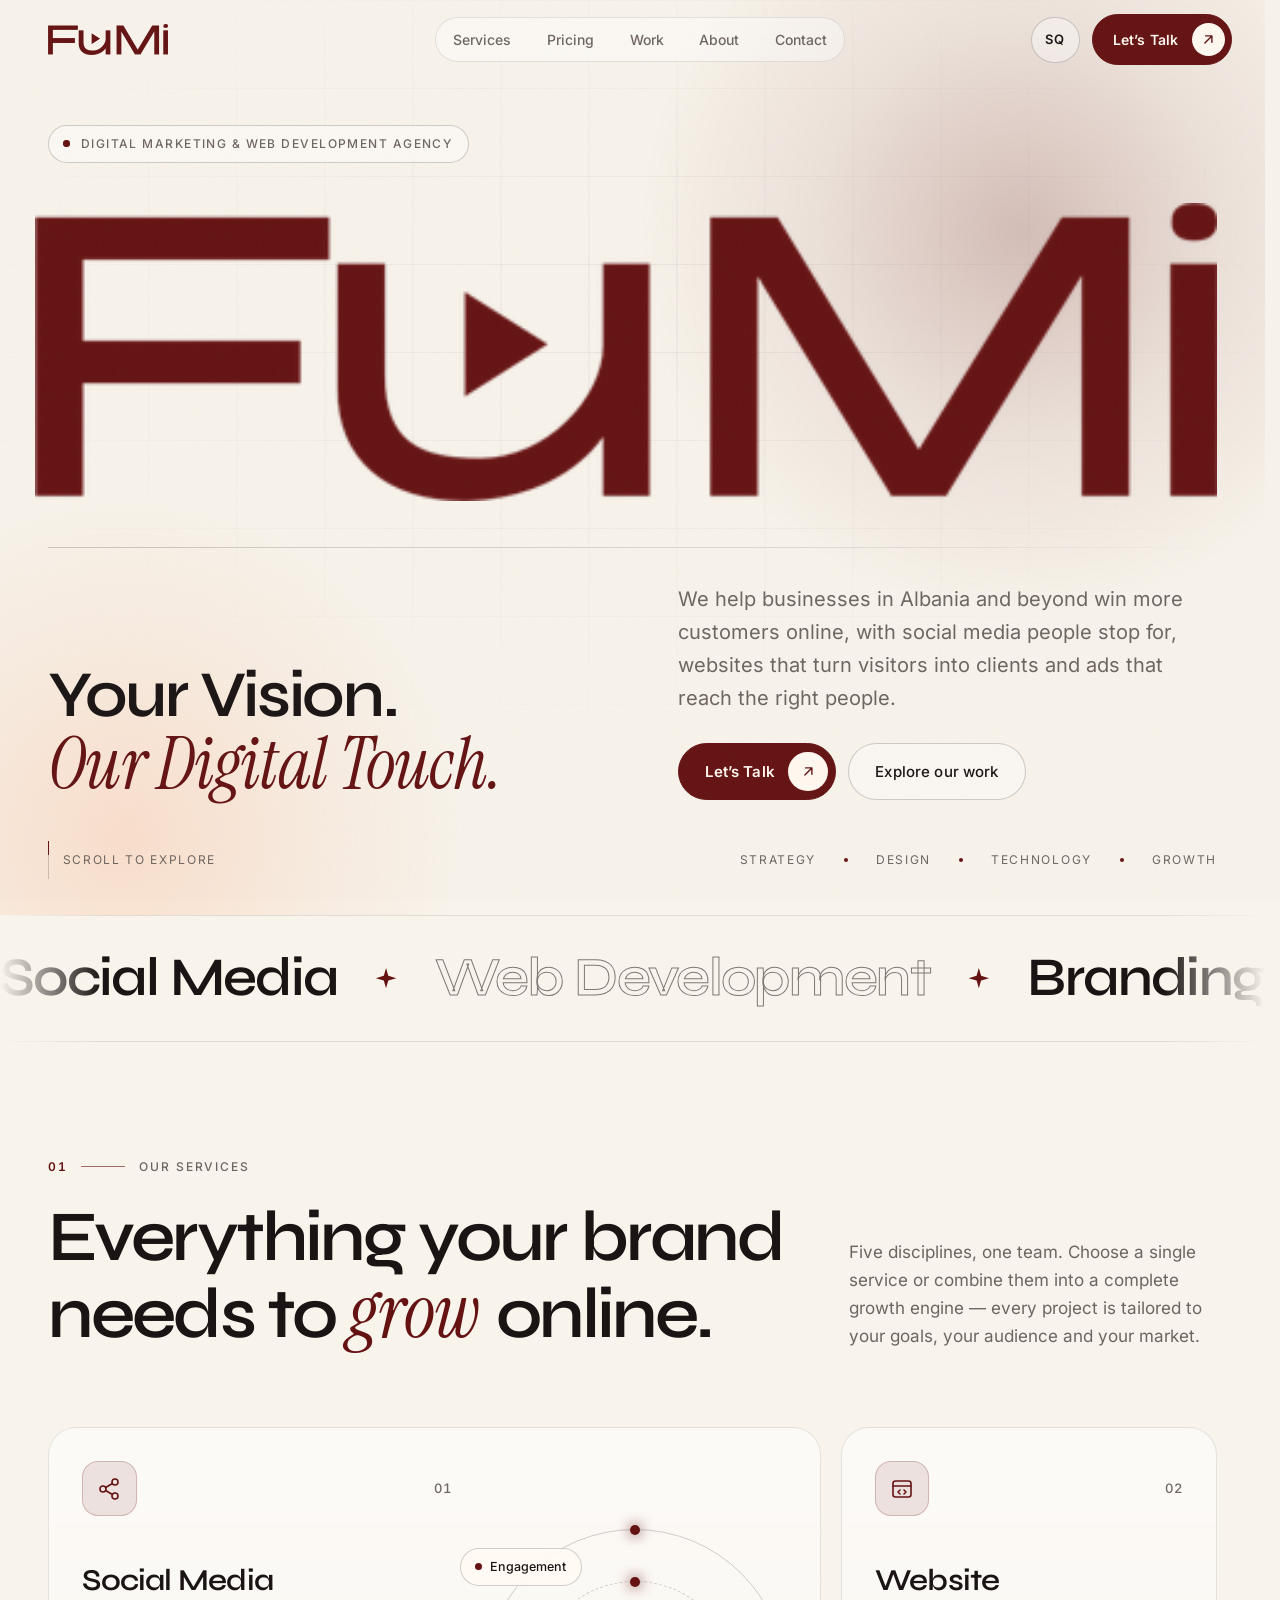
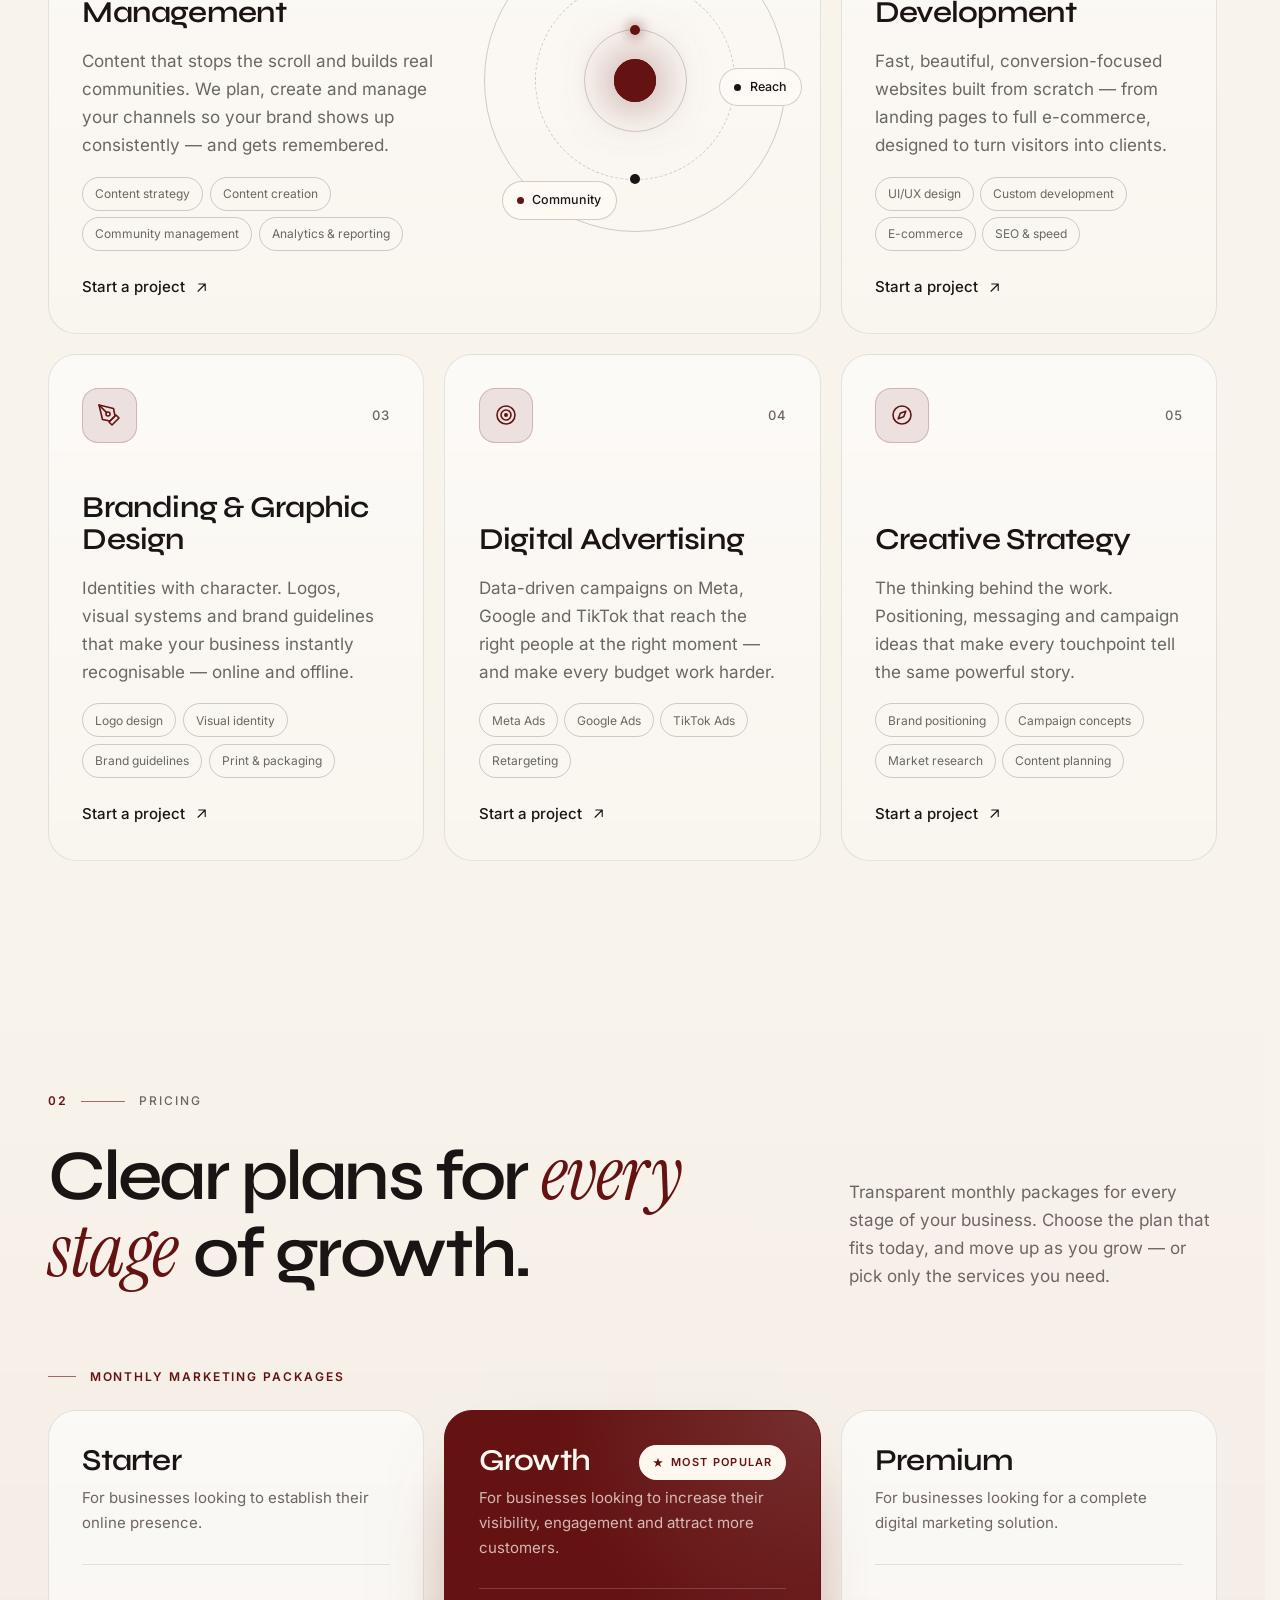
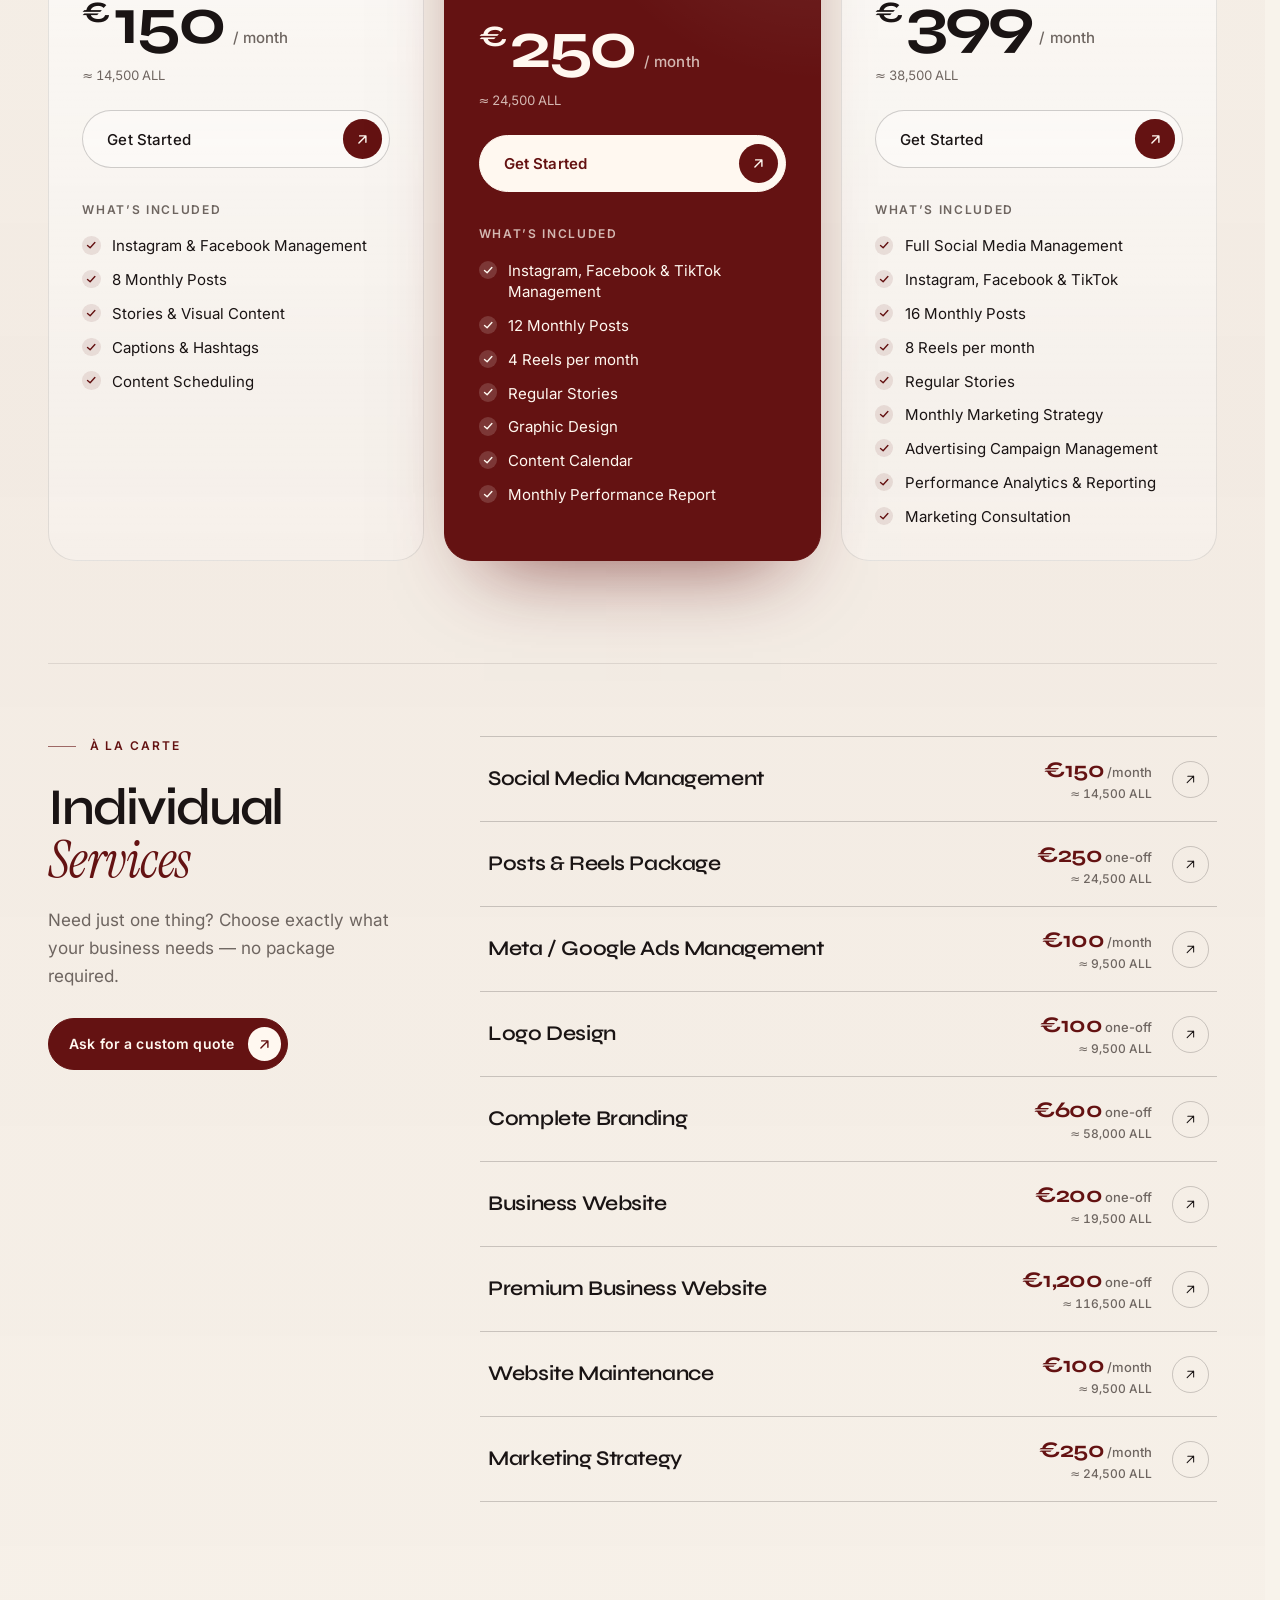
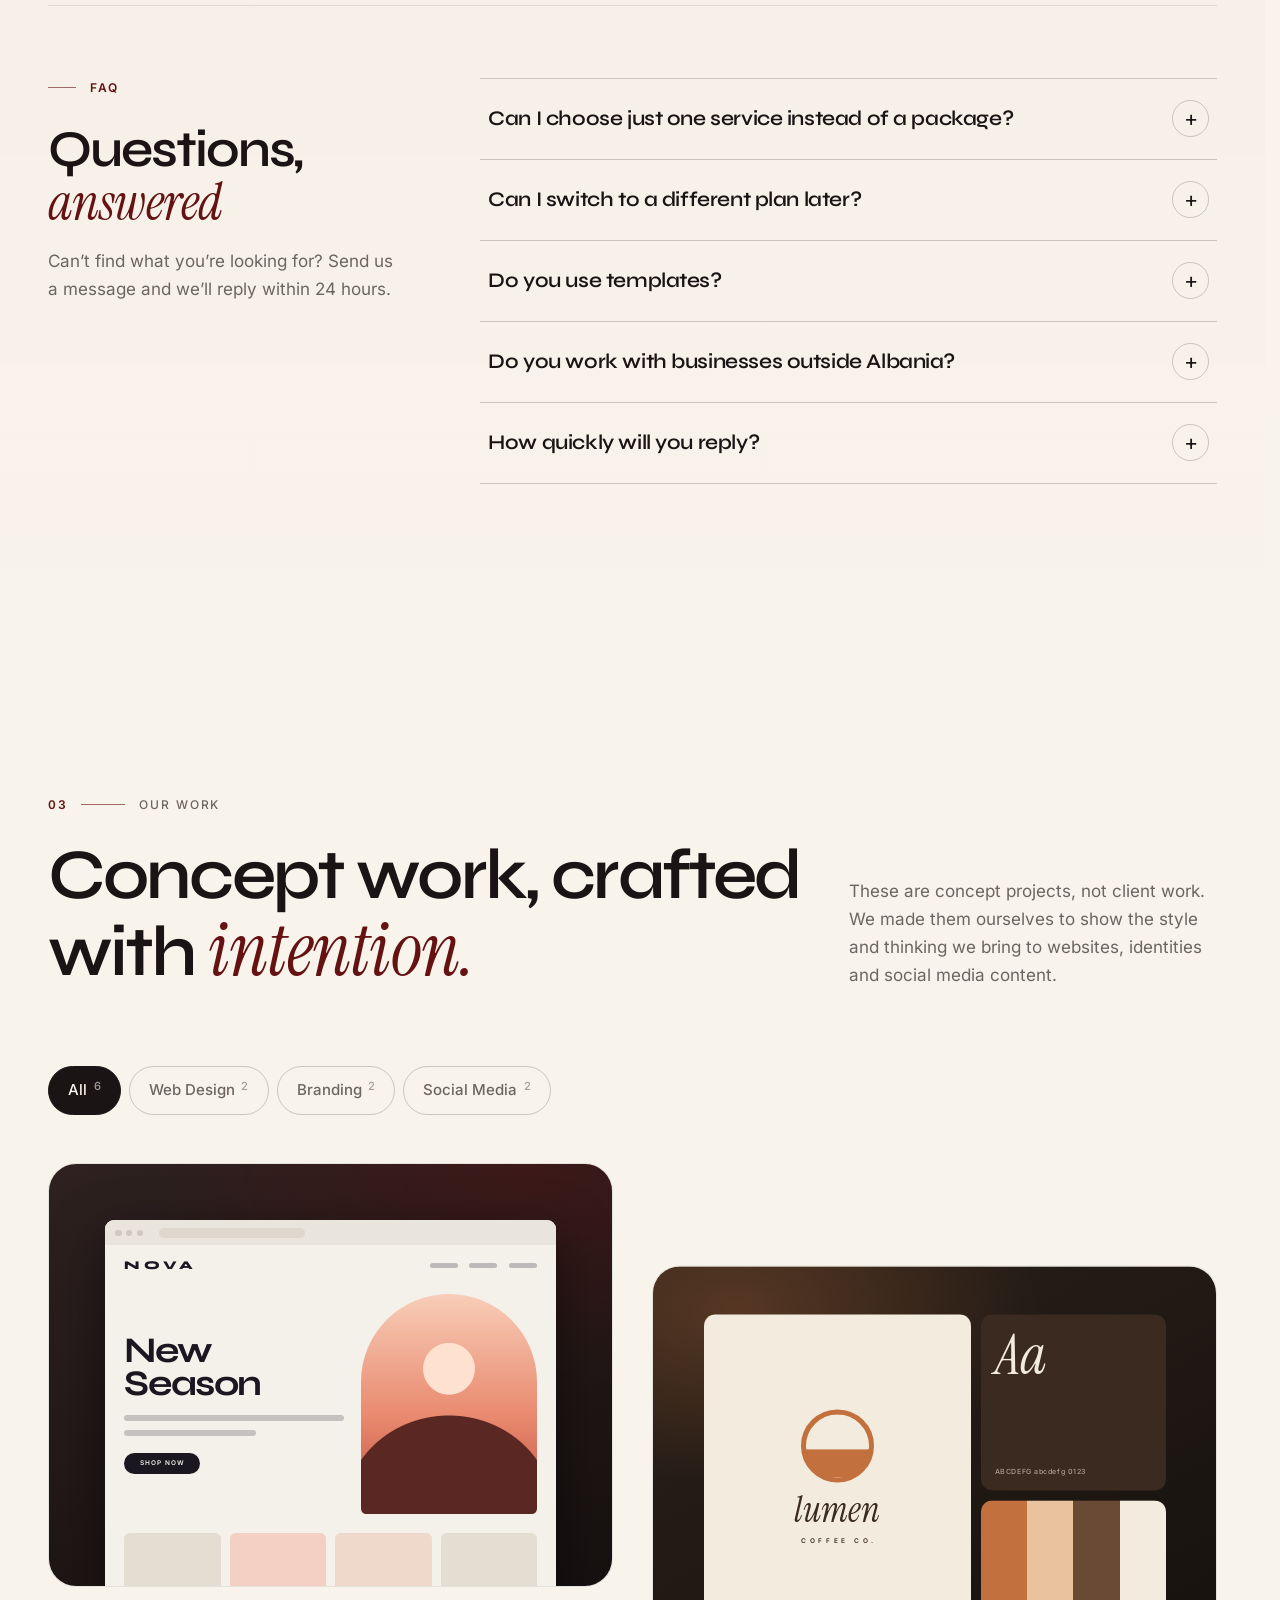
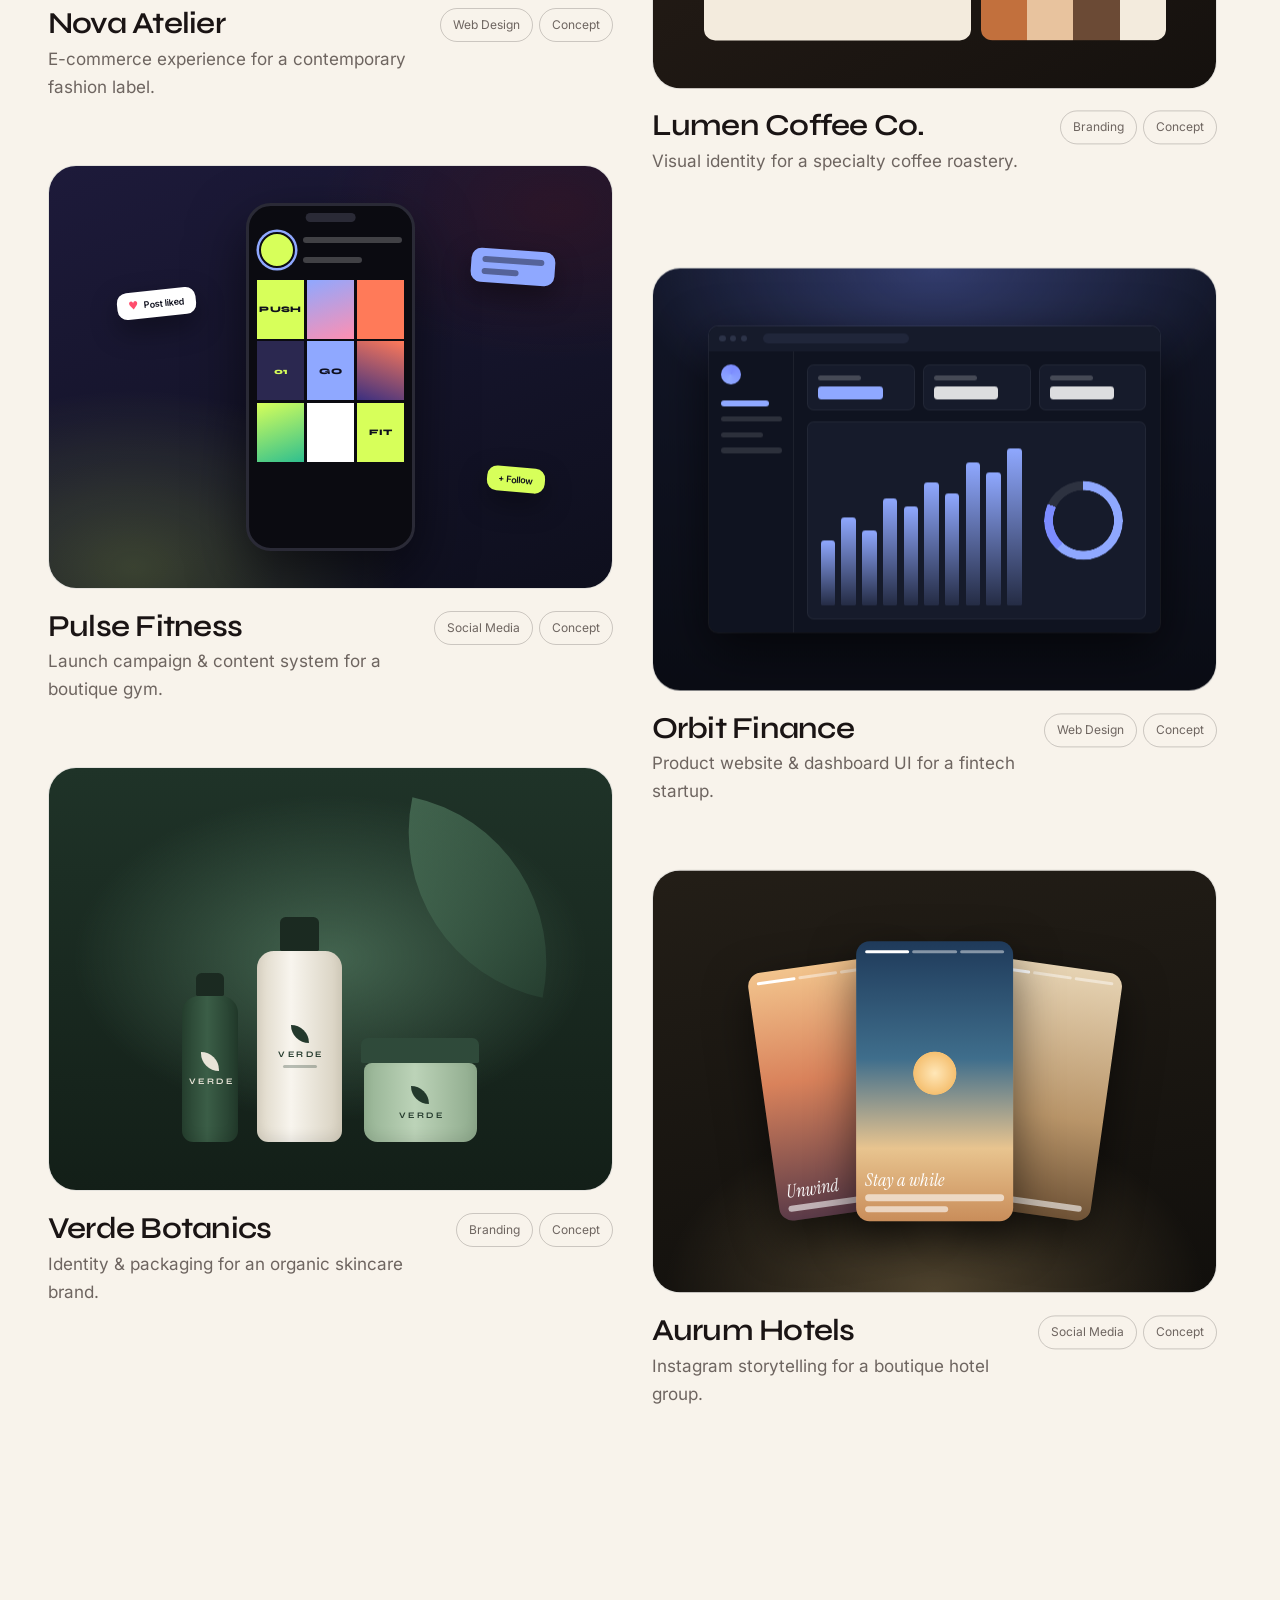
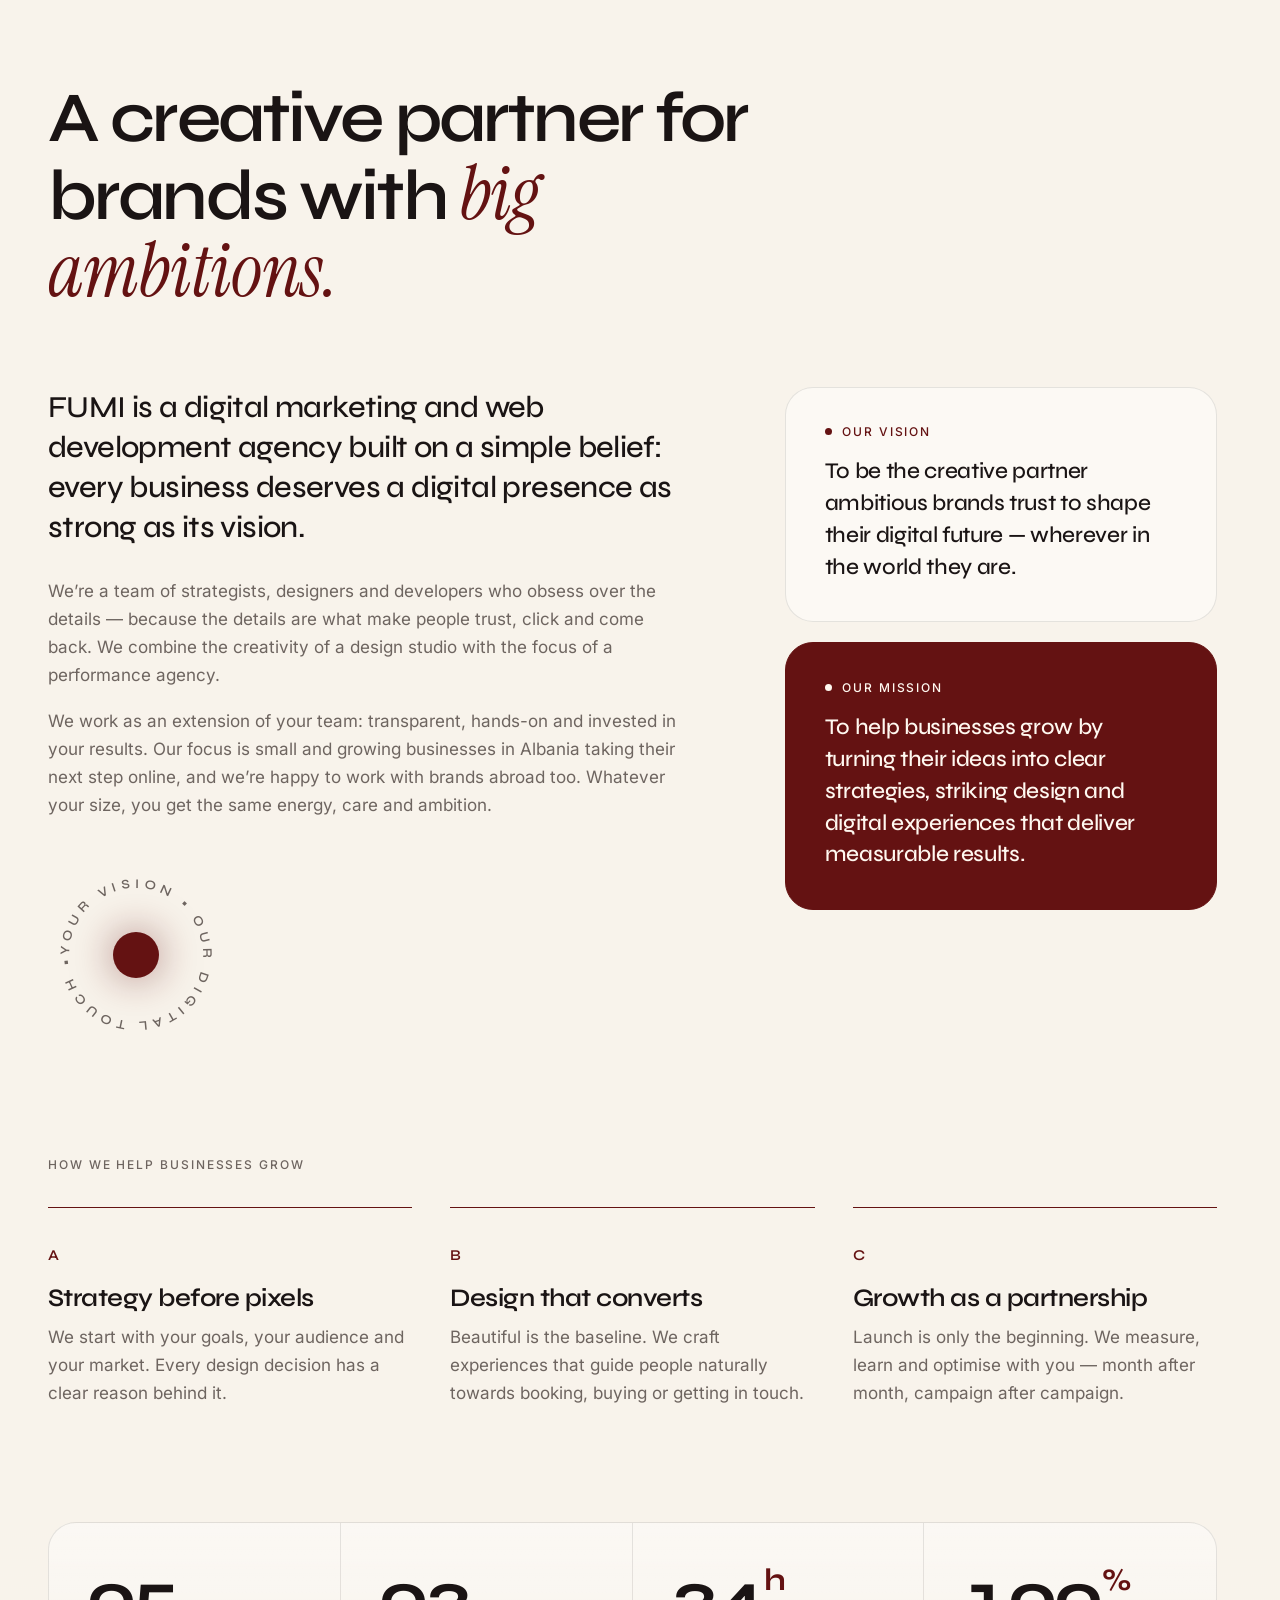
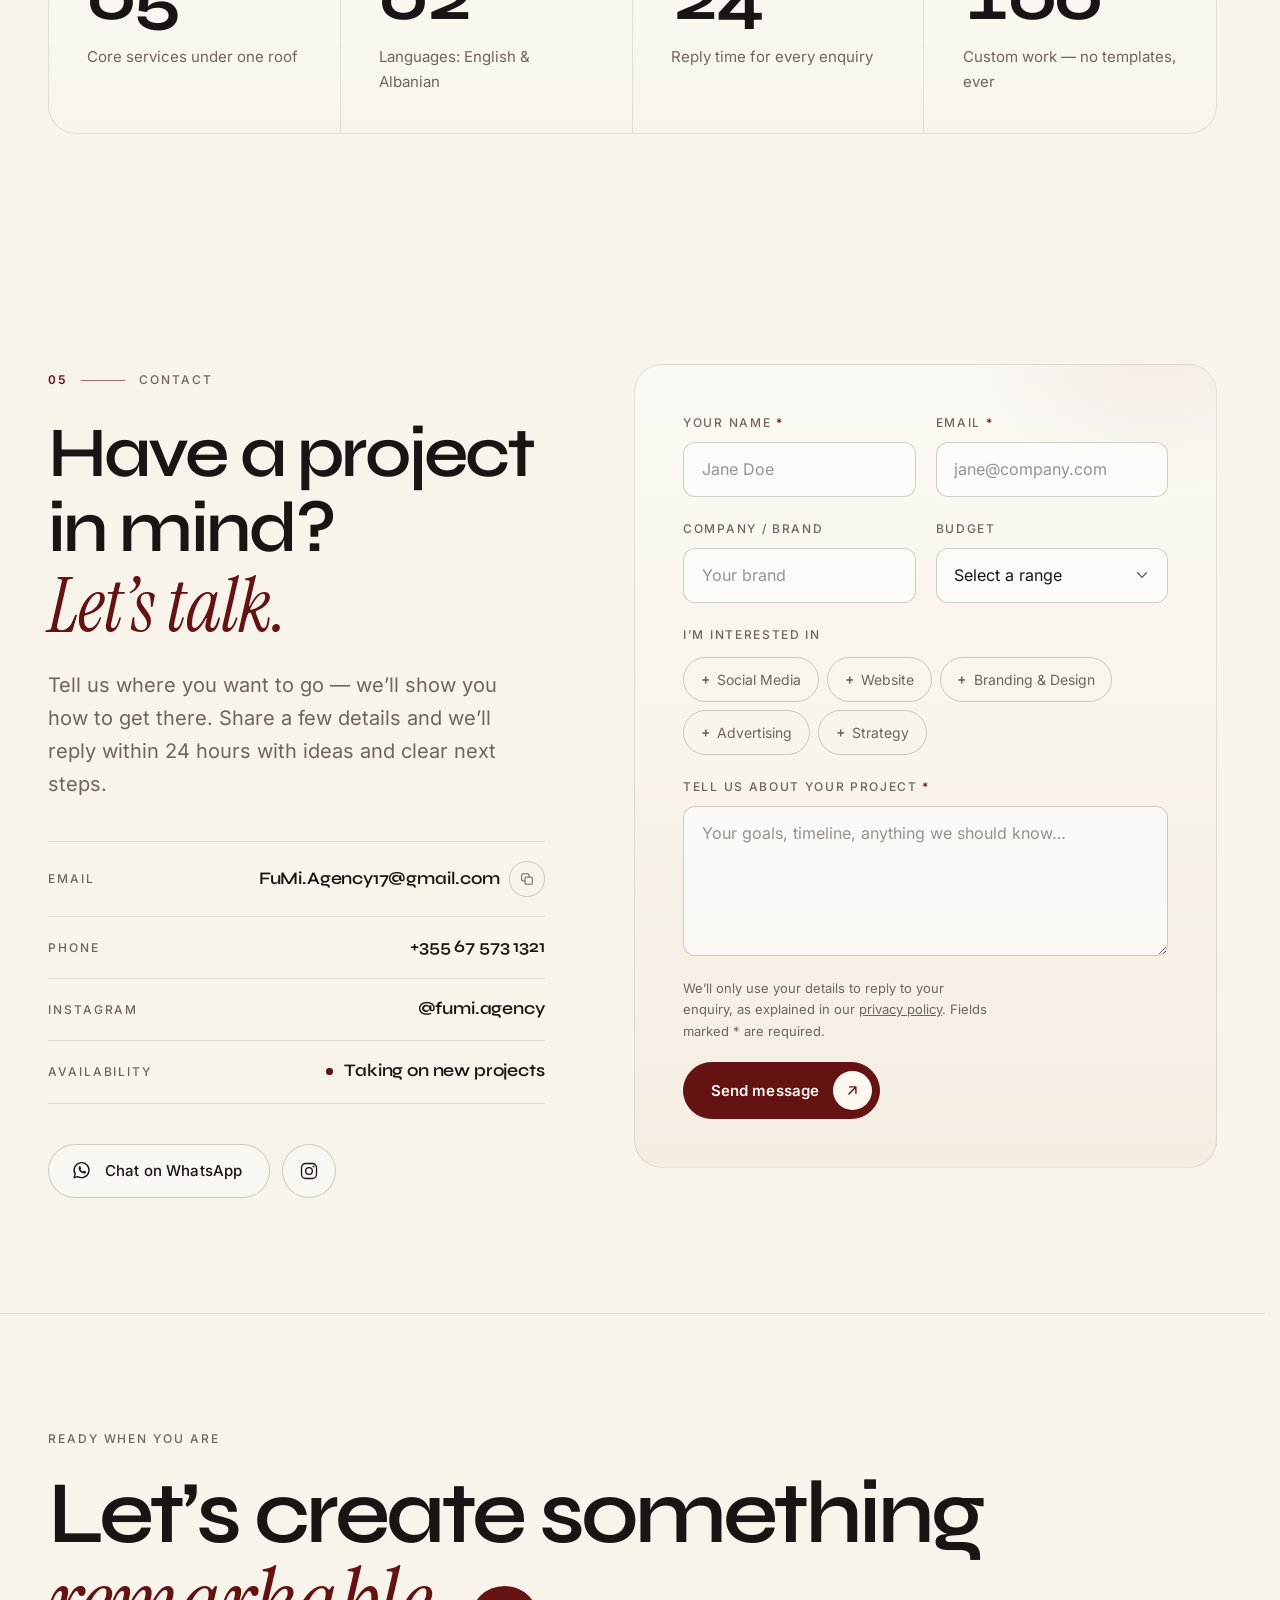
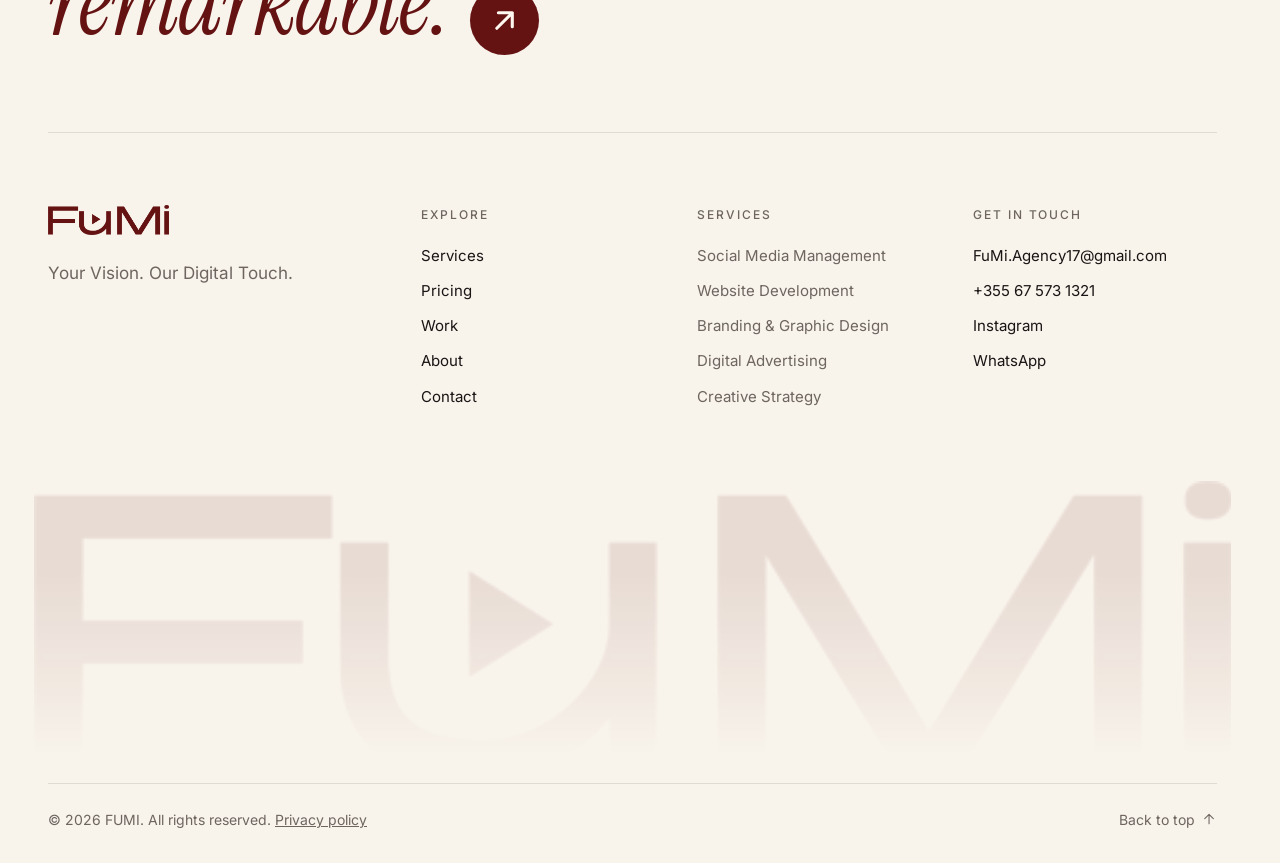
<file: index.html>
<!DOCTYPE html>
<html lang="en" class="no-js">
<head>
  <meta charset="UTF-8">
  <meta name="viewport" content="width=device-width, initial-scale=1">
  <title>FUMI — Digital Marketing &amp; Web Development Agency in Albania</title>
  <meta name="description" content="FUMI is a digital marketing and web development agency in Albania. We create websites, social media content, branding and ad campaigns that help businesses win more customers. Clear monthly packages from €150.">
  <meta name="theme-color" content="#F8F3EB">
  <meta name="color-scheme" content="light">
  <meta name="robots" content="index, follow">
  <link rel="canonical" href="https://www.fumi.agency/">
  <link rel="alternate" hreflang="en" href="https://www.fumi.agency/">
  <link rel="alternate" hreflang="sq" href="https://www.fumi.agency/sq/">
  <link rel="alternate" hreflang="x-default" href="https://www.fumi.agency/">

  <!-- Open Graph / social sharing -->
  <meta property="og:type" content="website">
  <meta property="og:site_name" content="FUMI">
  <meta property="og:locale" content="en_US">
  <meta property="og:locale:alternate" content="sq_AL">
  <meta property="og:title" content="FUMI — Digital Marketing &amp; Web Development Agency in Albania">
  <meta property="og:description" content="Websites, social media, branding and digital advertising that help businesses in Albania and beyond win more customers.">
  <meta property="og:url" content="https://www.fumi.agency/">
  <meta property="og:image" content="https://www.fumi.agency/assets/og-image.png">
  <meta property="og:image:width" content="1200">
  <meta property="og:image:height" content="630">
  <meta property="og:image:alt" content="FUMI — Your Vision. Our Digital Touch.">
  <meta name="twitter:card" content="summary_large_image">
  <meta name="twitter:title" content="FUMI — Digital Marketing &amp; Web Development Agency in Albania">
  <meta name="twitter:description" content="Websites, social media, branding and digital advertising that help businesses in Albania and beyond win more customers.">
  <meta name="twitter:image" content="https://www.fumi.agency/assets/og-image.png">

  <link rel="icon" href="assets/favicon.svg" type="image/svg+xml">
  <link rel="apple-touch-icon" href="assets/apple-touch-icon.png">

  <!-- Enables animations only when JavaScript runs; falls back to a static page if main.js fails to load -->
  <script>
    document.documentElement.className = 'js';
    setTimeout(function () { if (!window.__fumi) document.documentElement.className = 'no-js'; }, 4000);
  </script>

  <!-- Fonts are self-hosted in assets/fonts (no request to Google) -->
  <link rel="preload" href="assets/fonts/syne-latin.woff2" as="font" type="font/woff2" crossorigin>
  <link rel="preload" href="assets/fonts/inter-latin.woff2" as="font" type="font/woff2" crossorigin>
  <link rel="stylesheet" href="css/fonts.css">
  <link rel="stylesheet" href="css/style.css">
  <script src="js/main.js" defer></script>

  <script type="application/ld+json">
  {
    "@context": "https://schema.org",
    "@type": "ProfessionalService",
    "name": "FUMI",
    "description": "Digital marketing and web development agency in Albania offering social media management, website development, branding & graphic design, digital advertising and creative strategy.",
    "slogan": "Your Vision. Our Digital Touch.",
    "url": "https://www.fumi.agency/",
    "logo": "https://www.fumi.agency/assets/logo.png",
    "image": "https://www.fumi.agency/assets/og-image.png",
    "email": "FuMi.Agency17@gmail.com",
    "telephone": "+355675731321",
    "sameAs": ["https://www.instagram.com/fumi.agency/"],
    "address": { "@type": "PostalAddress", "addressCountry": "AL" },
    "contactPoint": {
      "@type": "ContactPoint",
      "contactType": "customer service",
      "telephone": "+355675731321",
      "email": "FuMi.Agency17@gmail.com",
      "availableLanguage": ["English", "Albanian"]
    },
    "areaServed": ["Albania", "Worldwide"],
    "priceRange": "€100 – €1,200",
    "currenciesAccepted": "EUR, ALL",
    "knowsAbout": ["Social Media Management", "Website Development", "Branding", "Graphic Design", "Digital Advertising", "Creative Strategy"]
  }
  </script>
  <!-- ANALYTICS — switched off until you have an account.
       Plausible (plausible.io) needs no cookies or consent banner, so the privacy policy stays accurate.
       Add fumi.agency in your Plausible dashboard, then delete the two comment lines around the script tag.
       Do the same in the other language file. If you choose Google Analytics instead, update the privacy policy too.
  <script defer data-domain="fumi.agency" src="https://plausible.io/js/script.js"></script>
  -->
</head>
<body>
  <a class="skip-link" href="#main">Skip to content</a>

  <!-- Icon sprite -->
  <svg class="sprite" aria-hidden="true" focusable="false" xmlns="http://www.w3.org/2000/svg">
    <symbol id="i-arrow" viewBox="0 0 24 24"><path d="M7 17 17 7M8 7h9v9"/></symbol>
    <symbol id="i-close" viewBox="0 0 24 24"><path d="M6 6l12 12M18 6 6 18"/></symbol>
    <symbol id="i-mail" viewBox="0 0 24 24"><rect x="3" y="5" width="18" height="14" rx="2.5"/><path d="m4 7 8 6 8-6"/></symbol>
    <symbol id="i-copy" viewBox="0 0 24 24"><rect x="9" y="9" width="11" height="11" rx="2.5"/><path d="M15 9V6.5A2.5 2.5 0 0 0 12.5 4h-6A2.5 2.5 0 0 0 4 6.5v6A2.5 2.5 0 0 0 6.5 15H9"/></symbol>
    <symbol id="i-check" viewBox="0 0 24 24"><path d="M5 12.5 10 17 19 7"/></symbol>
    <symbol id="i-instagram" viewBox="0 0 24 24"><rect x="3" y="3" width="18" height="18" rx="5"/><circle cx="12" cy="12" r="4"/><circle cx="17.5" cy="6.5" r="1.1" fill="currentColor" stroke="none"/></symbol>
    <symbol id="i-whatsapp" viewBox="0 0 24 24"><path d="M3.6 20.4l1.2-4.3A8.6 8.6 0 1 1 8 19.2z"/><path fill="currentColor" stroke="none" d="M9.1 7.6c.2-.4.4-.4.7-.4h.5c.2 0 .4 0 .6.4l.8 1.8c.1.2.1.4 0 .6l-.5.7c-.1.2-.1.3 0 .5.5.9 1.3 1.7 2.3 2.2.2.1.3.1.5-.1l.7-.8c.2-.2.3-.2.5-.1l1.8.8c.3.1.4.3.4.5 0 .5-.2 1.2-.8 1.5-.6.4-1.7.6-3.4-.1-1.5-.6-2.9-1.9-3.8-3.4-.8-1.4-.6-2.5-.3-3.1z"/></symbol>
    <symbol id="i-social" viewBox="0 0 24 24"><circle cx="18" cy="5" r="3"/><circle cx="6" cy="12" r="3"/><circle cx="18" cy="19" r="3"/><path d="m8.6 13.5 6.8 4M15.4 6.5l-6.8 4"/></symbol>
    <symbol id="i-web" viewBox="0 0 24 24"><rect x="3" y="4" width="18" height="16" rx="2.5"/><path d="M3 9h18M10 13l-2 2 2 2M14 13l2 2-2 2"/></symbol>
    <symbol id="i-brand" viewBox="0 0 24 24"><path d="m12 19 7-7 3 3-7 7-3-3z"/><path d="m18 13-1.5-7.5L2 2l3.5 14.5L13 18l5-5z"/><path d="m2 2 7.6 7.6"/><circle cx="11" cy="11" r="2"/></symbol>
    <symbol id="i-ads" viewBox="0 0 24 24"><circle cx="12" cy="12" r="9"/><circle cx="12" cy="12" r="5"/><circle cx="12" cy="12" r="1.2" fill="currentColor"/></symbol>
    <symbol id="i-strategy" viewBox="0 0 24 24"><circle cx="12" cy="12" r="9"/><path d="m15.8 8.2-2.1 5.5-5.5 2.1 2.1-5.5z"/></symbol>
  </svg>

  <!-- Intro loader / page transition curtain -->
  <div class="loader" aria-hidden="true">
    <div class="loader__brand">
      <span class="loader__word"><img class="loader__logo" src="assets/logo-fumi.png" srcset="assets/logo-fumi-480.webp 480w, assets/logo-fumi-960.webp 960w, assets/logo-fumi.webp 1903w" sizes="(min-width: 1160px) 415px, 36vw" alt="" width="1903" height="480"></span>
    </div>
    <div class="loader__bar"><span></span></div>
  </div>

  <div class="scroll-progress" aria-hidden="true"></div>

  <!-- ================= HEADER ================= -->
  <header class="header" id="header">
    <div class="container header__inner">
      <a class="logo" href="#home" aria-label="FUMI — back to top">
        <img class="logo__img" src="assets/logo-fumi.png" srcset="assets/logo-fumi-480.webp 480w, assets/logo-fumi-960.webp 960w, assets/logo-fumi.webp 1903w" sizes="125px" alt="FUMI" width="1903" height="480">
      </a>

      <nav class="nav" aria-label="Primary">
        <ul class="nav__list">
          <li><a class="nav__link" href="#services">Services</a></li>
          <li><a class="nav__link" href="#pricing">Pricing</a></li>
          <li><a class="nav__link" href="#work">Work</a></li>
          <li><a class="nav__link" href="#about">About</a></li>
          <li><a class="nav__link" href="#contact">Contact</a></li>
        </ul>
      </nav>

      <div class="header__actions">
        <a class="lang-switch" href="sq/" hreflang="sq" lang="sq" aria-label="Shqip — lexoni faqen në shqip">SQ</a>
        <a class="btn btn--primary btn--sm btn--icon header__cta" href="#contact" data-magnetic>
          <span class="btn__label">Let’s Talk</span>
          <span class="btn__icon" aria-hidden="true"><svg class="icon"><use href="#i-arrow"/></svg><svg class="icon"><use href="#i-arrow"/></svg></span>
        </a>
        <button class="burger" type="button" aria-label="Open menu" aria-expanded="false" aria-controls="mobile-menu">
          <span></span><span></span>
        </button>
      </div>
    </div>
  </header>

  <!-- Mobile menu -->
  <div class="menu" id="mobile-menu" aria-hidden="true">
    <nav class="menu__nav" aria-label="Mobile">
      <ul>
        <li style="--i:0"><a class="menu__link" href="#services"><span class="menu__num">01</span>Services</a></li>
        <li style="--i:1"><a class="menu__link" href="#pricing"><span class="menu__num">02</span>Pricing</a></li>
        <li style="--i:2"><a class="menu__link" href="#work"><span class="menu__num">03</span>Work</a></li>
        <li style="--i:3"><a class="menu__link" href="#about"><span class="menu__num">04</span>About</a></li>
        <li style="--i:4"><a class="menu__link" href="#contact"><span class="menu__num">05</span>Contact</a></li>
      </ul>
    </nav>
    <div class="menu__footer">
      <a href="mailto:fumi.agency17@gmail.com">FuMi.Agency17@gmail.com</a>
      <a href="tel:+355675731321">+355 67 573 1321</a>
      <div class="menu__socials">
        <a href="https://www.instagram.com/fumi.agency/" target="_blank" rel="noopener">Instagram</a>
        <a href="https://wa.me/355675731321" target="_blank" rel="noopener">WhatsApp</a>
      </div>
    </div>
  </div>

  <main id="main">

    <!-- ================= HERO ================= -->
    <section class="hero" id="home" aria-label="Introduction">
      <div class="hero__bg" aria-hidden="true">
        <div class="hero__grid"></div>
        <div class="hero__orb hero__orb--1"></div>
        <div class="hero__orb hero__orb--2"></div>
      </div>

      <div class="container hero__inner">
        <p class="hero__eyebrow" data-hero style="--hd:.25s"><span class="pulse" aria-hidden="true"></span>Digital Marketing &amp; Web Development Agency</p>

        <h1 class="hero__brand">
          <span class="sr-only">FUMI — Digital Marketing and Web Development Agency</span>
          <span class="hero__word" aria-hidden="true">
            <span class="char-wrap"><img class="hero__logo" src="assets/logo-fumi.png" srcset="assets/logo-fumi-480.webp 480w, assets/logo-fumi-960.webp 960w, assets/logo-fumi.webp 1903w" sizes="(min-width: 1320px) 1320px, 100vw" alt="" width="1903" height="480"></span>
          </span>
        </h1>

        <div class="hero__bottom">
          <p class="hero__title">
            <span class="line"><span style="--i:0">Your Vision.</span></span>
            <span class="line"><span style="--i:1"><em>Our Digital Touch.</em></span></span>
          </p>
          <div class="hero__aside">
            <p class="hero__intro" data-hero style="--hd:.9s">We help businesses in Albania and beyond win more customers online, with social media people stop for, websites that turn visitors into clients and ads that reach the right people.</p>
            <div class="hero__actions" data-hero style="--hd:1s">
              <a class="btn btn--primary btn--icon" href="#contact" data-magnetic>
                <span class="btn__label">Let’s Talk</span>
                <span class="btn__icon" aria-hidden="true"><svg class="icon"><use href="#i-arrow"/></svg><svg class="icon"><use href="#i-arrow"/></svg></span>
              </a>
              <a class="btn btn--ghost" href="#work"><span class="btn__label">Explore our work</span></a>
            </div>
          </div>
        </div>

        <div class="hero__footer" data-hero style="--hd:1.15s">
          <a class="scroll-cue" href="#services"><span class="scroll-cue__track" aria-hidden="true"><span></span></span>Scroll to explore</a>
          <ul class="hero__disciplines" aria-label="What we combine">
            <li>Strategy</li><li>Design</li><li>Technology</li><li>Growth</li>
          </ul>
        </div>
      </div>
    </section>

    <!-- Marquee -->
    <div class="marquee" aria-hidden="true">
      <div class="marquee__track">
        <div class="marquee__group">
          <span class="marquee__item">Social Media</span><span class="marquee__star"></span>
          <span class="marquee__item marquee__item--outline">Web Development</span><span class="marquee__star"></span>
          <span class="marquee__item">Branding</span><span class="marquee__star"></span>
          <span class="marquee__item marquee__item--outline">Digital Advertising</span><span class="marquee__star"></span>
          <span class="marquee__item">Creative Strategy</span><span class="marquee__star"></span>
        </div>
        <div class="marquee__group">
          <span class="marquee__item">Social Media</span><span class="marquee__star"></span>
          <span class="marquee__item marquee__item--outline">Web Development</span><span class="marquee__star"></span>
          <span class="marquee__item">Branding</span><span class="marquee__star"></span>
          <span class="marquee__item marquee__item--outline">Digital Advertising</span><span class="marquee__star"></span>
          <span class="marquee__item">Creative Strategy</span><span class="marquee__star"></span>
        </div>
      </div>
    </div>

    <!-- ================= SERVICES ================= -->
    <section class="section services" id="services" aria-labelledby="services-title">
      <div class="container">
        <header class="section-head">
          <p class="section-label" data-reveal><span class="section-label__num">01</span>Our Services</p>
          <h2 class="section-title" id="services-title" data-reveal>Everything your brand needs to <em>grow</em> online.</h2>
          <p class="section-intro" data-reveal>Five disciplines, one team. Choose a single service or combine them into a complete growth engine — every project is tailored to your goals, your audience and your market.</p>
        </header>

        <div class="services__grid" data-reveal-group>
          <article class="service service--featured" data-reveal data-spotlight>
            <div class="service__content">
              <div class="service__top">
                <span class="service__icon"><svg class="icon"><use href="#i-social"/></svg></span>
                <span class="service__num">01</span>
              </div>
              <h3 class="service__title">Social Media Management</h3>
              <p class="service__text">Content that stops the scroll and builds real communities. We plan, create and manage your channels so your brand shows up consistently — and gets remembered.</p>
              <ul class="service__tags">
                <li>Content strategy</li><li>Content creation</li><li>Community management</li><li>Analytics &amp; reporting</li>
              </ul>
              <a class="service__link" href="#contact" data-service="Social Media Management">Start a project <svg class="icon" aria-hidden="true"><use href="#i-arrow"/></svg></a>
            </div>
            <div class="service__visual" aria-hidden="true">
              <div class="orbit">
                <span class="orbit__ring orbit__ring--1"><i></i></span>
                <span class="orbit__ring orbit__ring--2"><i></i><i></i></span>
                <span class="orbit__ring orbit__ring--3"><i></i></span>
                <span class="orbit__core"></span>
                <span class="orbit__chip orbit__chip--1"><b></b>Engagement</span>
                <span class="orbit__chip orbit__chip--2"><b></b>Reach</span>
                <span class="orbit__chip orbit__chip--3"><b></b>Community</span>
              </div>
            </div>
          </article>

          <article class="service" data-reveal data-spotlight>
            <div class="service__content">
              <div class="service__top">
                <span class="service__icon"><svg class="icon"><use href="#i-web"/></svg></span>
                <span class="service__num">02</span>
              </div>
              <h3 class="service__title">Website Development</h3>
              <p class="service__text">Fast, beautiful, conversion-focused websites built from scratch — from landing pages to full e-commerce, designed to turn visitors into clients.</p>
              <ul class="service__tags">
                <li>UI/UX design</li><li>Custom development</li><li>E-commerce</li><li>SEO &amp; speed</li>
              </ul>
              <a class="service__link" href="#contact" data-service="Website Development">Start a project <svg class="icon" aria-hidden="true"><use href="#i-arrow"/></svg></a>
            </div>
          </article>

          <article class="service" data-reveal data-spotlight>
            <div class="service__content">
              <div class="service__top">
                <span class="service__icon"><svg class="icon"><use href="#i-brand"/></svg></span>
                <span class="service__num">03</span>
              </div>
              <h3 class="service__title">Branding &amp; Graphic Design</h3>
              <p class="service__text">Identities with character. Logos, visual systems and brand guidelines that make your business instantly recognisable — online and offline.</p>
              <ul class="service__tags">
                <li>Logo design</li><li>Visual identity</li><li>Brand guidelines</li><li>Print &amp; packaging</li>
              </ul>
              <a class="service__link" href="#contact" data-service="Branding &amp; Graphic Design">Start a project <svg class="icon" aria-hidden="true"><use href="#i-arrow"/></svg></a>
            </div>
          </article>

          <article class="service" data-reveal data-spotlight>
            <div class="service__content">
              <div class="service__top">
                <span class="service__icon"><svg class="icon"><use href="#i-ads"/></svg></span>
                <span class="service__num">04</span>
              </div>
              <h3 class="service__title">Digital Advertising</h3>
              <p class="service__text">Data-driven campaigns on Meta, Google and TikTok that reach the right people at the right moment — and make every budget work harder.</p>
              <ul class="service__tags">
                <li>Meta Ads</li><li>Google Ads</li><li>TikTok Ads</li><li>Retargeting</li>
              </ul>
              <a class="service__link" href="#contact" data-service="Digital Advertising">Start a project <svg class="icon" aria-hidden="true"><use href="#i-arrow"/></svg></a>
            </div>
          </article>

          <article class="service" data-reveal data-spotlight>
            <div class="service__content">
              <div class="service__top">
                <span class="service__icon"><svg class="icon"><use href="#i-strategy"/></svg></span>
                <span class="service__num">05</span>
              </div>
              <h3 class="service__title">Creative Strategy</h3>
              <p class="service__text">The thinking behind the work. Positioning, messaging and campaign ideas that make every touchpoint tell the same powerful story.</p>
              <ul class="service__tags">
                <li>Brand positioning</li><li>Campaign concepts</li><li>Market research</li><li>Content planning</li>
              </ul>
              <a class="service__link" href="#contact" data-service="Creative Strategy">Start a project <svg class="icon" aria-hidden="true"><use href="#i-arrow"/></svg></a>
            </div>
          </article>
        </div>
      </div>
    </section>

    <!-- ================= PRICING ================= -->
    <section class="section pricing" id="pricing" aria-labelledby="pricing-title">
      <div class="container">
        <header class="section-head">
          <p class="section-label" data-reveal><span class="section-label__num">02</span>Pricing</p>
          <h2 class="section-title" id="pricing-title" data-reveal>Clear plans for <em>every stage</em> of growth.</h2>
          <p class="section-intro" data-reveal>Transparent monthly packages for every stage of your business. Choose the plan that fits today, and move up as you grow — or pick only the services you need.</p>
        </header>

        <p class="pricing__label" data-reveal>Monthly marketing packages</p>
        <div class="plans" data-reveal-group>
          <article class="plan" data-reveal>
            <div class="plan__head">
              <h3 class="plan__name">Starter</h3>
              <p class="plan__desc">For businesses looking to establish their online presence.</p>
            </div>
            <p class="plan__price"><span class="plan__currency">€</span>150<span class="plan__per">/ month</span></p>
            <p class="plan__all" data-eur="150"></p>
            <a class="btn btn--ghost btn--icon plan__cta" href="#contact" data-service="Social Media Management" data-package="Starter package (€150/month)">
              <span class="btn__label">Get Started</span>
              <span class="btn__icon" aria-hidden="true"><svg class="icon"><use href="#i-arrow"/></svg><svg class="icon"><use href="#i-arrow"/></svg></span>
            </a>
            <p class="plan__includes">What’s included</p>
            <ul class="plan__list">
              <li><svg class="icon" aria-hidden="true"><use href="#i-check"/></svg>Instagram &amp; Facebook Management</li>
              <li><svg class="icon" aria-hidden="true"><use href="#i-check"/></svg>8 Monthly Posts</li>
              <li><svg class="icon" aria-hidden="true"><use href="#i-check"/></svg>Stories &amp; Visual Content</li>
              <li><svg class="icon" aria-hidden="true"><use href="#i-check"/></svg>Captions &amp; Hashtags</li>
              <li><svg class="icon" aria-hidden="true"><use href="#i-check"/></svg>Content Scheduling</li>
            </ul>
          </article>

          <article class="plan plan--featured" data-reveal>
            <span class="plan__badge">Most Popular</span>
            <div class="plan__head">
              <h3 class="plan__name">Growth</h3>
              <p class="plan__desc">For businesses looking to increase their visibility, engagement and attract more customers.</p>
            </div>
            <p class="plan__price"><span class="plan__currency">€</span>250<span class="plan__per">/ month</span></p>
            <p class="plan__all" data-eur="250"></p>
            <a class="btn btn--icon plan__cta" href="#contact" data-service="Social Media Management" data-package="Growth package (€250/month)">
              <span class="btn__label">Get Started</span>
              <span class="btn__icon" aria-hidden="true"><svg class="icon"><use href="#i-arrow"/></svg><svg class="icon"><use href="#i-arrow"/></svg></span>
            </a>
            <p class="plan__includes">What’s included</p>
            <ul class="plan__list">
              <li><svg class="icon" aria-hidden="true"><use href="#i-check"/></svg>Instagram, Facebook &amp; TikTok Management</li>
              <li><svg class="icon" aria-hidden="true"><use href="#i-check"/></svg>12 Monthly Posts</li>
              <li><svg class="icon" aria-hidden="true"><use href="#i-check"/></svg>4 Reels per month</li>
              <li><svg class="icon" aria-hidden="true"><use href="#i-check"/></svg>Regular Stories</li>
              <li><svg class="icon" aria-hidden="true"><use href="#i-check"/></svg>Graphic Design</li>
              <li><svg class="icon" aria-hidden="true"><use href="#i-check"/></svg>Content Calendar</li>
              <li><svg class="icon" aria-hidden="true"><use href="#i-check"/></svg>Monthly Performance Report</li>
            </ul>
          </article>

          <article class="plan" data-reveal>
            <div class="plan__head">
              <h3 class="plan__name">Premium</h3>
              <p class="plan__desc">For businesses looking for a complete digital marketing solution.</p>
            </div>
            <p class="plan__price"><span class="plan__currency">€</span>399<span class="plan__per">/ month</span></p>
            <p class="plan__all" data-eur="399"></p>
            <a class="btn btn--ghost btn--icon plan__cta" href="#contact" data-service="Social Media Management" data-package="Premium package (€399/month)">
              <span class="btn__label">Get Started</span>
              <span class="btn__icon" aria-hidden="true"><svg class="icon"><use href="#i-arrow"/></svg><svg class="icon"><use href="#i-arrow"/></svg></span>
            </a>
            <p class="plan__includes">What’s included</p>
            <ul class="plan__list">
              <li><svg class="icon" aria-hidden="true"><use href="#i-check"/></svg>Full Social Media Management</li>
              <li><svg class="icon" aria-hidden="true"><use href="#i-check"/></svg>Instagram, Facebook &amp; TikTok</li>
              <li><svg class="icon" aria-hidden="true"><use href="#i-check"/></svg>16 Monthly Posts</li>
              <li><svg class="icon" aria-hidden="true"><use href="#i-check"/></svg>8 Reels per month</li>
              <li><svg class="icon" aria-hidden="true"><use href="#i-check"/></svg>Regular Stories</li>
              <li><svg class="icon" aria-hidden="true"><use href="#i-check"/></svg>Monthly Marketing Strategy</li>
              <li><svg class="icon" aria-hidden="true"><use href="#i-check"/></svg>Advertising Campaign Management</li>
              <li><svg class="icon" aria-hidden="true"><use href="#i-check"/></svg>Performance Analytics &amp; Reporting</li>
              <li><svg class="icon" aria-hidden="true"><use href="#i-check"/></svg>Marketing Consultation</li>
            </ul>
          </article>
        </div>

        <div class="extras" id="individual-services">
          <div class="extras__head" data-reveal>
            <p class="pricing__label">À la carte</p>
            <h3 class="extras__title">Individual <em>Services</em></h3>
            <p class="extras__intro">Need just one thing? Choose exactly what your business needs — no package required.</p>
            <a class="btn btn--primary btn--icon btn--sm" href="#contact">
              <span class="btn__label">Ask for a custom quote</span>
              <span class="btn__icon" aria-hidden="true"><svg class="icon"><use href="#i-arrow"/></svg><svg class="icon"><use href="#i-arrow"/></svg></span>
            </a>
          </div>
          <ul class="extras__list" data-reveal-group>
            <li data-reveal><a class="extra" href="#contact" data-service="Social Media Management" data-package="Social Media Management (€150/month)"><span class="extra__name">Social Media Management</span><span class="extra__price">€150<small>/month</small><span class="extra__all" data-eur="150"></span></span><svg class="icon extra__arrow" aria-hidden="true"><use href="#i-arrow"/></svg></a></li>
            <li data-reveal><a class="extra" href="#contact" data-service="Social Media Management" data-package="Posts &amp; Reels Package (€250, one-off)"><span class="extra__name">Posts &amp; Reels Package</span><span class="extra__price">€250<small>one-off</small><span class="extra__all" data-eur="250"></span></span><svg class="icon extra__arrow" aria-hidden="true"><use href="#i-arrow"/></svg></a></li>
            <li data-reveal><a class="extra" href="#contact" data-service="Digital Advertising" data-package="Meta / Google Ads Management (€100/month)"><span class="extra__name">Meta / Google Ads Management</span><span class="extra__price">€100<small>/month</small><span class="extra__all" data-eur="100"></span></span><svg class="icon extra__arrow" aria-hidden="true"><use href="#i-arrow"/></svg></a></li>
            <li data-reveal><a class="extra" href="#contact" data-service="Branding &amp; Graphic Design" data-package="Logo Design (€100, one-off)"><span class="extra__name">Logo Design</span><span class="extra__price">€100<small>one-off</small><span class="extra__all" data-eur="100"></span></span><svg class="icon extra__arrow" aria-hidden="true"><use href="#i-arrow"/></svg></a></li>
            <li data-reveal><a class="extra" href="#contact" data-service="Branding &amp; Graphic Design" data-package="Complete Branding (€600, one-off)"><span class="extra__name">Complete Branding</span><span class="extra__price">€600<small>one-off</small><span class="extra__all" data-eur="600"></span></span><svg class="icon extra__arrow" aria-hidden="true"><use href="#i-arrow"/></svg></a></li>
            <li data-reveal><a class="extra" href="#contact" data-service="Website Development" data-package="Business Website (€200, one-off)"><span class="extra__name">Business Website</span><span class="extra__price">€200<small>one-off</small><span class="extra__all" data-eur="200"></span></span><svg class="icon extra__arrow" aria-hidden="true"><use href="#i-arrow"/></svg></a></li>
            <li data-reveal><a class="extra" href="#contact" data-service="Website Development" data-package="Premium Business Website (€1,200, one-off)"><span class="extra__name">Premium Business Website</span><span class="extra__price">€1,200<small>one-off</small><span class="extra__all" data-eur="1200"></span></span><svg class="icon extra__arrow" aria-hidden="true"><use href="#i-arrow"/></svg></a></li>
            <li data-reveal><a class="extra" href="#contact" data-service="Website Development" data-package="Website Maintenance (€100/month)"><span class="extra__name">Website Maintenance</span><span class="extra__price">€100<small>/month</small><span class="extra__all" data-eur="100"></span></span><svg class="icon extra__arrow" aria-hidden="true"><use href="#i-arrow"/></svg></a></li>
            <li data-reveal><a class="extra" href="#contact" data-service="Creative Strategy" data-package="Marketing Strategy (€250/month)"><span class="extra__name">Marketing Strategy</span><span class="extra__price">€250<small>/month</small><span class="extra__all" data-eur="250"></span></span><svg class="icon extra__arrow" aria-hidden="true"><use href="#i-arrow"/></svg></a></li>
          </ul>
        </div>

        <div class="faq" id="faq">
          <div class="faq__head" data-reveal>
            <p class="pricing__label">FAQ</p>
            <h3 class="extras__title">Questions, <em>answered</em></h3>
            <p class="extras__intro">Can’t find what you’re looking for? Send us a message and we’ll reply within 24 hours.</p>
          </div>
          <div class="faq__list" data-reveal-group>
            <details class="faq__item" data-reveal>
              <summary>Can I choose just one service instead of a package?</summary>
              <p class="faq__answer">Yes. Every service is also available on its own — see Individual Services above — or ask us for a custom quote that combines exactly what you need.</p>
            </details>
            <details class="faq__item" data-reveal>
              <summary>Can I switch to a different plan later?</summary>
              <p class="faq__answer">Yes. Start with the plan that fits your business today and move up as you grow — just let us know.</p>
            </details>
            <details class="faq__item" data-reveal>
              <summary>Do you use templates?</summary>
              <p class="faq__answer">No. Every website, identity and campaign is designed from scratch for your brand, your audience and your goals.</p>
            </details>
            <details class="faq__item" data-reveal>
              <summary>Do you work with businesses outside Albania?</summary>
              <p class="faq__answer">Yes. We work with local businesses and international brands alike, in English or Albanian.</p>
            </details>
            <details class="faq__item" data-reveal>
              <summary>How quickly will you reply?</summary>
              <p class="faq__answer">Within 24 hours. Message us through the form, by email or on WhatsApp and we’ll come back with ideas and clear next steps.</p>
            </details>
            <details class="faq__item" data-reveal>
              <summary>Why are prices shown in euros and lekë?</summary>
              <p class="faq__answer">Our prices are set in euros. The amounts in lekë are approximate, based on a recent exchange rate, to give you a quick idea of the cost.</p>
            </details>
            <!-- DRAFT ANSWERS — hidden until you confirm them. These are common agency terms, not your real policy yet.
                 Edit each answer to match how you actually work, then delete the word "hidden" from its <details> line.
                 Do the same in sq/index.html. -->
            <details class="faq__item" data-reveal hidden>
              <summary>Is there a minimum contract length?</summary>
              <p class="faq__answer">No. Monthly packages run month to month with no long-term contract. We recommend at least three months to see real results, and you can cancel with 30 days’ notice.</p>
            </details>
            <details class="faq__item" data-reveal hidden>
              <summary>How and when do I pay?</summary>
              <p class="faq__answer">Monthly packages are paid at the start of each month. One-off projects such as websites and branding are paid 50% upfront and 50% on delivery. We accept bank transfer.</p>
            </details>
            <details class="faq__item" data-reveal hidden>
              <summary>Is the advertising budget included in the price?</summary>
              <p class="faq__answer">No. Our fee covers planning, setting up and managing your campaigns. The ad budget itself is paid directly to Meta or Google, and you decide how much to spend. We’ll suggest a starting budget that fits your goals.</p>
            </details>
            <details class="faq__item" data-reveal hidden>
              <summary>How many rounds of revisions are included?</summary>
              <p class="faq__answer">Every design project includes two rounds of revisions. Extra rounds are possible and agreed in advance.</p>
            </details>
          </div>
        </div>
      </div>
    </section>

    <!-- ================= WORK ================= -->
    <!-- NOTE: The six projects below are sample showcase pieces. Replace them with your real case studies
         (title, description, category, and the hidden .project__details block used by the pop-up). -->
    <section class="section work" id="work" aria-labelledby="work-title">
      <div class="container">
        <header class="section-head">
          <p class="section-label" data-reveal><span class="section-label__num">03</span>Our Work</p>
          <h2 class="section-title" id="work-title" data-reveal>Concept work, crafted with <em>intention.</em></h2>
          <p class="section-intro" data-reveal>These are concept projects, not client work. We made them ourselves to show the style and thinking we bring to websites, identities and social media content.</p>
        </header>

        <div class="work__filters" role="group" aria-label="Filter projects" data-reveal>
          <button class="filter is-active" type="button" data-filter="all" aria-pressed="true">All <span class="filter__count"></span></button>
          <button class="filter" type="button" data-filter="web" aria-pressed="false">Web Design <span class="filter__count"></span></button>
          <button class="filter" type="button" data-filter="branding" aria-pressed="false">Branding <span class="filter__count"></span></button>
          <button class="filter" type="button" data-filter="social" aria-pressed="false">Social Media <span class="filter__count"></span></button>
        </div>
        <p class="sr-only" id="work-status" aria-live="polite"></p>

        <div class="work__grid">
          <!-- Project 1 -->
          <article class="project" data-category="web" data-label="Web Design · Concept" data-service="Website Development" data-reveal>
            <div class="project__media" aria-hidden="true">
              <div class="mock mock--nova">
                <div class="m-browser">
                  <div class="m-browser__bar"><i></i><i></i><i></i><span class="m-browser__url"></span></div>
                  <div class="nova-body">
                    <div class="nova-nav"><b>NOVA</b><span></span><span></span><span></span></div>
                    <div class="nova-hero">
                      <div class="nova-copy">
                        <strong>New<br>Season</strong>
                        <span class="m-line"></span><span class="m-line m-line--short"></span>
                        <span class="nova-btn">SHOP NOW</span>
                      </div>
                      <div class="nova-arch"></div>
                    </div>
                    <div class="nova-products"><span></span><span></span><span></span><span></span></div>
                  </div>
                </div>
              </div>
              <span class="project__view">View project</span>
            </div>
            <div class="project__meta">
              <h3 class="project__title"><button class="project__open" type="button" aria-haspopup="dialog">Nova Atelier</button></h3>
              <p class="project__desc">E-commerce experience for a contemporary fashion label.</p>
              <ul class="project__tags"><li>Web Design</li><li>Concept</li></ul>
            </div>
            <div class="project__details" hidden>
              <h4>The idea</h4>
              <p>An online store for an imagined fashion label that should feel as considered as its collections: fast, editorial in style, product first, with an effortless checkout.</p>
              <h4>What this concept covers</h4>
              <ul><li>UX research &amp; site architecture</li><li>Editorial art direction &amp; UI design</li><li>Custom e-commerce development</li><li>Performance &amp; SEO optimisation</li></ul>
            </div>
          </article>

          <!-- Project 2 -->
          <article class="project" data-category="branding" data-label="Branding · Concept" data-service="Branding &amp; Graphic Design" data-reveal>
            <div class="project__media" aria-hidden="true">
              <div class="mock mock--lumen">
                <div class="lumen-board">
                  <div class="lumen-logo"><span class="lumen-mark"></span><b>lumen</b><small>COFFEE CO.</small></div>
                  <div class="lumen-type"><b>Aa</b><span>ABCDEFG abcdefg 0123</span></div>
                  <div class="lumen-swatches"><i></i><i></i><i></i><i></i></div>
                </div>
              </div>
              <span class="project__view">View project</span>
            </div>
            <div class="project__meta">
              <h3 class="project__title"><button class="project__open" type="button" aria-haspopup="dialog">Lumen Coffee Co.</button></h3>
              <p class="project__desc">Visual identity for a specialty coffee roastery.</p>
              <ul class="project__tags"><li>Branding</li><li>Concept</li></ul>
            </div>
            <div class="project__details" hidden>
              <h4>The idea</h4>
              <p>A warm, confident identity for an imagined coffee roastery that needs to stand out on crowded shelves and busy streets. The rising-sun mark captures the ritual of the first cup of the day.</p>
              <h4>What this concept covers</h4>
              <ul><li>Brand strategy &amp; positioning</li><li>Logo &amp; visual identity system</li><li>Packaging &amp; print design</li><li>Brand guidelines</li></ul>
            </div>
          </article>

          <!-- Project 3 -->
          <article class="project" data-category="social" data-label="Social Media · Concept" data-service="Social Media Management" data-reveal>
            <div class="project__media" aria-hidden="true">
              <div class="mock mock--pulse">
                <div class="m-phone">
                  <span class="m-phone__notch"></span>
                  <div class="pulse-profile"><span class="pulse-avatar"></span><span class="m-line"></span><span class="m-line m-line--short"></span></div>
                  <div class="pulse-grid"><span>PUSH</span><span></span><span></span><span>01</span><span>GO</span><span></span><span></span><span></span><span>FIT</span></div>
                </div>
                <div class="pulse-float pulse-float--1"><b>♥</b>Post liked</div>
                <div class="pulse-float pulse-float--2">+ Follow</div>
                <div class="pulse-float pulse-float--3"><span class="m-line"></span><span class="m-line m-line--short"></span></div>
              </div>
              <span class="project__view">View project</span>
            </div>
            <div class="project__meta">
              <h3 class="project__title"><button class="project__open" type="button" aria-haspopup="dialog">Pulse Fitness</button></h3>
              <p class="project__desc">Launch campaign &amp; content system for a boutique gym.</p>
              <ul class="project__tags"><li>Social Media</li><li>Concept</li></ul>
            </div>
            <div class="project__details" hidden>
              <h4>The idea</h4>
              <p>A bold, energetic content system for an imagined boutique gym, designed to be impossible to scroll past and built on templates that keep every week consistent.</p>
              <h4>What this concept covers</h4>
              <ul><li>Social media strategy &amp; content calendar</li><li>Campaign concept &amp; art direction</li><li>Reels, stories &amp; post templates</li><li>Community management &amp; reporting</li></ul>
            </div>
          </article>

          <!-- Project 4 -->
          <article class="project" data-category="web" data-label="Web Design · Concept" data-service="Website Development" data-reveal>
            <div class="project__media" aria-hidden="true">
              <div class="mock mock--orbit">
                <div class="m-browser m-browser--dark">
                  <div class="m-browser__bar"><i></i><i></i><i></i><span class="m-browser__url"></span></div>
                  <div class="orbit-body">
                    <div class="orbit-side"><b></b><span></span><span></span><span></span><span></span></div>
                    <div class="orbit-main">
                      <div class="orbit-stats"><div><small></small><b></b></div><div><small></small><b></b></div><div><small></small><b></b></div></div>
                      <div class="orbit-chart">
                        <i style="--h:38%"></i><i style="--h:52%"></i><i style="--h:44%"></i><i style="--h:63%"></i><i style="--h:58%"></i><i style="--h:72%"></i><i style="--h:66%"></i><i style="--h:84%"></i><i style="--h:78%"></i><i style="--h:92%"></i>
                        <span class="orbit-donut"></span>
                      </div>
                    </div>
                  </div>
                </div>
              </div>
              <span class="project__view">View project</span>
            </div>
            <div class="project__meta">
              <h3 class="project__title"><button class="project__open" type="button" aria-haspopup="dialog">Orbit Finance</button></h3>
              <p class="project__desc">Product website &amp; dashboard UI for a fintech startup.</p>
              <ul class="project__tags"><li>Web Design</li><li>Concept</li></ul>
            </div>
            <div class="project__details" hidden>
              <h4>The idea</h4>
              <p>A website and dashboard for an imagined fintech startup, turning a complex product into something clear, trustworthy and understood at a glance.</p>
              <h4>What this concept covers</h4>
              <ul><li>Messaging &amp; information architecture</li><li>Website UI design &amp; development</li><li>Dashboard UX/UI design</li><li>Design system &amp; component library</li></ul>
            </div>
          </article>

          <!-- Project 5 -->
          <article class="project" data-category="branding" data-label="Branding · Concept" data-service="Branding &amp; Graphic Design" data-reveal>
            <div class="project__media" aria-hidden="true">
              <div class="mock mock--verde">
                <span class="verde-leaf"></span>
                <div class="verde-scene">
                  <div class="verde-item verde-item--tube"><span class="verde-cap"></span><span class="verde-body"><i></i><b>VERDE</b></span></div>
                  <div class="verde-item verde-item--bottle"><span class="verde-cap"></span><span class="verde-body"><i></i><b>VERDE</b><em></em></span></div>
                  <div class="verde-item verde-item--jar"><span class="verde-cap"></span><span class="verde-body"><i></i><b>VERDE</b></span></div>
                </div>
              </div>
              <span class="project__view">View project</span>
            </div>
            <div class="project__meta">
              <h3 class="project__title"><button class="project__open" type="button" aria-haspopup="dialog">Verde Botanics</button></h3>
              <p class="project__desc">Identity &amp; packaging for an organic skincare brand.</p>
              <ul class="project__tags"><li>Branding</li><li>Concept</li></ul>
            </div>
            <div class="project__details" hidden>
              <h4>The idea</h4>
              <p>A calm, nature-led identity for an imagined organic skincare brand: clean typography, earthy tones and packaging that feels as good as the product inside.</p>
              <h4>What this concept covers</h4>
              <ul><li>Brand positioning</li><li>Logo &amp; identity system</li><li>Packaging design for the full range</li><li>Launch visuals for web &amp; social</li></ul>
            </div>
          </article>

          <!-- Project 6 -->
          <article class="project" data-category="social" data-label="Social Media · Concept" data-service="Social Media Management" data-reveal>
            <div class="project__media" aria-hidden="true">
              <div class="mock mock--aurum">
                <div class="aurum-stories">
                  <div class="aurum-story aurum-story--1"><span class="aurum-bars"><i></i><i></i><i></i></span><span class="aurum-caption"><b>Unwind</b><span class="m-line"></span></span></div>
                  <div class="aurum-story aurum-story--2"><span class="aurum-bars"><i></i><i></i><i></i></span><span class="aurum-sun"></span><span class="aurum-caption"><b>Stay a while</b><span class="m-line"></span><span class="m-line m-line--short"></span></span></div>
                  <div class="aurum-story aurum-story--3"><span class="aurum-bars"><i></i><i></i><i></i></span><span class="aurum-caption"><b>Aurum</b><span class="m-line"></span></span></div>
                </div>
              </div>
              <span class="project__view">View project</span>
            </div>
            <div class="project__meta">
              <h3 class="project__title"><button class="project__open" type="button" aria-haspopup="dialog">Aurum Hotels</button></h3>
              <p class="project__desc">Instagram storytelling for a boutique hotel group.</p>
              <ul class="project__tags"><li>Social Media</li><li>Concept</li></ul>
            </div>
            <div class="project__details" hidden>
              <h4>The idea</h4>
              <p>Instagram storytelling for an imagined boutique hotel group, with aspirational content designed to inspire guests to book directly.</p>
              <h4>What this concept covers</h4>
              <ul><li>Content strategy &amp; visual direction</li><li>Photo &amp; video content planning</li><li>Stories, reels &amp; highlights design</li><li>Paid social campaigns</li></ul>
            </div>
          </article>
        </div>
      </div>
    </section>

    <!-- ================= ABOUT ================= -->
    <section class="section about" id="about" aria-labelledby="about-title">
      <div class="container">
        <header class="section-head">
          <p class="section-label" data-reveal><span class="section-label__num">04</span>About Us</p>
          <h2 class="section-title" id="about-title" data-reveal>A creative partner for brands with <em>big ambitions.</em></h2>
        </header>

        <div class="about__grid">
          <div class="about__story">
            <p class="about__lead" data-reveal>FUMI is a digital marketing and web development agency built on a simple belief: every business deserves a digital presence as strong as its vision.</p>
            <p data-reveal>We’re a team of strategists, designers and developers who obsess over the details — because the details are what make people trust, click and come back. We combine the creativity of a design studio with the focus of a performance agency.</p>
            <p data-reveal>We work as an extension of your team: transparent, hands-on and invested in your results. Our focus is small and growing businesses in Albania taking their next step online, and we’re happy to work with brands abroad too. Whatever your size, you get the same energy, care and ambition.</p>

            <div class="about__badge" data-reveal aria-hidden="true">
              <svg class="badge__text" viewBox="0 0 200 200">
                <defs><path id="badge-circle" d="M100,100 m-76,0 a76,76 0 1,1 152,0 a76,76 0 1,1 -152,0"/></defs>
                <text><textPath href="#badge-circle" textLength="472" lengthAdjust="spacing">YOUR VISION • OUR DIGITAL TOUCH • </textPath></text>
              </svg>
              <span class="badge__dot"></span>
            </div>
          </div>

          <div class="about__cards" data-reveal-group>
            <article class="about-card" data-reveal>
              <h3 class="about-card__label">Our Vision</h3>
              <p>To be the creative partner ambitious brands trust to shape their digital future — wherever in the world they are.</p>
            </article>
            <article class="about-card about-card--accent" data-reveal>
              <h3 class="about-card__label">Our Mission</h3>
              <p>To help businesses grow by turning their ideas into clear strategies, striking design and digital experiences that deliver measurable results.</p>
            </article>
          </div>
        </div>

        <div class="approach">
          <h3 class="approach__title" data-reveal>How we help businesses grow</h3>
          <ol class="approach__list" data-reveal-group>
            <li class="approach__item" data-reveal>
              <span class="approach__num">A</span>
              <h4>Strategy before pixels</h4>
              <p>We start with your goals, your audience and your market. Every design decision has a clear reason behind it.</p>
            </li>
            <li class="approach__item" data-reveal>
              <span class="approach__num">B</span>
              <h4>Design that converts</h4>
              <p>Beautiful is the baseline. We craft experiences that guide people naturally towards booking, buying or getting in touch.</p>
            </li>
            <li class="approach__item" data-reveal>
              <span class="approach__num">C</span>
              <h4>Growth as a partnership</h4>
              <p>Launch is only the beginning. We measure, learn and optimise with you — month after month, campaign after campaign.</p>
            </li>
          </ol>
        </div>

        <!-- TESTIMONIALS — hidden until you have real client quotes.
             Replace the [placeholders] below, then delete the word "hidden" from the next line to show the section.
             Do the same in sq/index.html. -->
        <div class="testimonials" id="testimonials" hidden>
          <h3 class="approach__title" data-reveal>What our clients say</h3>
          <div class="testimonials__list" data-reveal-group>
            <figure class="quote" data-reveal>
              <blockquote><p>[Client quote — one or two sentences about working with FUMI and the result they got.]</p></blockquote>
              <figcaption><span class="quote__name">[Client name]</span><span class="quote__role">[Role, Business name]</span></figcaption>
            </figure>
            <figure class="quote" data-reveal>
              <blockquote><p>[Client quote]</p></blockquote>
              <figcaption><span class="quote__name">[Client name]</span><span class="quote__role">[Role, Business name]</span></figcaption>
            </figure>
            <figure class="quote" data-reveal>
              <blockquote><p>[Client quote]</p></blockquote>
              <figcaption><span class="quote__name">[Client name]</span><span class="quote__role">[Role, Business name]</span></figcaption>
            </figure>
          </div>
        </div>

        <ul class="stats" data-reveal-group>
          <li class="stat" data-reveal><span class="stat__value"><span data-count="5" data-pad="2">05</span></span><span class="stat__label">Core services under one roof</span></li>
          <li class="stat" data-reveal><span class="stat__value"><span data-count="2" data-pad="2">02</span></span><span class="stat__label">Languages: English &amp; Albanian</span></li>
          <li class="stat" data-reveal><span class="stat__value"><span data-count="24">24</span><span class="stat__suffix">h</span></span><span class="stat__label">Reply time for every enquiry</span></li>
          <li class="stat" data-reveal><span class="stat__value"><span data-count="100">100</span><span class="stat__suffix">%</span></span><span class="stat__label">Custom work — no templates, ever</span></li>
        </ul>
      </div>
    </section>

    <!-- ================= CONTACT ================= -->
    <section class="section contact" id="contact" aria-labelledby="contact-title">
      <div class="container contact__grid">
        <div class="contact__info">
          <p class="section-label" data-reveal><span class="section-label__num">05</span>Contact</p>
          <h2 class="contact__title" id="contact-title" data-reveal>Have a project in mind? <em>Let’s talk.</em></h2>
          <p class="contact__intro" data-reveal>Tell us where you want to go — we’ll show you how to get there. Share a few details and we’ll reply within 24 hours with ideas and clear next steps.</p>

          <ul class="contact__list" data-reveal>
            <li>
              <span class="contact__label">Email</span>
              <span class="contact__row">
                <a class="contact__value" href="mailto:fumi.agency17@gmail.com">FuMi.Agency17@gmail.com</a>
                <button class="copy-btn" type="button" data-copy="FuMi.Agency17@gmail.com" aria-label="Copy email address">
                  <svg class="icon icon--copy" aria-hidden="true"><use href="#i-copy"/></svg>
                  <svg class="icon icon--check" aria-hidden="true"><use href="#i-check"/></svg>
                </button>
              </span>
            </li>
            <li>
              <span class="contact__label">Phone</span>
              <a class="contact__value" href="tel:+355675731321">+355 67 573 1321</a>
            </li>
            <li>
              <span class="contact__label">Instagram</span>
              <a class="contact__value" href="https://www.instagram.com/fumi.agency/" target="_blank" rel="noopener">@fumi.agency</a>
            </li>
            <li>
              <span class="contact__label">Availability</span>
              <span class="contact__value contact__value--plain"><span class="pulse" aria-hidden="true"></span>Taking on new projects</span>
            </li>
          </ul>

          <div class="contact__actions" data-reveal>
            <a class="btn btn--whatsapp" href="https://wa.me/355675731321?text=Hi%20FUMI!%20I%27d%20like%20to%20talk%20about%20a%20project." target="_blank" rel="noopener">
              <svg class="icon" aria-hidden="true"><use href="#i-whatsapp"/></svg>
              <span class="btn__label">Chat on WhatsApp</span>
            </a>
            <a class="btn btn--ghost btn--round" href="https://www.instagram.com/fumi.agency/" target="_blank" rel="noopener" aria-label="FUMI on Instagram">
              <svg class="icon" aria-hidden="true"><use href="#i-instagram"/></svg>
            </a>
          </div>
        </div>

        <div class="form-card" data-reveal>
          <!-- The form is powered by FormSubmit (formsubmit.co). Replace the email in "action" and "data-email" with yours.
               The very first submission sends an activation email to that address — confirm it once and the form is live. -->
          <form class="form" id="contact-form" action="https://formsubmit.co/fumi.agency17@gmail.com" method="POST" data-email="FuMi.Agency17@gmail.com">
            <input type="hidden" name="_subject" value="New project enquiry — FUMI website">
            <input type="hidden" name="_template" value="table">
            <input type="hidden" name="_captcha" value="false">
            <div class="form__hp" aria-hidden="true">
              <label for="f-honey">Leave this field empty</label>
              <input id="f-honey" type="text" name="_honey" tabindex="-1" autocomplete="off">
            </div>

            <div class="form__row">
              <div class="field">
                <label for="f-name">Your name <span aria-hidden="true">*</span></label>
                <input id="f-name" name="name" type="text" autocomplete="name" required maxlength="100" aria-describedby="f-name-error" placeholder="Jane Doe">
                <span class="field__error" id="f-name-error"></span>
              </div>
              <div class="field">
                <label for="f-email">Email <span aria-hidden="true">*</span></label>
                <input id="f-email" name="email" type="email" autocomplete="email" required maxlength="150" aria-describedby="f-email-error" placeholder="jane@company.com">
                <span class="field__error" id="f-email-error"></span>
              </div>
            </div>

            <div class="form__row">
              <div class="field">
                <label for="f-company">Company / Brand</label>
                <input id="f-company" name="company" type="text" autocomplete="organization" maxlength="120" placeholder="Your brand">
              </div>
              <div class="field">
                <label for="f-budget">Budget</label>
                <select id="f-budget" name="budget">
                  <option value="">Select a range</option>
                  <option>Under €300 / month</option>
                  <option>€300 – €600 / month</option>
                  <option>One-off project under €1,000</option>
                  <option>One-off project €1,000+</option>
                  <option>Not sure yet</option>
                </select>
              </div>
            </div>

            <fieldset class="field field--chips">
              <legend>I’m interested in</legend>
              <div class="chips">
                <label class="chip"><input type="checkbox" name="services" value="Social Media Management"><span>Social Media</span></label>
                <label class="chip"><input type="checkbox" name="services" value="Website Development"><span>Website</span></label>
                <label class="chip"><input type="checkbox" name="services" value="Branding &amp; Graphic Design"><span>Branding &amp; Design</span></label>
                <label class="chip"><input type="checkbox" name="services" value="Digital Advertising"><span>Advertising</span></label>
                <label class="chip"><input type="checkbox" name="services" value="Creative Strategy"><span>Strategy</span></label>
              </div>
            </fieldset>

            <div class="field">
              <label for="f-message">Tell us about your project <span aria-hidden="true">*</span></label>
              <textarea id="f-message" name="message" rows="5" required minlength="10" maxlength="5000" aria-describedby="f-message-error" placeholder="Your goals, timeline, anything we should know…"></textarea>
              <span class="field__error" id="f-message-error"></span>
            </div>

            <div class="form__footer">
              <p class="form__note">We’ll only use your details to reply to your enquiry, as explained in our <a href="privacy.html">privacy policy</a>. Fields marked * are required.</p>
              <button class="btn btn--primary btn--icon btn--submit" type="submit">
                <span class="btn__label">Send message</span>
                <span class="btn__icon" aria-hidden="true"><svg class="icon"><use href="#i-arrow"/></svg><svg class="icon"><use href="#i-arrow"/></svg></span>
                <span class="btn__spinner" aria-hidden="true"></span>
              </button>
            </div>
            <p class="form__status" role="status" aria-live="polite"></p>
          </form>

          <div class="form-success" hidden tabindex="-1">
            <span class="form-success__icon" aria-hidden="true"><svg class="icon"><use href="#i-check"/></svg></span>
            <h3 class="form-success__title">Message sent!</h3>
            <p>Thank you for reaching out. We’ve received your message and will get back to you within 24 hours.</p>
            <button class="btn btn--ghost" type="button" data-form-reset><span class="btn__label">Send another message</span></button>
          </div>
        </div>
      </div>
    </section>
  </main>

  <!-- ================= FOOTER ================= -->
  <footer class="footer">
    <div class="container">
      <div class="footer__cta">
        <p class="footer__kicker" data-reveal>Ready when you are</p>
        <a class="footer__big" href="#contact" data-reveal>Let’s create something <em>remarkable.</em><span class="footer__arrow" aria-hidden="true"><svg class="icon"><use href="#i-arrow"/></svg></span></a>
      </div>

      <div class="footer__grid">
        <div class="footer__brand">
          <a class="logo" href="#home" aria-label="FUMI — back to top"><img class="logo__img" src="assets/logo-fumi.png" srcset="assets/logo-fumi-480.webp 480w, assets/logo-fumi-960.webp 960w, assets/logo-fumi.webp 1903w" sizes="125px" alt="FUMI" width="1903" height="480"></a>
          <p>Your Vision. Our Digital Touch.</p>
        </div>
        <nav aria-label="Footer">
          <p class="footer__heading">Explore</p>
          <ul class="footer__links">
            <li><a href="#services">Services</a></li>
            <li><a href="#pricing">Pricing</a></li>
            <li><a href="#work">Work</a></li>
            <li><a href="#about">About</a></li>
            <li><a href="#contact">Contact</a></li>
          </ul>
        </nav>
        <div>
          <p class="footer__heading">Services</p>
          <ul class="footer__links footer__links--muted">
            <li>Social Media Management</li>
            <li>Website Development</li>
            <li>Branding &amp; Graphic Design</li>
            <li>Digital Advertising</li>
            <li>Creative Strategy</li>
          </ul>
        </div>
        <div>
          <p class="footer__heading">Get in touch</p>
          <ul class="footer__links">
            <li><a href="mailto:fumi.agency17@gmail.com">FuMi.Agency17@gmail.com</a></li>
            <li><a href="tel:+355675731321">+355 67 573 1321</a></li>
            <li><a href="https://www.instagram.com/fumi.agency/" target="_blank" rel="noopener">Instagram</a></li>
            <li><a href="https://wa.me/355675731321" target="_blank" rel="noopener">WhatsApp</a></li>
          </ul>
        </div>
      </div>

      <div class="footer__wordmark" aria-hidden="true"><img src="assets/logo-fumi.png" srcset="assets/logo-fumi-480.webp 480w, assets/logo-fumi-960.webp 960w, assets/logo-fumi.webp 1903w" sizes="(min-width: 1320px) 1320px, 100vw" alt="" width="1903" height="480" loading="lazy"></div>

      <div class="footer__bottom">
        <p>© <span data-year>2026</span> FUMI. All rights reserved. <a href="privacy.html">Privacy policy</a></p>
        <a class="to-top" href="#home">Back to top <svg class="icon" aria-hidden="true"><use href="#i-arrow"/></svg></a>
      </div>
    </div>
  </footer>

  <!-- Project pop-up -->
  <dialog class="modal" id="project-modal" aria-labelledby="modal-title">
    <div class="modal__inner">
      <button class="modal__close" type="button" aria-label="Close project" data-modal-close><svg class="icon" aria-hidden="true"><use href="#i-close"/></svg></button>
      <div class="modal__media" data-modal-media aria-hidden="true"></div>
      <div class="modal__body">
        <p class="modal__category" data-modal-category></p>
        <h2 class="modal__title" id="modal-title" data-modal-title></h2>
        <p class="modal__desc" data-modal-desc></p>
        <div class="modal__details" data-modal-details></div>
        <a class="btn btn--primary btn--icon" href="#contact" data-modal-cta>
          <span class="btn__label">Start a similar project</span>
          <span class="btn__icon" aria-hidden="true"><svg class="icon"><use href="#i-arrow"/></svg><svg class="icon"><use href="#i-arrow"/></svg></span>
        </a>
      </div>
    </div>
  </dialog>

  <!-- Floating WhatsApp button (phones & tablets) -->
  <a class="wa-float" href="https://wa.me/355675731321?text=Hi%20FUMI!%20I%27d%20like%20to%20talk%20about%20a%20project." target="_blank" rel="noopener" tabindex="-1" aria-label="Chat with FUMI on WhatsApp">
    <svg class="icon" aria-hidden="true"><use href="#i-whatsapp"/></svg>
  </a>
</body>
</html>
</file>
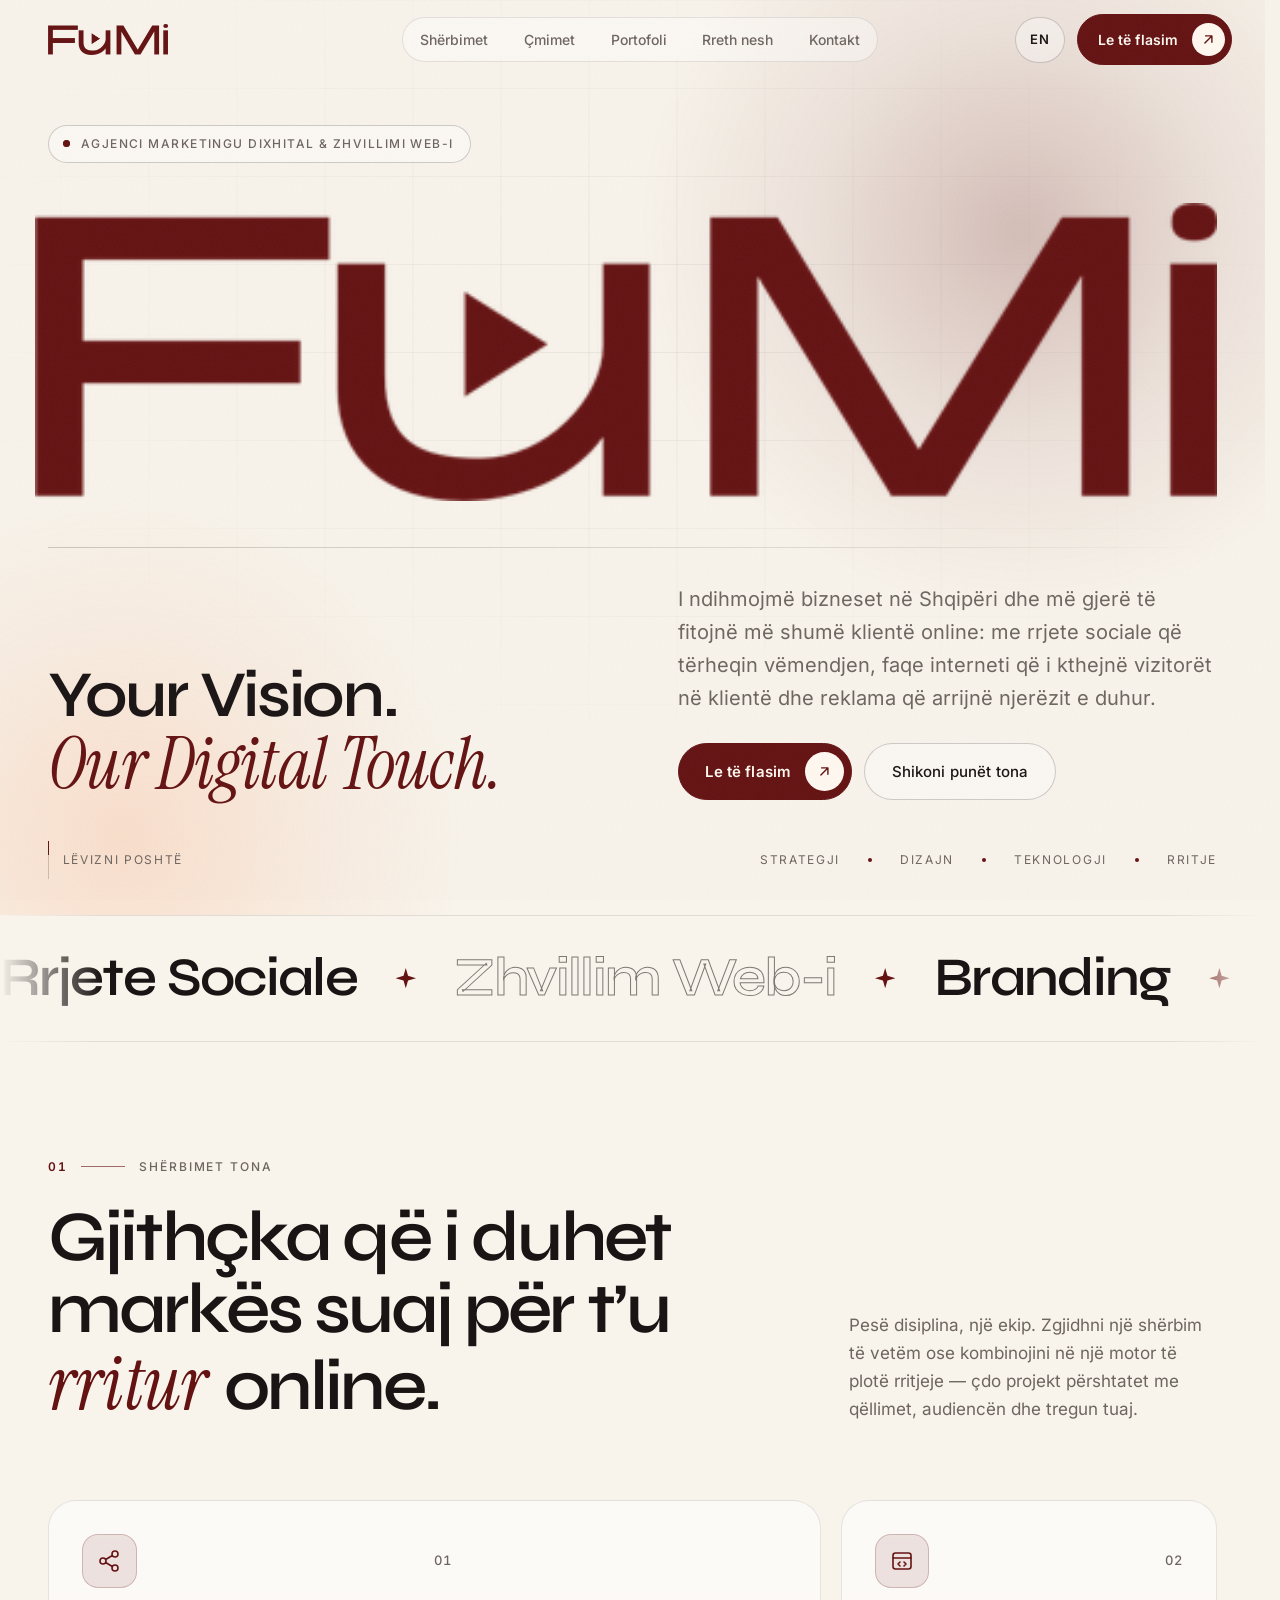
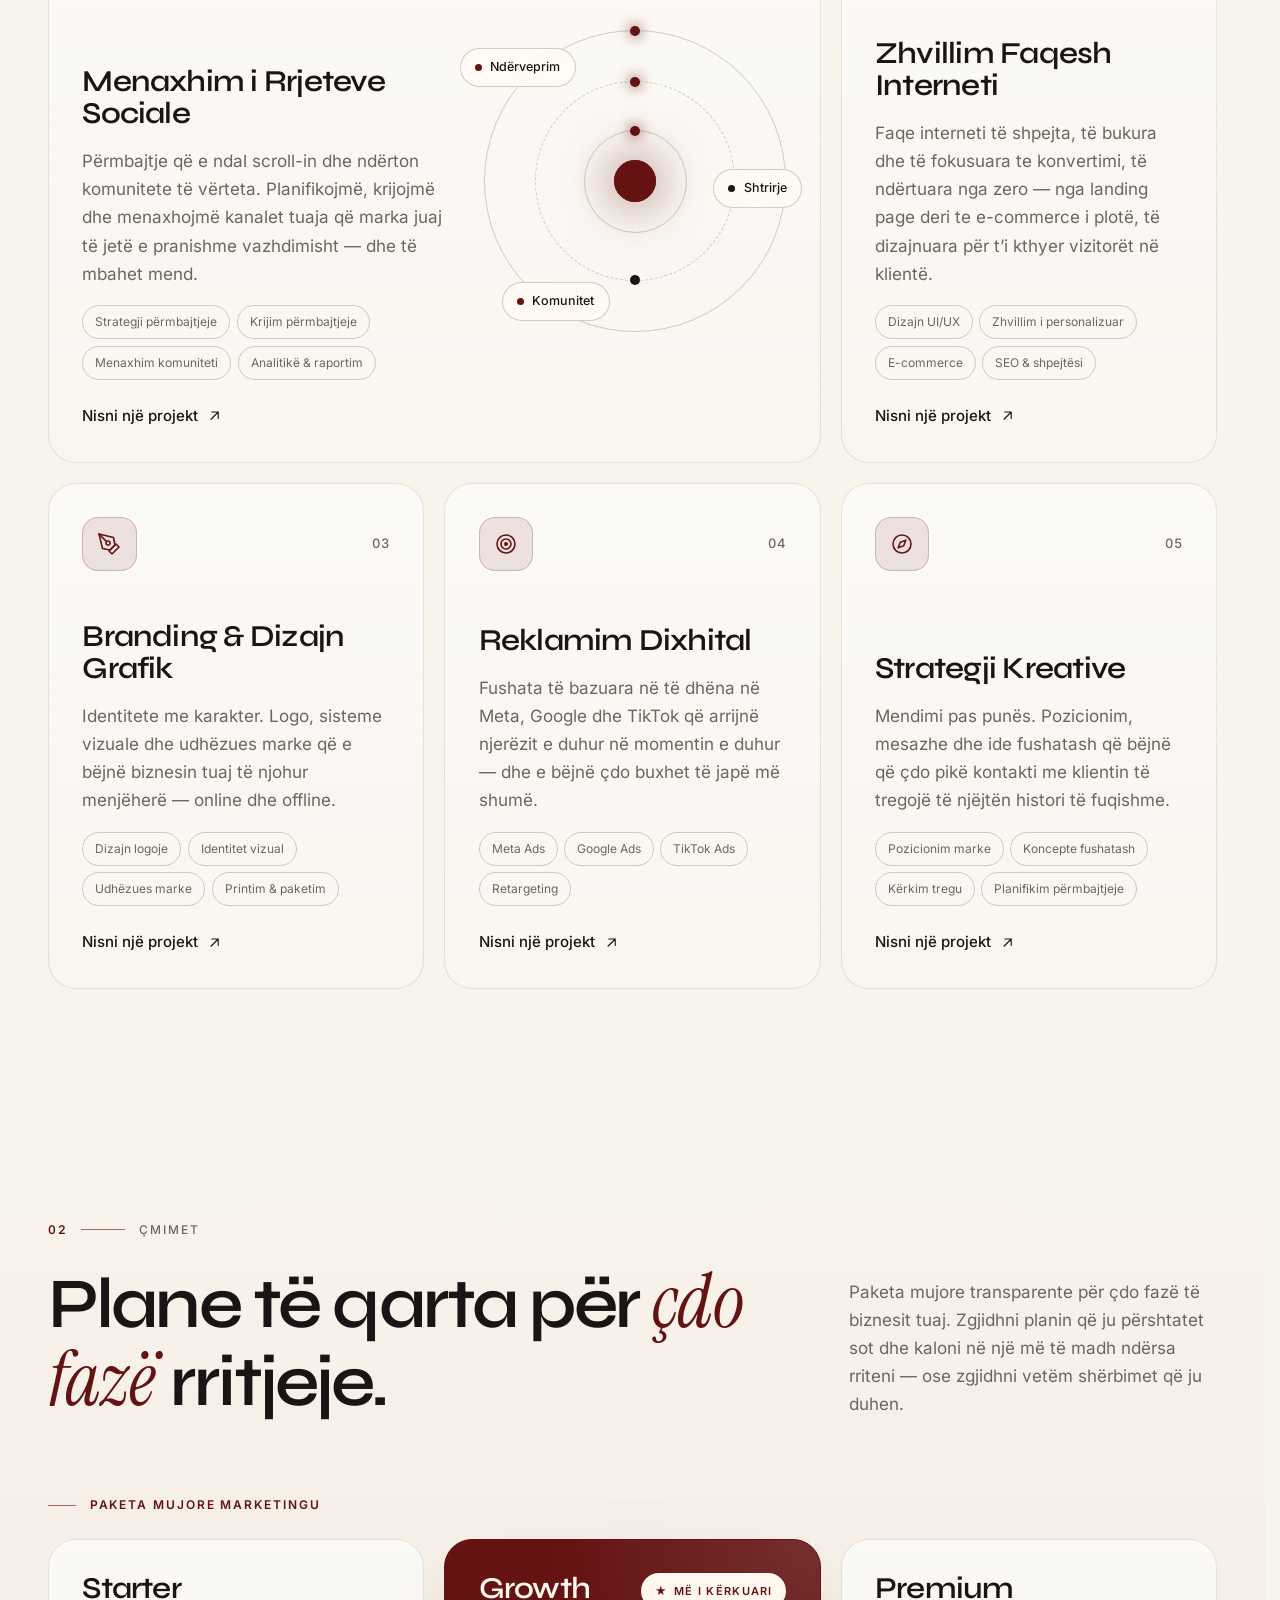
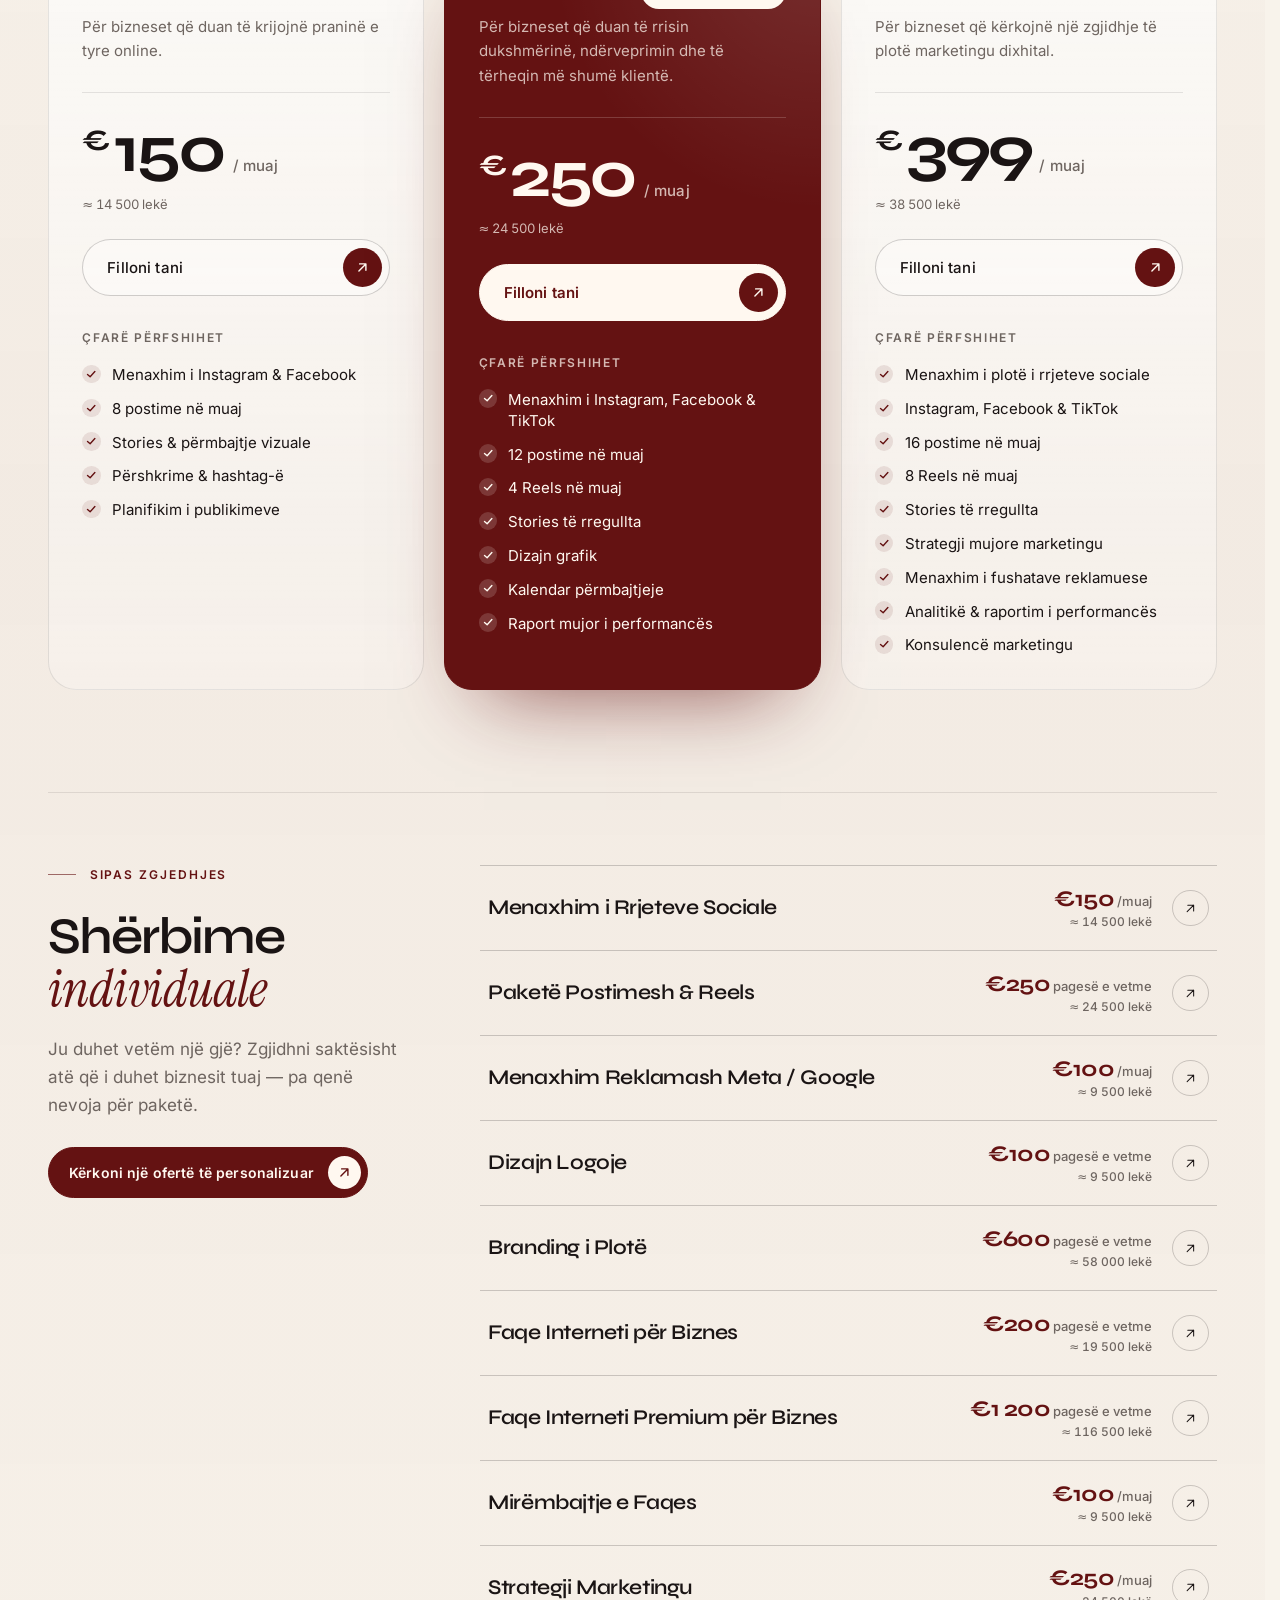
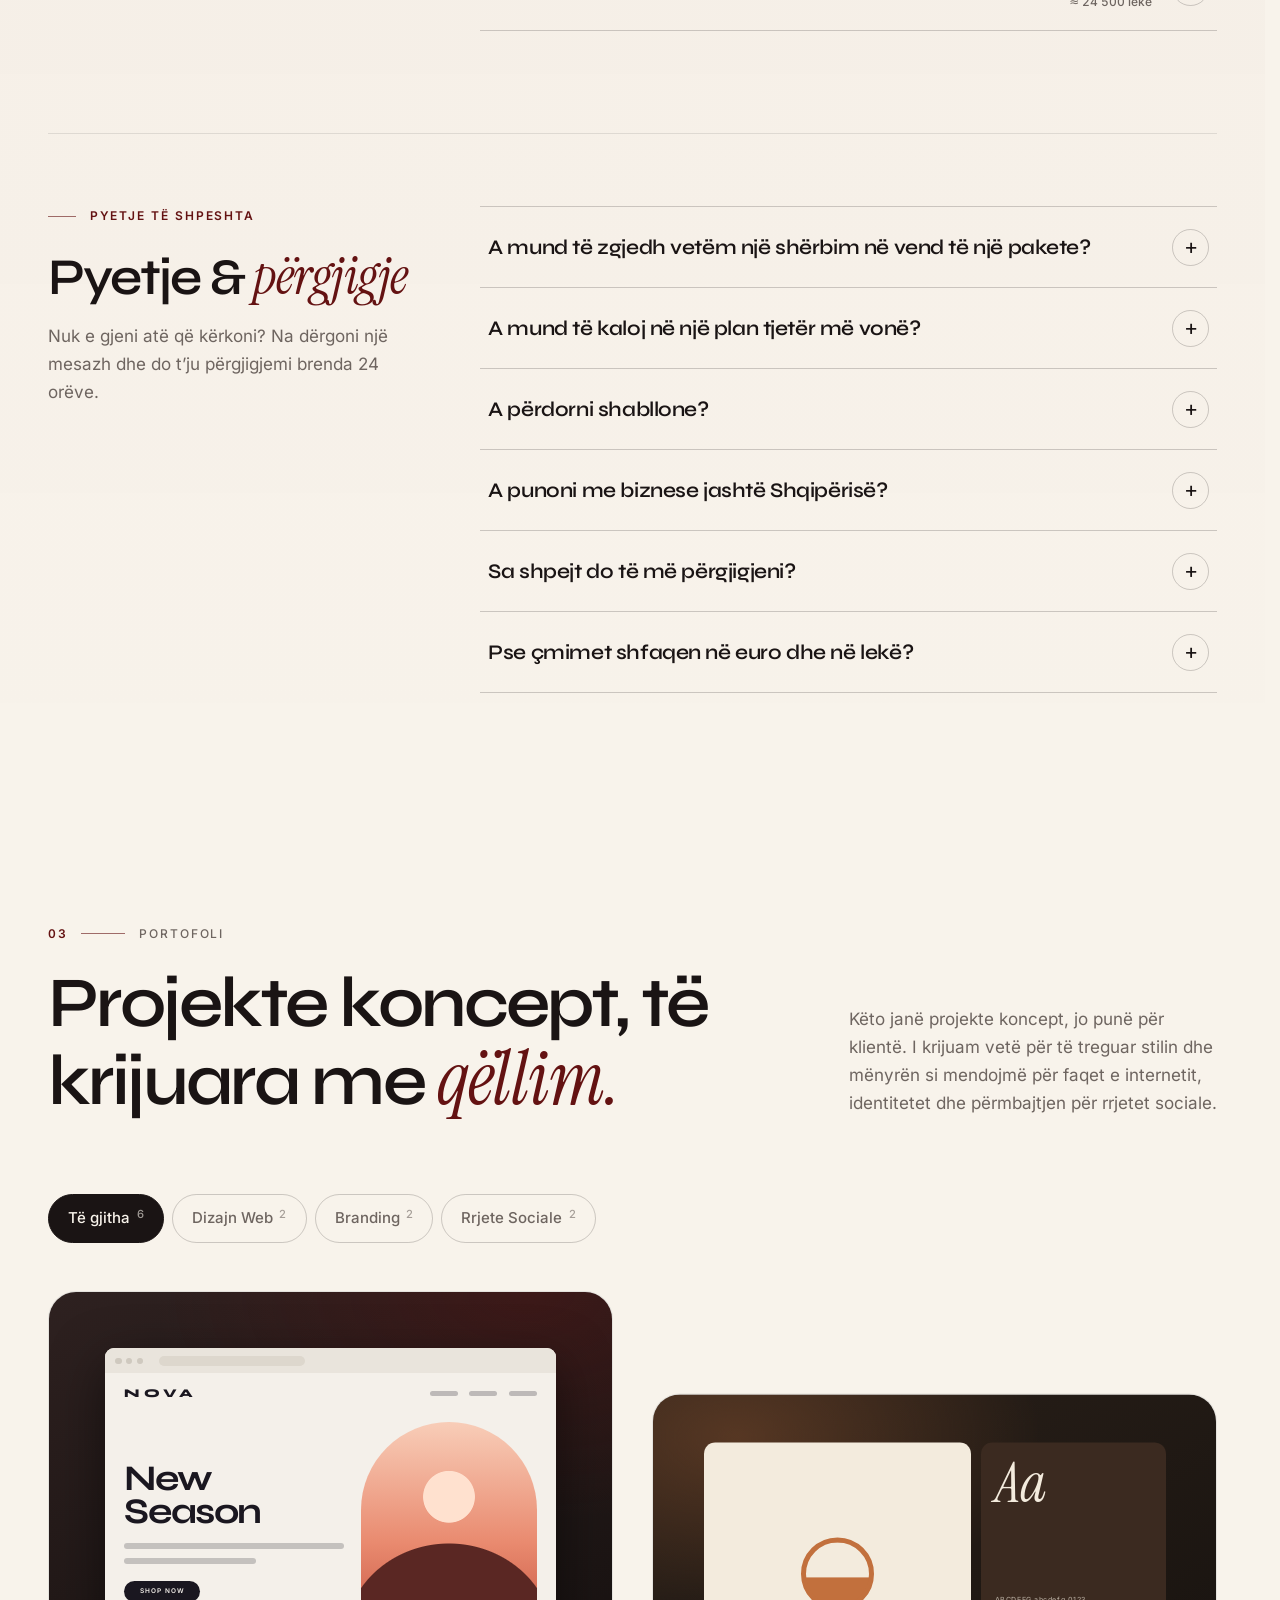
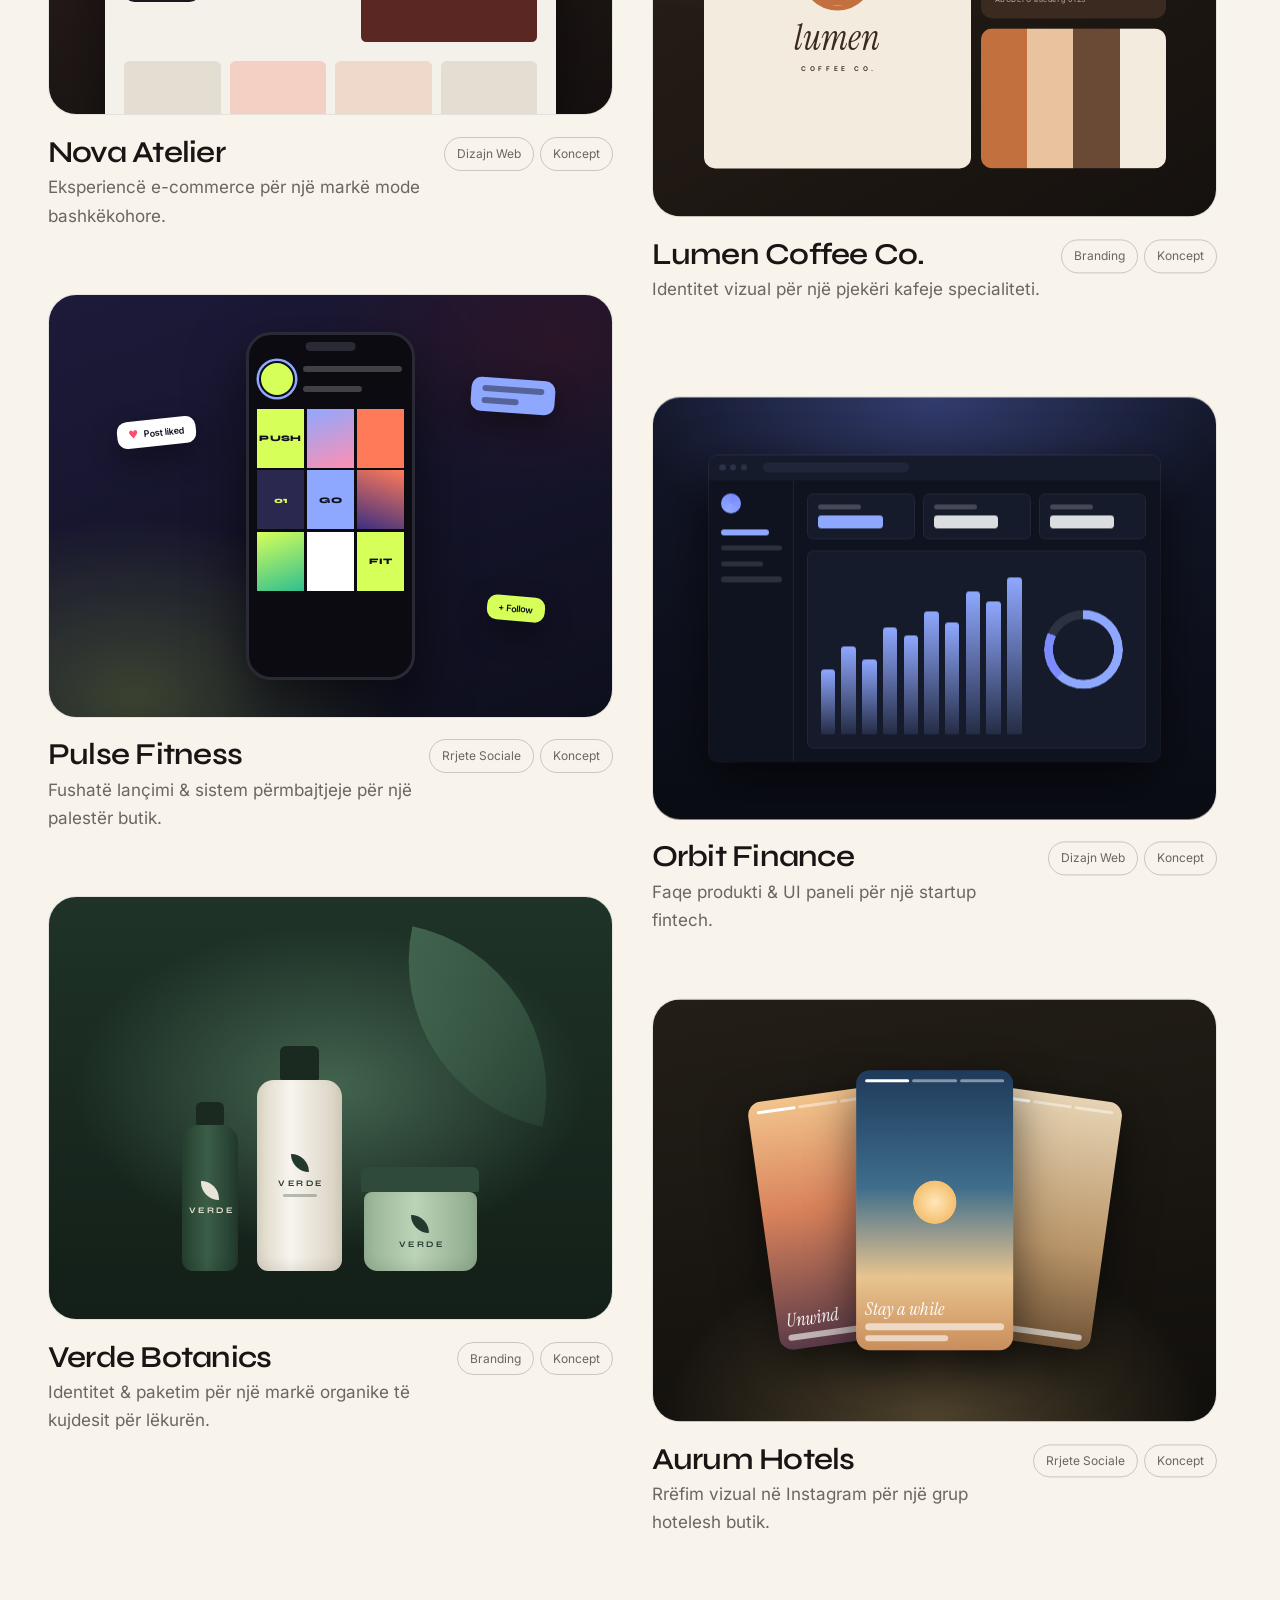
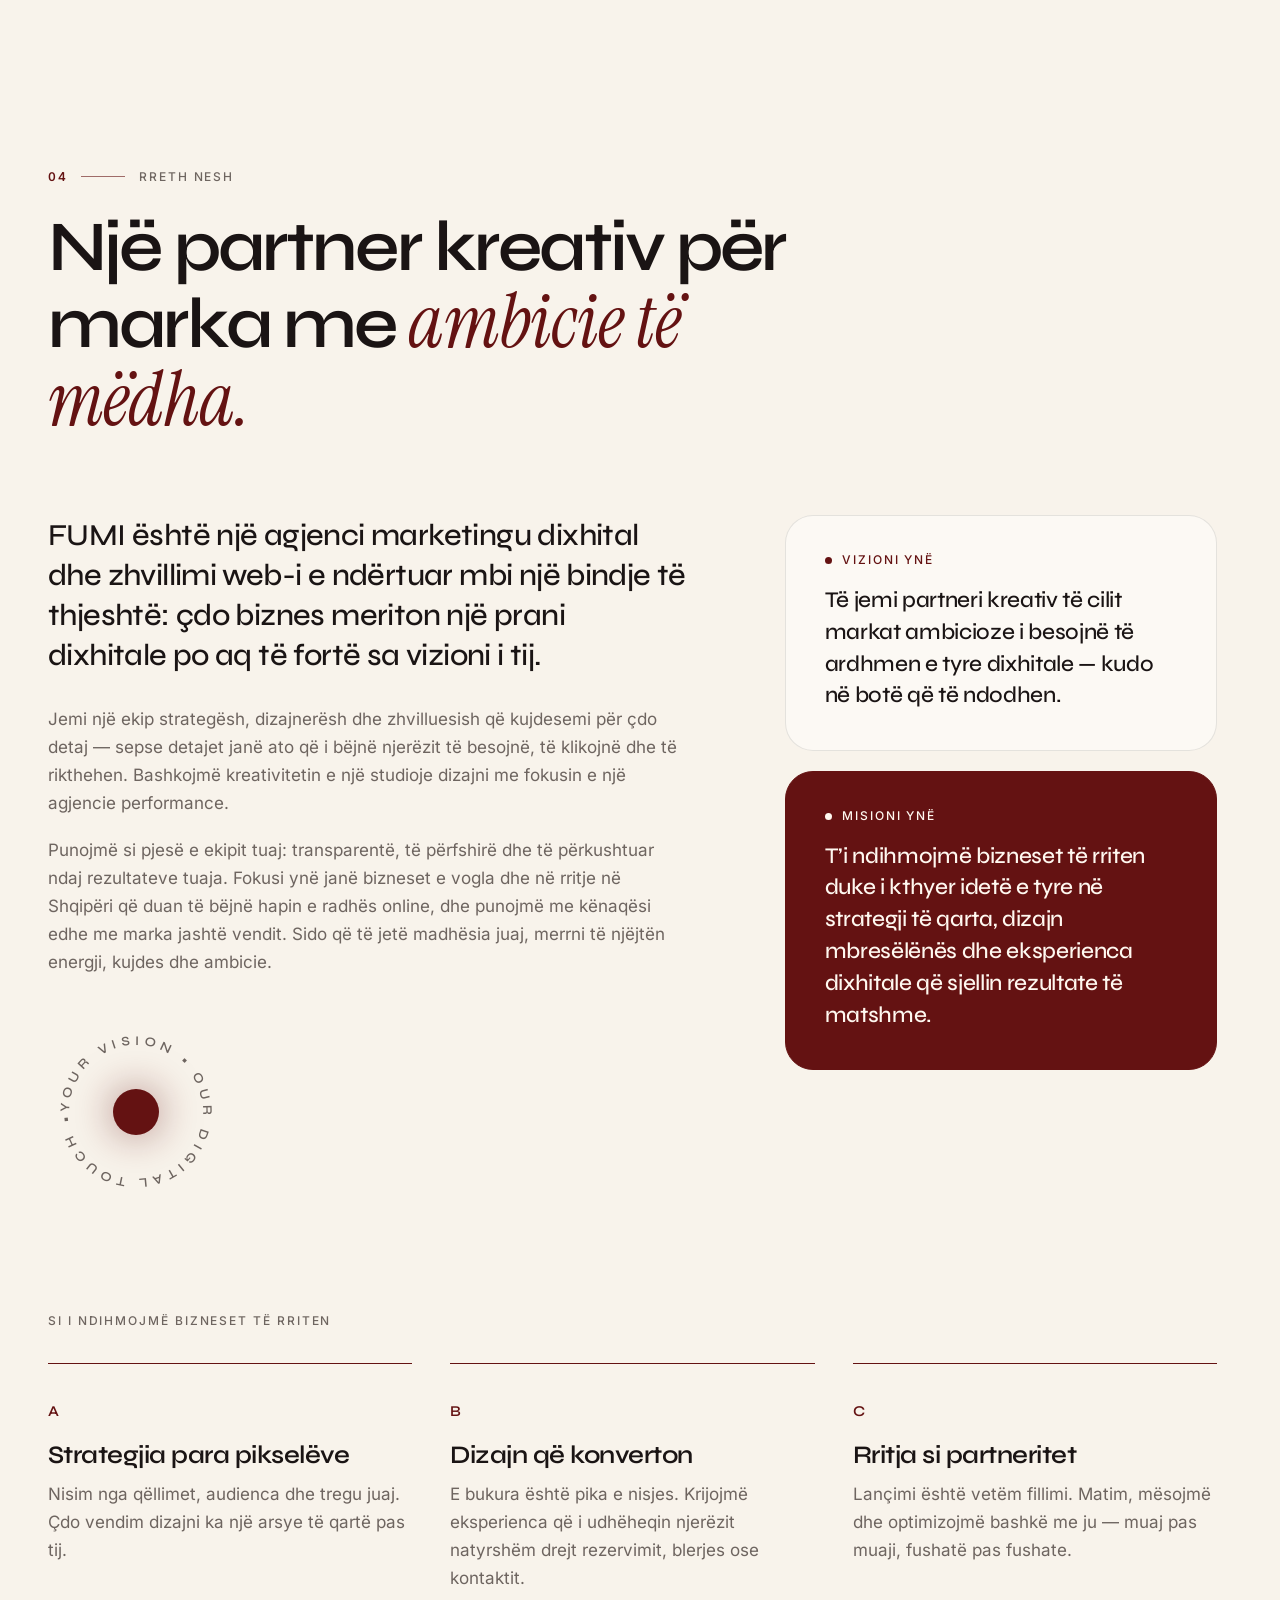
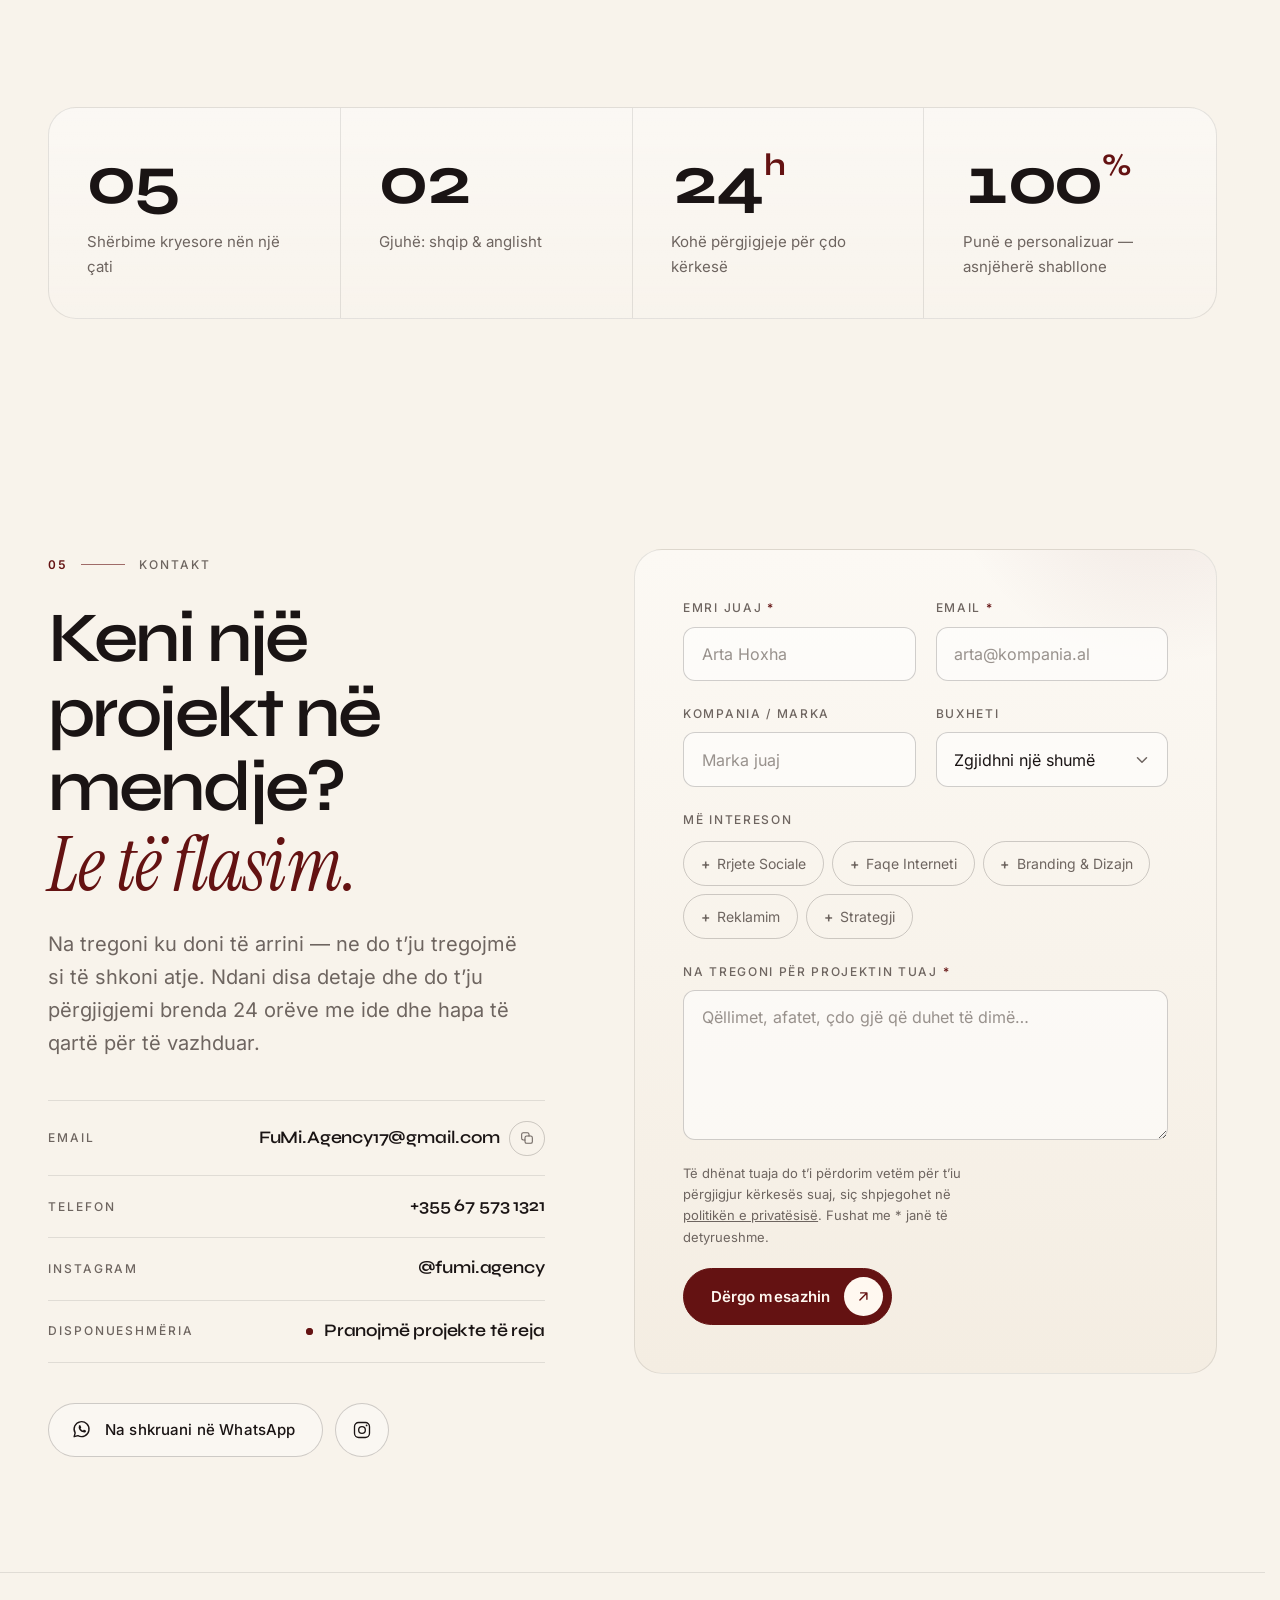
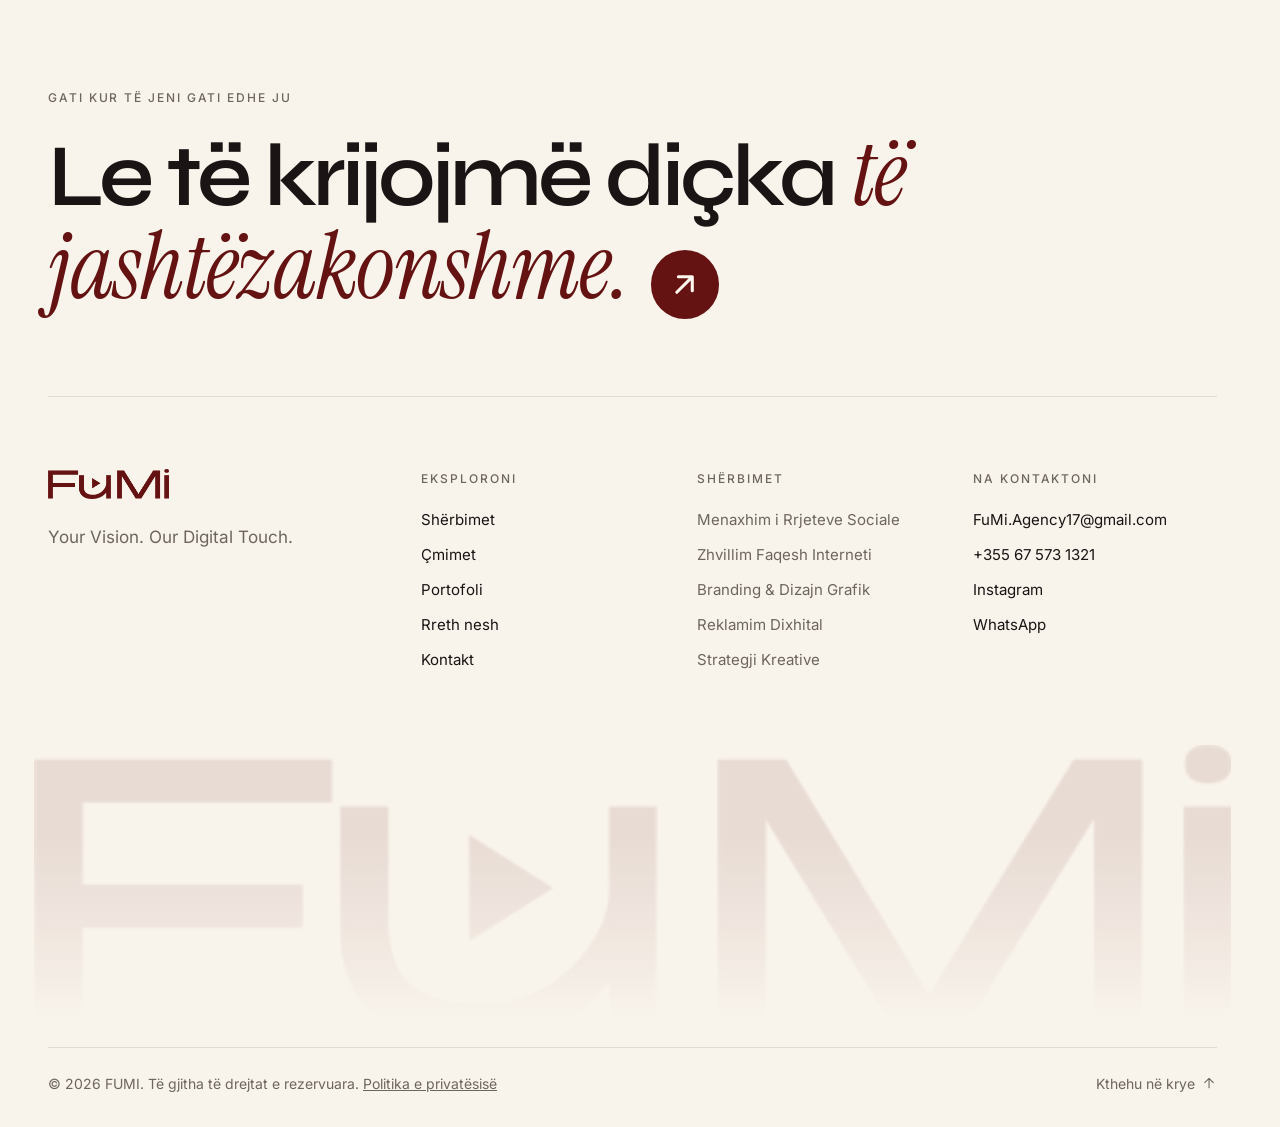
<file: sq/index.html>
<!DOCTYPE html>
<html lang="sq" class="no-js">
<head>
  <meta charset="UTF-8">
  <meta name="viewport" content="width=device-width, initial-scale=1">
  <title>FUMI — Agjenci Marketingu Dixhital &amp; Zhvillimi Web-i në Shqipëri</title>
  <meta name="description" content="FUMI është një agjenci marketingu dixhital dhe zhvillimi web-i në Shqipëri. Krijojmë faqe interneti, përmbajtje për rrjetet sociale, branding dhe fushata reklamuese që i ndihmojnë bizneset të fitojnë më shumë klientë. Paketa mujore të qarta nga €150.">
  <meta name="theme-color" content="#F8F3EB">
  <meta name="color-scheme" content="light">
  <meta name="robots" content="index, follow">
  <link rel="canonical" href="https://www.fumi.agency/sq/">
  <link rel="alternate" hreflang="en" href="https://www.fumi.agency/">
  <link rel="alternate" hreflang="sq" href="https://www.fumi.agency/sq/">
  <link rel="alternate" hreflang="x-default" href="https://www.fumi.agency/">

  <!-- Open Graph / social sharing -->
  <meta property="og:type" content="website">
  <meta property="og:site_name" content="FUMI">
  <meta property="og:locale" content="sq_AL">
  <meta property="og:locale:alternate" content="en_US">
  <meta property="og:title" content="FUMI — Agjenci Marketingu Dixhital &amp; Zhvillimi Web-i në Shqipëri">
  <meta property="og:description" content="Faqe interneti, rrjete sociale, branding dhe reklamim dixhital që i ndihmojnë bizneset në Shqipëri dhe më gjerë të fitojnë më shumë klientë.">
  <meta property="og:url" content="https://www.fumi.agency/sq/">
  <meta property="og:image" content="https://www.fumi.agency/assets/og-image.png">
  <meta property="og:image:width" content="1200">
  <meta property="og:image:height" content="630">
  <meta property="og:image:alt" content="FUMI — Your Vision. Our Digital Touch.">
  <meta name="twitter:card" content="summary_large_image">
  <meta name="twitter:title" content="FUMI — Agjenci Marketingu Dixhital &amp; Zhvillimi Web-i në Shqipëri">
  <meta name="twitter:description" content="Faqe interneti, rrjete sociale, branding dhe reklamim dixhital që i ndihmojnë bizneset në Shqipëri dhe më gjerë të fitojnë më shumë klientë.">
  <meta name="twitter:image" content="https://www.fumi.agency/assets/og-image.png">

  <link rel="icon" href="../assets/favicon.svg" type="image/svg+xml">
  <link rel="apple-touch-icon" href="../assets/apple-touch-icon.png">

  <!-- Enables animations only when JavaScript runs; falls back to a static page if main.js fails to load -->
  <script>
    document.documentElement.className = 'js';
    setTimeout(function () { if (!window.__fumi) document.documentElement.className = 'no-js'; }, 4000);
  </script>

  <!-- Fonts are self-hosted in assets/fonts (no request to Google) -->
  <link rel="preload" href="../assets/fonts/syne-latin.woff2" as="font" type="font/woff2" crossorigin>
  <link rel="preload" href="../assets/fonts/inter-latin.woff2" as="font" type="font/woff2" crossorigin>
  <link rel="stylesheet" href="../css/fonts.css">
  <link rel="stylesheet" href="../css/style.css">
  <script src="../js/main.js" defer></script>

  <script type="application/ld+json">
  {
    "@context": "https://schema.org",
    "@type": "ProfessionalService",
    "name": "FUMI",
    "description": "Agjenci marketingu dixhital dhe zhvillimi web-i në Shqipëri: menaxhim i rrjeteve sociale, faqe interneti, branding dhe dizajn grafik, reklamim dixhital dhe strategji kreative.",
    "slogan": "Your Vision. Our Digital Touch.",
    "url": "https://www.fumi.agency/sq/",
    "logo": "https://www.fumi.agency/assets/logo.png",
    "image": "https://www.fumi.agency/assets/og-image.png",
    "email": "FuMi.Agency17@gmail.com",
    "telephone": "+355675731321",
    "sameAs": ["https://www.instagram.com/fumi.agency/"],
    "address": { "@type": "PostalAddress", "addressCountry": "AL" },
    "areaServed": ["Albania", "Worldwide"],
    "priceRange": "€100 – €1,200",
    "currenciesAccepted": "EUR, ALL"
  }
  </script>
  <!-- ANALYTICS — switched off until you have an account.
       Plausible (plausible.io) needs no cookies or consent banner, so the privacy policy stays accurate.
       Add fumi.agency in your Plausible dashboard, then delete the two comment lines around the script tag.
       Do the same in the other language file. If you choose Google Analytics instead, update the privacy policy too.
  <script defer data-domain="fumi.agency" src="https://plausible.io/js/script.js"></script>
  -->
</head>
<body>
  <a class="skip-link" href="#main">Kalo te përmbajtja</a>

  <!-- Icon sprite -->
  <svg class="sprite" aria-hidden="true" focusable="false" xmlns="http://www.w3.org/2000/svg">
    <symbol id="i-arrow" viewBox="0 0 24 24"><path d="M7 17 17 7M8 7h9v9"/></symbol>
    <symbol id="i-close" viewBox="0 0 24 24"><path d="M6 6l12 12M18 6 6 18"/></symbol>
    <symbol id="i-mail" viewBox="0 0 24 24"><rect x="3" y="5" width="18" height="14" rx="2.5"/><path d="m4 7 8 6 8-6"/></symbol>
    <symbol id="i-copy" viewBox="0 0 24 24"><rect x="9" y="9" width="11" height="11" rx="2.5"/><path d="M15 9V6.5A2.5 2.5 0 0 0 12.5 4h-6A2.5 2.5 0 0 0 4 6.5v6A2.5 2.5 0 0 0 6.5 15H9"/></symbol>
    <symbol id="i-check" viewBox="0 0 24 24"><path d="M5 12.5 10 17 19 7"/></symbol>
    <symbol id="i-instagram" viewBox="0 0 24 24"><rect x="3" y="3" width="18" height="18" rx="5"/><circle cx="12" cy="12" r="4"/><circle cx="17.5" cy="6.5" r="1.1" fill="currentColor" stroke="none"/></symbol>
    <symbol id="i-whatsapp" viewBox="0 0 24 24"><path d="M3.6 20.4l1.2-4.3A8.6 8.6 0 1 1 8 19.2z"/><path fill="currentColor" stroke="none" d="M9.1 7.6c.2-.4.4-.4.7-.4h.5c.2 0 .4 0 .6.4l.8 1.8c.1.2.1.4 0 .6l-.5.7c-.1.2-.1.3 0 .5.5.9 1.3 1.7 2.3 2.2.2.1.3.1.5-.1l.7-.8c.2-.2.3-.2.5-.1l1.8.8c.3.1.4.3.4.5 0 .5-.2 1.2-.8 1.5-.6.4-1.7.6-3.4-.1-1.5-.6-2.9-1.9-3.8-3.4-.8-1.4-.6-2.5-.3-3.1z"/></symbol>
    <symbol id="i-social" viewBox="0 0 24 24"><circle cx="18" cy="5" r="3"/><circle cx="6" cy="12" r="3"/><circle cx="18" cy="19" r="3"/><path d="m8.6 13.5 6.8 4M15.4 6.5l-6.8 4"/></symbol>
    <symbol id="i-web" viewBox="0 0 24 24"><rect x="3" y="4" width="18" height="16" rx="2.5"/><path d="M3 9h18M10 13l-2 2 2 2M14 13l2 2-2 2"/></symbol>
    <symbol id="i-brand" viewBox="0 0 24 24"><path d="m12 19 7-7 3 3-7 7-3-3z"/><path d="m18 13-1.5-7.5L2 2l3.5 14.5L13 18l5-5z"/><path d="m2 2 7.6 7.6"/><circle cx="11" cy="11" r="2"/></symbol>
    <symbol id="i-ads" viewBox="0 0 24 24"><circle cx="12" cy="12" r="9"/><circle cx="12" cy="12" r="5"/><circle cx="12" cy="12" r="1.2" fill="currentColor"/></symbol>
    <symbol id="i-strategy" viewBox="0 0 24 24"><circle cx="12" cy="12" r="9"/><path d="m15.8 8.2-2.1 5.5-5.5 2.1 2.1-5.5z"/></symbol>
  </svg>

  <!-- Intro loader / page transition curtain -->
  <div class="loader" aria-hidden="true">
    <div class="loader__brand">
      <span class="loader__word"><img class="loader__logo" src="../assets/logo-fumi.png" srcset="../assets/logo-fumi-480.webp 480w, ../assets/logo-fumi-960.webp 960w, ../assets/logo-fumi.webp 1903w" sizes="(min-width: 1160px) 415px, 36vw" alt="" width="1903" height="480"></span>
    </div>
    <div class="loader__bar"><span></span></div>
  </div>

  <div class="scroll-progress" aria-hidden="true"></div>

  <!-- ================= HEADER ================= -->
  <header class="header" id="header">
    <div class="container header__inner">
      <a class="logo" href="#home" aria-label="FUMI — kthehu në krye">
        <img class="logo__img" src="../assets/logo-fumi.png" srcset="../assets/logo-fumi-480.webp 480w, ../assets/logo-fumi-960.webp 960w, ../assets/logo-fumi.webp 1903w" sizes="125px" alt="FUMI" width="1903" height="480">
      </a>

      <nav class="nav" aria-label="Kryesore">
        <ul class="nav__list">
          <li><a class="nav__link" href="#services">Shërbimet</a></li>
          <li><a class="nav__link" href="#pricing">Çmimet</a></li>
          <li><a class="nav__link" href="#work">Portofoli</a></li>
          <li><a class="nav__link" href="#about">Rreth nesh</a></li>
          <li><a class="nav__link" href="#contact">Kontakt</a></li>
        </ul>
      </nav>

      <div class="header__actions">
        <a class="lang-switch" href="../" hreflang="en" lang="en" aria-label="English — read this page in English">EN</a>
        <a class="btn btn--primary btn--sm btn--icon header__cta" href="#contact" data-magnetic>
          <span class="btn__label">Le të flasim</span>
          <span class="btn__icon" aria-hidden="true"><svg class="icon"><use href="#i-arrow"/></svg><svg class="icon"><use href="#i-arrow"/></svg></span>
        </a>
        <button class="burger" type="button" aria-label="Hap menunë" aria-expanded="false" aria-controls="mobile-menu">
          <span></span><span></span>
        </button>
      </div>
    </div>
  </header>

  <!-- Mobile menu -->
  <div class="menu" id="mobile-menu" aria-hidden="true">
    <nav class="menu__nav" aria-label="Menuja">
      <ul>
        <li style="--i:0"><a class="menu__link" href="#services"><span class="menu__num">01</span>Shërbimet</a></li>
        <li style="--i:1"><a class="menu__link" href="#pricing"><span class="menu__num">02</span>Çmimet</a></li>
        <li style="--i:2"><a class="menu__link" href="#work"><span class="menu__num">03</span>Portofoli</a></li>
        <li style="--i:3"><a class="menu__link" href="#about"><span class="menu__num">04</span>Rreth nesh</a></li>
        <li style="--i:4"><a class="menu__link" href="#contact"><span class="menu__num">05</span>Kontakt</a></li>
      </ul>
    </nav>
    <div class="menu__footer">
      <a href="mailto:fumi.agency17@gmail.com">FuMi.Agency17@gmail.com</a>
      <a href="tel:+355675731321">+355 67 573 1321</a>
      <div class="menu__socials">
        <a href="https://www.instagram.com/fumi.agency/" target="_blank" rel="noopener">Instagram</a>
        <a href="https://wa.me/355675731321" target="_blank" rel="noopener">WhatsApp</a>
      </div>
    </div>
  </div>

  <main id="main">

    <!-- ================= HERO ================= -->
    <section class="hero" id="home" aria-label="Hyrje">
      <div class="hero__bg" aria-hidden="true">
        <div class="hero__grid"></div>
        <div class="hero__orb hero__orb--1"></div>
        <div class="hero__orb hero__orb--2"></div>
      </div>

      <div class="container hero__inner">
        <p class="hero__eyebrow" data-hero style="--hd:.25s"><span class="pulse" aria-hidden="true"></span>Agjenci Marketingu Dixhital &amp; Zhvillimi Web-i</p>

        <h1 class="hero__brand">
          <span class="sr-only">FUMI — Agjenci Marketingu Dixhital dhe Zhvillimi Web-i</span>
          <span class="hero__word" aria-hidden="true">
            <span class="char-wrap"><img class="hero__logo" src="../assets/logo-fumi.png" srcset="../assets/logo-fumi-480.webp 480w, ../assets/logo-fumi-960.webp 960w, ../assets/logo-fumi.webp 1903w" sizes="(min-width: 1320px) 1320px, 100vw" alt="" width="1903" height="480"></span>
          </span>
        </h1>

        <div class="hero__bottom">
          <p class="hero__title" lang="en">
            <span class="line"><span style="--i:0">Your Vision.</span></span>
            <span class="line"><span style="--i:1"><em>Our Digital Touch.</em></span></span>
          </p>
          <div class="hero__aside">
            <p class="hero__intro" data-hero style="--hd:.9s">I ndihmojmë bizneset në Shqipëri dhe më gjerë të fitojnë më shumë klientë online: me rrjete sociale që tërheqin vëmendjen, faqe interneti që i kthejnë vizitorët në klientë dhe reklama që arrijnë njerëzit e duhur.</p>
            <div class="hero__actions" data-hero style="--hd:1s">
              <a class="btn btn--primary btn--icon" href="#contact" data-magnetic>
                <span class="btn__label">Le të flasim</span>
                <span class="btn__icon" aria-hidden="true"><svg class="icon"><use href="#i-arrow"/></svg><svg class="icon"><use href="#i-arrow"/></svg></span>
              </a>
              <a class="btn btn--ghost" href="#work"><span class="btn__label">Shikoni punët tona</span></a>
            </div>
          </div>
        </div>

        <div class="hero__footer" data-hero style="--hd:1.15s">
          <a class="scroll-cue" href="#services"><span class="scroll-cue__track" aria-hidden="true"><span></span></span>Lëvizni poshtë</a>
          <ul class="hero__disciplines" aria-label="Çfarë bashkojmë">
            <li>Strategji</li><li>Dizajn</li><li>Teknologji</li><li>Rritje</li>
          </ul>
        </div>
      </div>
    </section>

    <!-- Marquee -->
    <div class="marquee" aria-hidden="true">
      <div class="marquee__track">
        <div class="marquee__group">
          <span class="marquee__item">Rrjete Sociale</span><span class="marquee__star"></span>
          <span class="marquee__item marquee__item--outline">Zhvillim Web-i</span><span class="marquee__star"></span>
          <span class="marquee__item">Branding</span><span class="marquee__star"></span>
          <span class="marquee__item marquee__item--outline">Reklamim Dixhital</span><span class="marquee__star"></span>
          <span class="marquee__item">Strategji Kreative</span><span class="marquee__star"></span>
        </div>
        <div class="marquee__group">
          <span class="marquee__item">Rrjete Sociale</span><span class="marquee__star"></span>
          <span class="marquee__item marquee__item--outline">Zhvillim Web-i</span><span class="marquee__star"></span>
          <span class="marquee__item">Branding</span><span class="marquee__star"></span>
          <span class="marquee__item marquee__item--outline">Reklamim Dixhital</span><span class="marquee__star"></span>
          <span class="marquee__item">Strategji Kreative</span><span class="marquee__star"></span>
        </div>
      </div>
    </div>

    <!-- ================= SERVICES ================= -->
    <section class="section services" id="services" aria-labelledby="services-title">
      <div class="container">
        <header class="section-head">
          <p class="section-label" data-reveal><span class="section-label__num">01</span>Shërbimet tona</p>
          <h2 class="section-title" id="services-title" data-reveal>Gjithçka që i duhet markës suaj për t’u <em>rritur</em> online.</h2>
          <p class="section-intro" data-reveal>Pesë disiplina, një ekip. Zgjidhni një shërbim të vetëm ose kombinojini në një motor të plotë rritjeje — çdo projekt përshtatet me qëllimet, audiencën dhe tregun tuaj.</p>
        </header>

        <div class="services__grid" data-reveal-group>
          <article class="service service--featured" data-reveal data-spotlight>
            <div class="service__content">
              <div class="service__top">
                <span class="service__icon"><svg class="icon"><use href="#i-social"/></svg></span>
                <span class="service__num">01</span>
              </div>
              <h3 class="service__title">Menaxhim i Rrjeteve Sociale</h3>
              <p class="service__text">Përmbajtje që e ndal scroll-in dhe ndërton komunitete të vërteta. Planifikojmë, krijojmë dhe menaxhojmë kanalet tuaja që marka juaj të jetë e pranishme vazhdimisht — dhe të mbahet mend.</p>
              <ul class="service__tags">
                <li>Strategji përmbajtjeje</li><li>Krijim përmbajtjeje</li><li>Menaxhim komuniteti</li><li>Analitikë &amp; raportim</li>
              </ul>
              <a class="service__link" href="#contact" data-service="Social Media Management">Nisni një projekt <svg class="icon" aria-hidden="true"><use href="#i-arrow"/></svg></a>
            </div>
            <div class="service__visual" aria-hidden="true">
              <div class="orbit">
                <span class="orbit__ring orbit__ring--1"><i></i></span>
                <span class="orbit__ring orbit__ring--2"><i></i><i></i></span>
                <span class="orbit__ring orbit__ring--3"><i></i></span>
                <span class="orbit__core"></span>
                <span class="orbit__chip orbit__chip--1"><b></b>Ndërveprim</span>
                <span class="orbit__chip orbit__chip--2"><b></b>Shtrirje</span>
                <span class="orbit__chip orbit__chip--3"><b></b>Komunitet</span>
              </div>
            </div>
          </article>

          <article class="service" data-reveal data-spotlight>
            <div class="service__content">
              <div class="service__top">
                <span class="service__icon"><svg class="icon"><use href="#i-web"/></svg></span>
                <span class="service__num">02</span>
              </div>
              <h3 class="service__title">Zhvillim Faqesh Interneti</h3>
              <p class="service__text">Faqe interneti të shpejta, të bukura dhe të fokusuara te konvertimi, të ndërtuara nga zero — nga landing page deri te e-commerce i plotë, të dizajnuara për t’i kthyer vizitorët në klientë.</p>
              <ul class="service__tags">
                <li>Dizajn UI/UX</li><li>Zhvillim i personalizuar</li><li>E-commerce</li><li>SEO &amp; shpejtësi</li>
              </ul>
              <a class="service__link" href="#contact" data-service="Website Development">Nisni një projekt <svg class="icon" aria-hidden="true"><use href="#i-arrow"/></svg></a>
            </div>
          </article>

          <article class="service" data-reveal data-spotlight>
            <div class="service__content">
              <div class="service__top">
                <span class="service__icon"><svg class="icon"><use href="#i-brand"/></svg></span>
                <span class="service__num">03</span>
              </div>
              <h3 class="service__title">Branding &amp; Dizajn Grafik</h3>
              <p class="service__text">Identitete me karakter. Logo, sisteme vizuale dhe udhëzues marke që e bëjnë biznesin tuaj të njohur menjëherë — online dhe offline.</p>
              <ul class="service__tags">
                <li>Dizajn logoje</li><li>Identitet vizual</li><li>Udhëzues marke</li><li>Printim &amp; paketim</li>
              </ul>
              <a class="service__link" href="#contact" data-service="Branding &amp; Graphic Design">Nisni një projekt <svg class="icon" aria-hidden="true"><use href="#i-arrow"/></svg></a>
            </div>
          </article>

          <article class="service" data-reveal data-spotlight>
            <div class="service__content">
              <div class="service__top">
                <span class="service__icon"><svg class="icon"><use href="#i-ads"/></svg></span>
                <span class="service__num">04</span>
              </div>
              <h3 class="service__title">Reklamim Dixhital</h3>
              <p class="service__text">Fushata të bazuara në të dhëna në Meta, Google dhe TikTok që arrijnë njerëzit e duhur në momentin e duhur — dhe e bëjnë çdo buxhet të japë më shumë.</p>
              <ul class="service__tags">
                <li>Meta Ads</li><li>Google Ads</li><li>TikTok Ads</li><li>Retargeting</li>
              </ul>
              <a class="service__link" href="#contact" data-service="Digital Advertising">Nisni një projekt <svg class="icon" aria-hidden="true"><use href="#i-arrow"/></svg></a>
            </div>
          </article>

          <article class="service" data-reveal data-spotlight>
            <div class="service__content">
              <div class="service__top">
                <span class="service__icon"><svg class="icon"><use href="#i-strategy"/></svg></span>
                <span class="service__num">05</span>
              </div>
              <h3 class="service__title">Strategji Kreative</h3>
              <p class="service__text">Mendimi pas punës. Pozicionim, mesazhe dhe ide fushatash që bëjnë që çdo pikë kontakti me klientin të tregojë të njëjtën histori të fuqishme.</p>
              <ul class="service__tags">
                <li>Pozicionim marke</li><li>Koncepte fushatash</li><li>Kërkim tregu</li><li>Planifikim përmbajtjeje</li>
              </ul>
              <a class="service__link" href="#contact" data-service="Creative Strategy">Nisni një projekt <svg class="icon" aria-hidden="true"><use href="#i-arrow"/></svg></a>
            </div>
          </article>
        </div>
      </div>
    </section>

    <!-- ================= PRICING ================= -->
    <section class="section pricing" id="pricing" aria-labelledby="pricing-title">
      <div class="container">
        <header class="section-head">
          <p class="section-label" data-reveal><span class="section-label__num">02</span>Çmimet</p>
          <h2 class="section-title" id="pricing-title" data-reveal>Plane të qarta për <em>çdo fazë</em> rritjeje.</h2>
          <p class="section-intro" data-reveal>Paketa mujore transparente për çdo fazë të biznesit tuaj. Zgjidhni planin që ju përshtatet sot dhe kaloni në një më të madh ndërsa rriteni — ose zgjidhni vetëm shërbimet që ju duhen.</p>
        </header>

        <p class="pricing__label" data-reveal>Paketa mujore marketingu</p>
        <div class="plans" data-reveal-group>
          <article class="plan" data-reveal>
            <div class="plan__head">
              <h3 class="plan__name">Starter</h3>
              <p class="plan__desc">Për bizneset që duan të krijojnë praninë e tyre online.</p>
            </div>
            <p class="plan__price"><span class="plan__currency">€</span>150<span class="plan__per">/ muaj</span></p>
            <p class="plan__all" data-eur="150"></p>
            <a class="btn btn--ghost btn--icon plan__cta" href="#contact" data-service="Social Media Management" data-package="paketa Starter (€150/muaj)">
              <span class="btn__label">Filloni tani</span>
              <span class="btn__icon" aria-hidden="true"><svg class="icon"><use href="#i-arrow"/></svg><svg class="icon"><use href="#i-arrow"/></svg></span>
            </a>
            <p class="plan__includes">Çfarë përfshihet</p>
            <ul class="plan__list">
              <li><svg class="icon" aria-hidden="true"><use href="#i-check"/></svg>Menaxhim i Instagram &amp; Facebook</li>
              <li><svg class="icon" aria-hidden="true"><use href="#i-check"/></svg>8 postime në muaj</li>
              <li><svg class="icon" aria-hidden="true"><use href="#i-check"/></svg>Stories &amp; përmbajtje vizuale</li>
              <li><svg class="icon" aria-hidden="true"><use href="#i-check"/></svg>Përshkrime &amp; hashtag-ë</li>
              <li><svg class="icon" aria-hidden="true"><use href="#i-check"/></svg>Planifikim i publikimeve</li>
            </ul>
          </article>

          <article class="plan plan--featured" data-reveal>
            <span class="plan__badge">Më i kërkuari</span>
            <div class="plan__head">
              <h3 class="plan__name">Growth</h3>
              <p class="plan__desc">Për bizneset që duan të rrisin dukshmërinë, ndërveprimin dhe të tërheqin më shumë klientë.</p>
            </div>
            <p class="plan__price"><span class="plan__currency">€</span>250<span class="plan__per">/ muaj</span></p>
            <p class="plan__all" data-eur="250"></p>
            <a class="btn btn--icon plan__cta" href="#contact" data-service="Social Media Management" data-package="paketa Growth (€250/muaj)">
              <span class="btn__label">Filloni tani</span>
              <span class="btn__icon" aria-hidden="true"><svg class="icon"><use href="#i-arrow"/></svg><svg class="icon"><use href="#i-arrow"/></svg></span>
            </a>
            <p class="plan__includes">Çfarë përfshihet</p>
            <ul class="plan__list">
              <li><svg class="icon" aria-hidden="true"><use href="#i-check"/></svg>Menaxhim i Instagram, Facebook &amp; TikTok</li>
              <li><svg class="icon" aria-hidden="true"><use href="#i-check"/></svg>12 postime në muaj</li>
              <li><svg class="icon" aria-hidden="true"><use href="#i-check"/></svg>4 Reels në muaj</li>
              <li><svg class="icon" aria-hidden="true"><use href="#i-check"/></svg>Stories të rregullta</li>
              <li><svg class="icon" aria-hidden="true"><use href="#i-check"/></svg>Dizajn grafik</li>
              <li><svg class="icon" aria-hidden="true"><use href="#i-check"/></svg>Kalendar përmbajtjeje</li>
              <li><svg class="icon" aria-hidden="true"><use href="#i-check"/></svg>Raport mujor i performancës</li>
            </ul>
          </article>

          <article class="plan" data-reveal>
            <div class="plan__head">
              <h3 class="plan__name">Premium</h3>
              <p class="plan__desc">Për bizneset që kërkojnë një zgjidhje të plotë marketingu dixhital.</p>
            </div>
            <p class="plan__price"><span class="plan__currency">€</span>399<span class="plan__per">/ muaj</span></p>
            <p class="plan__all" data-eur="399"></p>
            <a class="btn btn--ghost btn--icon plan__cta" href="#contact" data-service="Social Media Management" data-package="paketa Premium (€399/muaj)">
              <span class="btn__label">Filloni tani</span>
              <span class="btn__icon" aria-hidden="true"><svg class="icon"><use href="#i-arrow"/></svg><svg class="icon"><use href="#i-arrow"/></svg></span>
            </a>
            <p class="plan__includes">Çfarë përfshihet</p>
            <ul class="plan__list">
              <li><svg class="icon" aria-hidden="true"><use href="#i-check"/></svg>Menaxhim i plotë i rrjeteve sociale</li>
              <li><svg class="icon" aria-hidden="true"><use href="#i-check"/></svg>Instagram, Facebook &amp; TikTok</li>
              <li><svg class="icon" aria-hidden="true"><use href="#i-check"/></svg>16 postime në muaj</li>
              <li><svg class="icon" aria-hidden="true"><use href="#i-check"/></svg>8 Reels në muaj</li>
              <li><svg class="icon" aria-hidden="true"><use href="#i-check"/></svg>Stories të rregullta</li>
              <li><svg class="icon" aria-hidden="true"><use href="#i-check"/></svg>Strategji mujore marketingu</li>
              <li><svg class="icon" aria-hidden="true"><use href="#i-check"/></svg>Menaxhim i fushatave reklamuese</li>
              <li><svg class="icon" aria-hidden="true"><use href="#i-check"/></svg>Analitikë &amp; raportim i performancës</li>
              <li><svg class="icon" aria-hidden="true"><use href="#i-check"/></svg>Konsulencë marketingu</li>
            </ul>
          </article>
        </div>

        <div class="extras" id="individual-services">
          <div class="extras__head" data-reveal>
            <p class="pricing__label">Sipas zgjedhjes</p>
            <h3 class="extras__title">Shërbime <em>individuale</em></h3>
            <p class="extras__intro">Ju duhet vetëm një gjë? Zgjidhni saktësisht atë që i duhet biznesit tuaj — pa qenë nevoja për paketë.</p>
            <a class="btn btn--primary btn--icon btn--sm" href="#contact">
              <span class="btn__label">Kërkoni një ofertë të personalizuar</span>
              <span class="btn__icon" aria-hidden="true"><svg class="icon"><use href="#i-arrow"/></svg><svg class="icon"><use href="#i-arrow"/></svg></span>
            </a>
          </div>
          <ul class="extras__list" data-reveal-group>
            <li data-reveal><a class="extra" href="#contact" data-service="Social Media Management" data-package="Menaxhimi i Rrjeteve Sociale (€150/muaj)"><span class="extra__name">Menaxhim i Rrjeteve Sociale</span><span class="extra__price">€150<small>/muaj</small><span class="extra__all" data-eur="150"></span></span><svg class="icon extra__arrow" aria-hidden="true"><use href="#i-arrow"/></svg></a></li>
            <li data-reveal><a class="extra" href="#contact" data-service="Social Media Management" data-package="Paketa e Postimeve &amp; Reels (€250, pagesë e vetme)"><span class="extra__name">Paketë Postimesh &amp; Reels</span><span class="extra__price">€250<small>pagesë e vetme</small><span class="extra__all" data-eur="250"></span></span><svg class="icon extra__arrow" aria-hidden="true"><use href="#i-arrow"/></svg></a></li>
            <li data-reveal><a class="extra" href="#contact" data-service="Digital Advertising" data-package="Menaxhimi i Reklamave Meta / Google (€100/muaj)"><span class="extra__name">Menaxhim Reklamash Meta / Google</span><span class="extra__price">€100<small>/muaj</small><span class="extra__all" data-eur="100"></span></span><svg class="icon extra__arrow" aria-hidden="true"><use href="#i-arrow"/></svg></a></li>
            <li data-reveal><a class="extra" href="#contact" data-service="Branding &amp; Graphic Design" data-package="Dizajni i Logos (€100, pagesë e vetme)"><span class="extra__name">Dizajn Logoje</span><span class="extra__price">€100<small>pagesë e vetme</small><span class="extra__all" data-eur="100"></span></span><svg class="icon extra__arrow" aria-hidden="true"><use href="#i-arrow"/></svg></a></li>
            <li data-reveal><a class="extra" href="#contact" data-service="Branding &amp; Graphic Design" data-package="Brandingu i Plotë (€600, pagesë e vetme)"><span class="extra__name">Branding i Plotë</span><span class="extra__price">€600<small>pagesë e vetme</small><span class="extra__all" data-eur="600"></span></span><svg class="icon extra__arrow" aria-hidden="true"><use href="#i-arrow"/></svg></a></li>
            <li data-reveal><a class="extra" href="#contact" data-service="Website Development" data-package="Faqja e Internetit për Biznes (€200, pagesë e vetme)"><span class="extra__name">Faqe Interneti për Biznes</span><span class="extra__price">€200<small>pagesë e vetme</small><span class="extra__all" data-eur="200"></span></span><svg class="icon extra__arrow" aria-hidden="true"><use href="#i-arrow"/></svg></a></li>
            <li data-reveal><a class="extra" href="#contact" data-service="Website Development" data-package="Faqja Premium e Internetit për Biznes (€1 200, pagesë e vetme)"><span class="extra__name">Faqe Interneti Premium për Biznes</span><span class="extra__price">€1&nbsp;200<small>pagesë e vetme</small><span class="extra__all" data-eur="1200"></span></span><svg class="icon extra__arrow" aria-hidden="true"><use href="#i-arrow"/></svg></a></li>
            <li data-reveal><a class="extra" href="#contact" data-service="Website Development" data-package="Mirëmbajtja e Faqes (€100/muaj)"><span class="extra__name">Mirëmbajtje e Faqes</span><span class="extra__price">€100<small>/muaj</small><span class="extra__all" data-eur="100"></span></span><svg class="icon extra__arrow" aria-hidden="true"><use href="#i-arrow"/></svg></a></li>
            <li data-reveal><a class="extra" href="#contact" data-service="Creative Strategy" data-package="Strategjia e Marketingut (€250/muaj)"><span class="extra__name">Strategji Marketingu</span><span class="extra__price">€250<small>/muaj</small><span class="extra__all" data-eur="250"></span></span><svg class="icon extra__arrow" aria-hidden="true"><use href="#i-arrow"/></svg></a></li>
          </ul>
        </div>

        <div class="faq" id="faq">
          <div class="faq__head" data-reveal>
            <p class="pricing__label">Pyetje të shpeshta</p>
            <h3 class="extras__title">Pyetje &amp; <em>përgjigje</em></h3>
            <p class="extras__intro">Nuk e gjeni atë që kërkoni? Na dërgoni një mesazh dhe do t’ju përgjigjemi brenda 24 orëve.</p>
          </div>
          <div class="faq__list" data-reveal-group>
            <details class="faq__item" data-reveal>
              <summary>A mund të zgjedh vetëm një shërbim në vend të një pakete?</summary>
              <p class="faq__answer">Po. Çdo shërbim ofrohet edhe më vete — shihni Shërbimet individuale më lart — ose na kërkoni një ofertë të personalizuar që kombinon saktësisht atë që ju duhet.</p>
            </details>
            <details class="faq__item" data-reveal>
              <summary>A mund të kaloj në një plan tjetër më vonë?</summary>
              <p class="faq__answer">Po. Filloni me planin që i përshtatet biznesit tuaj sot dhe kaloni në një më të madh ndërsa rriteni — mjafton të na njoftoni.</p>
            </details>
            <details class="faq__item" data-reveal>
              <summary>A përdorni shabllone?</summary>
              <p class="faq__answer">Jo. Çdo faqe interneti, identitet dhe fushatë dizajnohet nga zero për markën, audiencën dhe qëllimet tuaja.</p>
            </details>
            <details class="faq__item" data-reveal>
              <summary>A punoni me biznese jashtë Shqipërisë?</summary>
              <p class="faq__answer">Po. Punojmë si me biznese vendase ashtu edhe me marka ndërkombëtare, në shqip ose në anglisht.</p>
            </details>
            <details class="faq__item" data-reveal>
              <summary>Sa shpejt do të më përgjigjeni?</summary>
              <p class="faq__answer">Brenda 24 orëve. Na shkruani përmes formularit, me email ose në WhatsApp dhe do t’ju kthehemi me ide dhe hapa të qartë për të vazhduar.</p>
            </details>
            <details class="faq__item" data-reveal>
              <summary>Pse çmimet shfaqen në euro dhe në lekë?</summary>
              <p class="faq__answer">Çmimet tona janë në euro. Shumat në lekë janë të përafërta, sipas një kursi të fundit të këmbimit, për t’ju dhënë një ide të shpejtë të kostos.</p>
            </details>
            <!-- DRAFT ANSWERS — hidden until you confirm them. These are common agency terms, not your real policy yet.
                 Edit each answer to match how you actually work, then delete the word "hidden" from its <details> line.
                 Keep them the same as in index.html. -->
            <details class="faq__item" data-reveal hidden>
              <summary>A ka një kohëzgjatje minimale kontrate?</summary>
              <p class="faq__answer">Jo. Paketat mujore vazhdojnë muaj pas muaji, pa kontratë afatgjatë. Ju rekomandojmë të paktën tre muaj për të parë rezultate reale, dhe mund ta ndërprisni me 30 ditë njoftim paraprak.</p>
            </details>
            <details class="faq__item" data-reveal hidden>
              <summary>Si dhe kur paguaj?</summary>
              <p class="faq__answer">Paketat mujore paguhen në fillim të çdo muaji. Projektet e njëhershme, si faqet e internetit dhe brandingu, paguhen 50% në fillim dhe 50% në dorëzim. Pranojmë transfertë bankare.</p>
            </details>
            <details class="faq__item" data-reveal hidden>
              <summary>A përfshihet buxheti i reklamave në çmim?</summary>
              <p class="faq__answer">Jo. Tarifa jonë mbulon planifikimin, ngritjen dhe menaxhimin e fushatave. Buxheti i reklamave i paguhet direkt Meta-s ose Google-it, dhe ju vendosni sa të shpenzoni. Ne ju sugjerojmë një buxhet fillestar sipas qëllimeve tuaja.</p>
            </details>
            <details class="faq__item" data-reveal hidden>
              <summary>Sa raunde ndryshimesh përfshihen?</summary>
              <p class="faq__answer">Çdo projekt dizajni përfshin dy raunde ndryshimesh. Raunde shtesë janë të mundshme dhe bihet dakord paraprakisht.</p>
            </details>
          </div>
        </div>
      </div>
    </section>

    <!-- ================= WORK ================= -->
    <!-- NOTE: The six projects below are sample showcase pieces. Replace them with your real case studies
         (title, description, category, and the hidden .project__details block used by the pop-up). -->
    <section class="section work" id="work" aria-labelledby="work-title">
      <div class="container">
        <header class="section-head">
          <p class="section-label" data-reveal><span class="section-label__num">03</span>Portofoli</p>
          <h2 class="section-title" id="work-title" data-reveal>Projekte koncept, të krijuara me <em>qëllim.</em></h2>
          <p class="section-intro" data-reveal>Këto janë projekte koncept, jo punë për klientë. I krijuam vetë për të treguar stilin dhe mënyrën si mendojmë për faqet e internetit, identitetet dhe përmbajtjen për rrjetet sociale.</p>
        </header>

        <div class="work__filters" role="group" aria-label="Filtroni projektet" data-reveal>
          <button class="filter is-active" type="button" data-filter="all" aria-pressed="true">Të gjitha <span class="filter__count"></span></button>
          <button class="filter" type="button" data-filter="web" aria-pressed="false">Dizajn Web <span class="filter__count"></span></button>
          <button class="filter" type="button" data-filter="branding" aria-pressed="false">Branding <span class="filter__count"></span></button>
          <button class="filter" type="button" data-filter="social" aria-pressed="false">Rrjete Sociale <span class="filter__count"></span></button>
        </div>
        <p class="sr-only" id="work-status" aria-live="polite"></p>

        <div class="work__grid">
          <!-- Project 1 -->
          <article class="project" data-category="web" data-label="Dizajn Web · Koncept" data-service="Website Development" data-reveal>
            <div class="project__media" aria-hidden="true">
              <div class="mock mock--nova">
                <div class="m-browser">
                  <div class="m-browser__bar"><i></i><i></i><i></i><span class="m-browser__url"></span></div>
                  <div class="nova-body">
                    <div class="nova-nav"><b>NOVA</b><span></span><span></span><span></span></div>
                    <div class="nova-hero">
                      <div class="nova-copy">
                        <strong>New<br>Season</strong>
                        <span class="m-line"></span><span class="m-line m-line--short"></span>
                        <span class="nova-btn">SHOP NOW</span>
                      </div>
                      <div class="nova-arch"></div>
                    </div>
                    <div class="nova-products"><span></span><span></span><span></span><span></span></div>
                  </div>
                </div>
              </div>
              <span class="project__view">Shiko projektin</span>
            </div>
            <div class="project__meta">
              <h3 class="project__title"><button class="project__open" type="button" aria-haspopup="dialog">Nova Atelier</button></h3>
              <p class="project__desc">Eksperiencë e-commerce për një markë mode bashkëkohore.</p>
              <ul class="project__tags"><li>Dizajn Web</li><li>Koncept</li></ul>
            </div>
            <div class="project__details" hidden>
              <h4>Ideja</h4>
              <p>Një dyqan online për një markë mode imagjinare, po aq i kujdesshëm sa koleksionet e saj: i shpejtë, në stil editorial, me produktin në qendër dhe një blerje të lehtë.</p>
              <h4>Çfarë përfshin ky koncept</h4>
              <ul><li>Kërkim UX &amp; arkitekturë e faqes</li><li>Drejtim artistik editorial &amp; dizajn UI</li><li>Zhvillim i personalizuar e-commerce</li><li>Optimizim i performancës &amp; SEO</li></ul>
            </div>
          </article>

          <!-- Project 2 -->
          <article class="project" data-category="branding" data-label="Branding · Koncept" data-service="Branding &amp; Graphic Design" data-reveal>
            <div class="project__media" aria-hidden="true">
              <div class="mock mock--lumen">
                <div class="lumen-board">
                  <div class="lumen-logo"><span class="lumen-mark"></span><b>lumen</b><small>COFFEE CO.</small></div>
                  <div class="lumen-type"><b>Aa</b><span>ABCDEFG abcdefg 0123</span></div>
                  <div class="lumen-swatches"><i></i><i></i><i></i><i></i></div>
                </div>
              </div>
              <span class="project__view">Shiko projektin</span>
            </div>
            <div class="project__meta">
              <h3 class="project__title"><button class="project__open" type="button" aria-haspopup="dialog">Lumen Coffee Co.</button></h3>
              <p class="project__desc">Identitet vizual për një pjekëri kafeje specialiteti.</p>
              <ul class="project__tags"><li>Branding</li><li>Koncept</li></ul>
            </div>
            <div class="project__details" hidden>
              <h4>Ideja</h4>
              <p>Një identitet i ngrohtë dhe plot siguri për një pjekëri kafeje imagjinare që duhet të dallohet në rafte të mbushura dhe rrugë të zhurmshme. Simboli i diellit që lind kap ritualin e filxhanit të parë të ditës.</p>
              <h4>Çfarë përfshin ky koncept</h4>
              <ul><li>Strategji &amp; pozicionim marke</li><li>Logo &amp; sistem identiteti vizual</li><li>Dizajn paketimi &amp; printimi</li><li>Udhëzues marke</li></ul>
            </div>
          </article>

          <!-- Project 3 -->
          <article class="project" data-category="social" data-label="Rrjete Sociale · Koncept" data-service="Social Media Management" data-reveal>
            <div class="project__media" aria-hidden="true">
              <div class="mock mock--pulse">
                <div class="m-phone">
                  <span class="m-phone__notch"></span>
                  <div class="pulse-profile"><span class="pulse-avatar"></span><span class="m-line"></span><span class="m-line m-line--short"></span></div>
                  <div class="pulse-grid"><span>PUSH</span><span></span><span></span><span>01</span><span>GO</span><span></span><span></span><span></span><span>FIT</span></div>
                </div>
                <div class="pulse-float pulse-float--1"><b>♥</b>Post liked</div>
                <div class="pulse-float pulse-float--2">+ Follow</div>
                <div class="pulse-float pulse-float--3"><span class="m-line"></span><span class="m-line m-line--short"></span></div>
              </div>
              <span class="project__view">Shiko projektin</span>
            </div>
            <div class="project__meta">
              <h3 class="project__title"><button class="project__open" type="button" aria-haspopup="dialog">Pulse Fitness</button></h3>
              <p class="project__desc">Fushatë lançimi &amp; sistem përmbajtjeje për një palestër butik.</p>
              <ul class="project__tags"><li>Rrjete Sociale</li><li>Koncept</li></ul>
            </div>
            <div class="project__details" hidden>
              <h4>Ideja</h4>
              <p>Një sistem përmbajtjeje i guximshëm dhe plot energji për një palestër imagjinare, i menduar që të mos anashkalohet dhe i ndërtuar mbi modele që e mbajnë çdo javë konsekuente.</p>
              <h4>Çfarë përfshin ky koncept</h4>
              <ul><li>Strategji për rrjetet sociale &amp; kalendar përmbajtjeje</li><li>Koncept fushate &amp; drejtim artistik</li><li>Reels, stories &amp; modele postimesh</li><li>Menaxhim komuniteti &amp; raportim</li></ul>
            </div>
          </article>

          <!-- Project 4 -->
          <article class="project" data-category="web" data-label="Dizajn Web · Koncept" data-service="Website Development" data-reveal>
            <div class="project__media" aria-hidden="true">
              <div class="mock mock--orbit">
                <div class="m-browser m-browser--dark">
                  <div class="m-browser__bar"><i></i><i></i><i></i><span class="m-browser__url"></span></div>
                  <div class="orbit-body">
                    <div class="orbit-side"><b></b><span></span><span></span><span></span><span></span></div>
                    <div class="orbit-main">
                      <div class="orbit-stats"><div><small></small><b></b></div><div><small></small><b></b></div><div><small></small><b></b></div></div>
                      <div class="orbit-chart">
                        <i style="--h:38%"></i><i style="--h:52%"></i><i style="--h:44%"></i><i style="--h:63%"></i><i style="--h:58%"></i><i style="--h:72%"></i><i style="--h:66%"></i><i style="--h:84%"></i><i style="--h:78%"></i><i style="--h:92%"></i>
                        <span class="orbit-donut"></span>
                      </div>
                    </div>
                  </div>
                </div>
              </div>
              <span class="project__view">Shiko projektin</span>
            </div>
            <div class="project__meta">
              <h3 class="project__title"><button class="project__open" type="button" aria-haspopup="dialog">Orbit Finance</button></h3>
              <p class="project__desc">Faqe produkti &amp; UI paneli për një startup fintech.</p>
              <ul class="project__tags"><li>Dizajn Web</li><li>Koncept</li></ul>
            </div>
            <div class="project__details" hidden>
              <h4>Ideja</h4>
              <p>Një faqe interneti dhe një panel për një startup imagjinar fintech, që e kthejnë një produkt kompleks në diçka të qartë, të besueshme dhe të kuptueshme me një shikim.</p>
              <h4>Çfarë përfshin ky koncept</h4>
              <ul><li>Mesazhe &amp; arkitekturë informacioni</li><li>Dizajn UI &amp; zhvillim i faqes</li><li>Dizajn UX/UI i panelit</li><li>Sistem dizajni &amp; librari komponentësh</li></ul>
            </div>
          </article>

          <!-- Project 5 -->
          <article class="project" data-category="branding" data-label="Branding · Koncept" data-service="Branding &amp; Graphic Design" data-reveal>
            <div class="project__media" aria-hidden="true">
              <div class="mock mock--verde">
                <span class="verde-leaf"></span>
                <div class="verde-scene">
                  <div class="verde-item verde-item--tube"><span class="verde-cap"></span><span class="verde-body"><i></i><b>VERDE</b></span></div>
                  <div class="verde-item verde-item--bottle"><span class="verde-cap"></span><span class="verde-body"><i></i><b>VERDE</b><em></em></span></div>
                  <div class="verde-item verde-item--jar"><span class="verde-cap"></span><span class="verde-body"><i></i><b>VERDE</b></span></div>
                </div>
              </div>
              <span class="project__view">Shiko projektin</span>
            </div>
            <div class="project__meta">
              <h3 class="project__title"><button class="project__open" type="button" aria-haspopup="dialog">Verde Botanics</button></h3>
              <p class="project__desc">Identitet &amp; paketim për një markë organike të kujdesit për lëkurën.</p>
              <ul class="project__tags"><li>Branding</li><li>Koncept</li></ul>
            </div>
            <div class="project__details" hidden>
              <h4>Ideja</h4>
              <p>Një identitet i qetë, i frymëzuar nga natyra, për një markë imagjinare kujdesi për lëkurën me përbërës organikë: tipografi e pastër, tone toke dhe paketim që të jep po aq kënaqësi sa produkti brenda.</p>
              <h4>Çfarë përfshin ky koncept</h4>
              <ul><li>Pozicionim marke</li><li>Logo &amp; sistem identiteti</li><li>Dizajn paketimi për të gjithë linjën</li><li>Vizuale lançimi për web &amp; rrjete sociale</li></ul>
            </div>
          </article>

          <!-- Project 6 -->
          <article class="project" data-category="social" data-label="Rrjete Sociale · Koncept" data-service="Social Media Management" data-reveal>
            <div class="project__media" aria-hidden="true">
              <div class="mock mock--aurum">
                <div class="aurum-stories">
                  <div class="aurum-story aurum-story--1"><span class="aurum-bars"><i></i><i></i><i></i></span><span class="aurum-caption"><b>Unwind</b><span class="m-line"></span></span></div>
                  <div class="aurum-story aurum-story--2"><span class="aurum-bars"><i></i><i></i><i></i></span><span class="aurum-sun"></span><span class="aurum-caption"><b>Stay a while</b><span class="m-line"></span><span class="m-line m-line--short"></span></span></div>
                  <div class="aurum-story aurum-story--3"><span class="aurum-bars"><i></i><i></i><i></i></span><span class="aurum-caption"><b>Aurum</b><span class="m-line"></span></span></div>
                </div>
              </div>
              <span class="project__view">Shiko projektin</span>
            </div>
            <div class="project__meta">
              <h3 class="project__title"><button class="project__open" type="button" aria-haspopup="dialog">Aurum Hotels</button></h3>
              <p class="project__desc">Rrëfim vizual në Instagram për një grup hotelesh butik.</p>
              <ul class="project__tags"><li>Rrjete Sociale</li><li>Koncept</li></ul>
            </div>
            <div class="project__details" hidden>
              <h4>Ideja</h4>
              <p>Rrëfim në Instagram për një grup imagjinar hotelesh butik, me përmbajtje frymëzuese që i nxit mysafirët të rezervojnë direkt.</p>
              <h4>Çfarë përfshin ky koncept</h4>
              <ul><li>Strategji përmbajtjeje &amp; drejtim vizual</li><li>Planifikim përmbajtjeje foto &amp; video</li><li>Dizajn për stories, reels &amp; highlights</li><li>Fushata me pagesë në rrjetet sociale</li></ul>
            </div>
          </article>
        </div>
      </div>
    </section>

    <!-- ================= ABOUT ================= -->
    <section class="section about" id="about" aria-labelledby="about-title">
      <div class="container">
        <header class="section-head">
          <p class="section-label" data-reveal><span class="section-label__num">04</span>Rreth nesh</p>
          <h2 class="section-title" id="about-title" data-reveal>Një partner kreativ për marka me <em>ambicie të mëdha.</em></h2>
        </header>

        <div class="about__grid">
          <div class="about__story">
            <p class="about__lead" data-reveal>FUMI është një agjenci marketingu dixhital dhe zhvillimi web-i e ndërtuar mbi një bindje të thjeshtë: çdo biznes meriton një prani dixhitale po aq të fortë sa vizioni i tij.</p>
            <p data-reveal>Jemi një ekip strategësh, dizajnerësh dhe zhvilluesish që kujdesemi për çdo detaj — sepse detajet janë ato që i bëjnë njerëzit të besojnë, të klikojnë dhe të rikthehen. Bashkojmë kreativitetin e një studioje dizajni me fokusin e një agjencie performance.</p>
            <p data-reveal>Punojmë si pjesë e ekipit tuaj: transparentë, të përfshirë dhe të përkushtuar ndaj rezultateve tuaja. Fokusi ynë janë bizneset e vogla dhe në rritje në Shqipëri që duan të bëjnë hapin e radhës online, dhe punojmë me kënaqësi edhe me marka jashtë vendit. Sido që të jetë madhësia juaj, merrni të njëjtën energji, kujdes dhe ambicie.</p>

            <div class="about__badge" data-reveal aria-hidden="true">
              <svg class="badge__text" viewBox="0 0 200 200">
                <defs><path id="badge-circle" d="M100,100 m-76,0 a76,76 0 1,1 152,0 a76,76 0 1,1 -152,0"/></defs>
                <text><textPath href="#badge-circle" textLength="472" lengthAdjust="spacing">YOUR VISION • OUR DIGITAL TOUCH • </textPath></text>
              </svg>
              <span class="badge__dot"></span>
            </div>
          </div>

          <div class="about__cards" data-reveal-group>
            <article class="about-card" data-reveal>
              <h3 class="about-card__label">Vizioni ynë</h3>
              <p>Të jemi partneri kreativ të cilit markat ambicioze i besojnë të ardhmen e tyre dixhitale — kudo në botë që të ndodhen.</p>
            </article>
            <article class="about-card about-card--accent" data-reveal>
              <h3 class="about-card__label">Misioni ynë</h3>
              <p>T’i ndihmojmë bizneset të rriten duke i kthyer idetë e tyre në strategji të qarta, dizajn mbresëlënës dhe eksperienca dixhitale që sjellin rezultate të matshme.</p>
            </article>
          </div>
        </div>

        <div class="approach">
          <h3 class="approach__title" data-reveal>Si i ndihmojmë bizneset të rriten</h3>
          <ol class="approach__list" data-reveal-group>
            <li class="approach__item" data-reveal>
              <span class="approach__num">A</span>
              <h4>Strategjia para pikselëve</h4>
              <p>Nisim nga qëllimet, audienca dhe tregu juaj. Çdo vendim dizajni ka një arsye të qartë pas tij.</p>
            </li>
            <li class="approach__item" data-reveal>
              <span class="approach__num">B</span>
              <h4>Dizajn që konverton</h4>
              <p>E bukura është pika e nisjes. Krijojmë eksperienca që i udhëheqin njerëzit natyrshëm drejt rezervimit, blerjes ose kontaktit.</p>
            </li>
            <li class="approach__item" data-reveal>
              <span class="approach__num">C</span>
              <h4>Rritja si partneritet</h4>
              <p>Lançimi është vetëm fillimi. Matim, mësojmë dhe optimizojmë bashkë me ju — muaj pas muaji, fushatë pas fushate.</p>
            </li>
          </ol>
        </div>

        <!-- TESTIMONIALS — hidden until you have real client quotes.
             Replace the [placeholders] below, then delete the word "hidden" from the next line to show the section.
             Do the same in ../index.html. -->
        <div class="testimonials" id="testimonials" hidden>
          <h3 class="approach__title" data-reveal>Çfarë thonë klientët tanë</h3>
          <div class="testimonials__list" data-reveal-group>
            <figure class="quote" data-reveal>
              <blockquote><p>[Citim nga klienti — një ose dy fjali për bashkëpunimin me FUMI dhe rezultatin që morën.]</p></blockquote>
              <figcaption><span class="quote__name">[Emri i klientit]</span><span class="quote__role">[Roli, Emri i biznesit]</span></figcaption>
            </figure>
            <figure class="quote" data-reveal>
              <blockquote><p>[Citim nga klienti]</p></blockquote>
              <figcaption><span class="quote__name">[Emri i klientit]</span><span class="quote__role">[Roli, Emri i biznesit]</span></figcaption>
            </figure>
            <figure class="quote" data-reveal>
              <blockquote><p>[Citim nga klienti]</p></blockquote>
              <figcaption><span class="quote__name">[Emri i klientit]</span><span class="quote__role">[Roli, Emri i biznesit]</span></figcaption>
            </figure>
          </div>
        </div>

        <ul class="stats" data-reveal-group>
          <li class="stat" data-reveal><span class="stat__value"><span data-count="5" data-pad="2">05</span></span><span class="stat__label">Shërbime kryesore nën një çati</span></li>
          <li class="stat" data-reveal><span class="stat__value"><span data-count="2" data-pad="2">02</span></span><span class="stat__label">Gjuhë: shqip &amp; anglisht</span></li>
          <li class="stat" data-reveal><span class="stat__value"><span data-count="24">24</span><span class="stat__suffix">h</span></span><span class="stat__label">Kohë përgjigjeje për çdo kërkesë</span></li>
          <li class="stat" data-reveal><span class="stat__value"><span data-count="100">100</span><span class="stat__suffix">%</span></span><span class="stat__label">Punë e personalizuar — asnjëherë shabllone</span></li>
        </ul>
      </div>
    </section>

    <!-- ================= CONTACT ================= -->
    <section class="section contact" id="contact" aria-labelledby="contact-title">
      <div class="container contact__grid">
        <div class="contact__info">
          <p class="section-label" data-reveal><span class="section-label__num">05</span>Kontakt</p>
          <h2 class="contact__title" id="contact-title" data-reveal>Keni një projekt në mendje? <em>Le të flasim.</em></h2>
          <p class="contact__intro" data-reveal>Na tregoni ku doni të arrini — ne do t’ju tregojmë si të shkoni atje. Ndani disa detaje dhe do t’ju përgjigjemi brenda 24 orëve me ide dhe hapa të qartë për të vazhduar.</p>

          <ul class="contact__list" data-reveal>
            <li>
              <span class="contact__label">Email</span>
              <span class="contact__row">
                <a class="contact__value" href="mailto:fumi.agency17@gmail.com">FuMi.Agency17@gmail.com</a>
                <button class="copy-btn" type="button" data-copy="FuMi.Agency17@gmail.com" aria-label="Kopjo adresën e email-it">
                  <svg class="icon icon--copy" aria-hidden="true"><use href="#i-copy"/></svg>
                  <svg class="icon icon--check" aria-hidden="true"><use href="#i-check"/></svg>
                </button>
              </span>
            </li>
            <li>
              <span class="contact__label">Telefon</span>
              <a class="contact__value" href="tel:+355675731321">+355 67 573 1321</a>
            </li>
            <li>
              <span class="contact__label">Instagram</span>
              <a class="contact__value" href="https://www.instagram.com/fumi.agency/" target="_blank" rel="noopener">@fumi.agency</a>
            </li>
            <li>
              <span class="contact__label">Disponueshmëria</span>
              <span class="contact__value contact__value--plain"><span class="pulse" aria-hidden="true"></span>Pranojmë projekte të reja</span>
            </li>
          </ul>

          <div class="contact__actions" data-reveal>
            <a class="btn btn--whatsapp" href="https://wa.me/355675731321?text=P%C3%ABrsh%C3%ABndetje%20FUMI!%20Do%20t%C3%AB%20doja%20t%C3%AB%20flisnim%20p%C3%ABr%20nj%C3%AB%20projekt." target="_blank" rel="noopener">
              <svg class="icon" aria-hidden="true"><use href="#i-whatsapp"/></svg>
              <span class="btn__label">Na shkruani në WhatsApp</span>
            </a>
            <a class="btn btn--ghost btn--round" href="https://www.instagram.com/fumi.agency/" target="_blank" rel="noopener" aria-label="FUMI në Instagram">
              <svg class="icon" aria-hidden="true"><use href="#i-instagram"/></svg>
            </a>
          </div>
        </div>

        <div class="form-card" data-reveal>
          <!-- The form is powered by FormSubmit (formsubmit.co). Keep the email here in sync with ../index.html. -->
          <form class="form" id="contact-form" action="https://formsubmit.co/fumi.agency17@gmail.com" method="POST" data-email="FuMi.Agency17@gmail.com">
            <input type="hidden" name="_subject" value="Kërkesë e re për projekt — faqja e FUMI (shqip)">
            <input type="hidden" name="_template" value="table">
            <input type="hidden" name="_captcha" value="false">
            <div class="form__hp" aria-hidden="true">
              <label for="f-honey">Lëreni këtë fushë bosh</label>
              <input id="f-honey" type="text" name="_honey" tabindex="-1" autocomplete="off">
            </div>

            <div class="form__row">
              <div class="field">
                <label for="f-name">Emri juaj <span aria-hidden="true">*</span></label>
                <input id="f-name" name="name" type="text" autocomplete="name" required maxlength="100" aria-describedby="f-name-error" placeholder="Arta Hoxha">
                <span class="field__error" id="f-name-error"></span>
              </div>
              <div class="field">
                <label for="f-email">Email <span aria-hidden="true">*</span></label>
                <input id="f-email" name="email" type="email" autocomplete="email" required maxlength="150" aria-describedby="f-email-error" placeholder="arta@kompania.al">
                <span class="field__error" id="f-email-error"></span>
              </div>
            </div>

            <div class="form__row">
              <div class="field">
                <label for="f-company">Kompania / Marka</label>
                <input id="f-company" name="company" type="text" autocomplete="organization" maxlength="120" placeholder="Marka juaj">
              </div>
              <div class="field">
                <label for="f-budget">Buxheti</label>
                <select id="f-budget" name="budget">
                  <option value="">Zgjidhni një shumë</option>
                  <option>Nën €300 / muaj</option>
                  <option>€300 – €600 / muaj</option>
                  <option>Projekt i njëhershëm nën €1 000</option>
                  <option>Projekt i njëhershëm €1 000+</option>
                  <option>Ende nuk e di</option>
                </select>
              </div>
            </div>

            <fieldset class="field field--chips">
              <legend>Më intereson</legend>
              <div class="chips">
                <label class="chip"><input type="checkbox" name="services" value="Social Media Management"><span>Rrjete Sociale</span></label>
                <label class="chip"><input type="checkbox" name="services" value="Website Development"><span>Faqe Interneti</span></label>
                <label class="chip"><input type="checkbox" name="services" value="Branding &amp; Graphic Design"><span>Branding &amp; Dizajn</span></label>
                <label class="chip"><input type="checkbox" name="services" value="Digital Advertising"><span>Reklamim</span></label>
                <label class="chip"><input type="checkbox" name="services" value="Creative Strategy"><span>Strategji</span></label>
              </div>
            </fieldset>

            <div class="field">
              <label for="f-message">Na tregoni për projektin tuaj <span aria-hidden="true">*</span></label>
              <textarea id="f-message" name="message" rows="5" required minlength="10" maxlength="5000" aria-describedby="f-message-error" placeholder="Qëllimet, afatet, çdo gjë që duhet të dimë…"></textarea>
              <span class="field__error" id="f-message-error"></span>
            </div>

            <div class="form__footer">
              <p class="form__note">Të dhënat tuaja do t’i përdorim vetëm për t’iu përgjigjur kërkesës suaj, siç shpjegohet në <a href="privacy.html">politikën e privatësisë</a>. Fushat me * janë të detyrueshme.</p>
              <button class="btn btn--primary btn--icon btn--submit" type="submit">
                <span class="btn__label">Dërgo mesazhin</span>
                <span class="btn__icon" aria-hidden="true"><svg class="icon"><use href="#i-arrow"/></svg><svg class="icon"><use href="#i-arrow"/></svg></span>
                <span class="btn__spinner" aria-hidden="true"></span>
              </button>
            </div>
            <p class="form__status" role="status" aria-live="polite"></p>
          </form>

          <div class="form-success" hidden tabindex="-1">
            <span class="form-success__icon" aria-hidden="true"><svg class="icon"><use href="#i-check"/></svg></span>
            <h3 class="form-success__title">Mesazhi u dërgua!</h3>
            <p>Faleminderit që na kontaktuat. E morëm mesazhin tuaj dhe do t’ju përgjigjemi brenda 24 orëve.</p>
            <button class="btn btn--ghost" type="button" data-form-reset><span class="btn__label">Dërgo një mesazh tjetër</span></button>
          </div>
        </div>
      </div>
    </section>
  </main>

  <!-- ================= FOOTER ================= -->
  <footer class="footer">
    <div class="container">
      <div class="footer__cta">
        <p class="footer__kicker" data-reveal>Gati kur të jeni gati edhe ju</p>
        <a class="footer__big" href="#contact" data-reveal>Le të krijojmë diçka <em>të jashtëzakonshme.</em><span class="footer__arrow" aria-hidden="true"><svg class="icon"><use href="#i-arrow"/></svg></span></a>
      </div>

      <div class="footer__grid">
        <div class="footer__brand">
          <a class="logo" href="#home" aria-label="FUMI — kthehu në krye"><img class="logo__img" src="../assets/logo-fumi.png" srcset="../assets/logo-fumi-480.webp 480w, ../assets/logo-fumi-960.webp 960w, ../assets/logo-fumi.webp 1903w" sizes="125px" alt="FUMI" width="1903" height="480"></a>
          <p lang="en">Your Vision. Our Digital Touch.</p>
        </div>
        <nav aria-label="Fundi i faqes">
          <p class="footer__heading">Eksploroni</p>
          <ul class="footer__links">
            <li><a href="#services">Shërbimet</a></li>
            <li><a href="#pricing">Çmimet</a></li>
            <li><a href="#work">Portofoli</a></li>
            <li><a href="#about">Rreth nesh</a></li>
            <li><a href="#contact">Kontakt</a></li>
          </ul>
        </nav>
        <div>
          <p class="footer__heading">Shërbimet</p>
          <ul class="footer__links footer__links--muted">
            <li>Menaxhim i Rrjeteve Sociale</li>
            <li>Zhvillim Faqesh Interneti</li>
            <li>Branding &amp; Dizajn Grafik</li>
            <li>Reklamim Dixhital</li>
            <li>Strategji Kreative</li>
          </ul>
        </div>
        <div>
          <p class="footer__heading">Na kontaktoni</p>
          <ul class="footer__links">
            <li><a href="mailto:fumi.agency17@gmail.com">FuMi.Agency17@gmail.com</a></li>
            <li><a href="tel:+355675731321">+355 67 573 1321</a></li>
            <li><a href="https://www.instagram.com/fumi.agency/" target="_blank" rel="noopener">Instagram</a></li>
            <li><a href="https://wa.me/355675731321" target="_blank" rel="noopener">WhatsApp</a></li>
          </ul>
        </div>
      </div>

      <div class="footer__wordmark" aria-hidden="true"><img src="../assets/logo-fumi.png" srcset="../assets/logo-fumi-480.webp 480w, ../assets/logo-fumi-960.webp 960w, ../assets/logo-fumi.webp 1903w" sizes="(min-width: 1320px) 1320px, 100vw" alt="" width="1903" height="480" loading="lazy"></div>

      <div class="footer__bottom">
        <p>© <span data-year>2026</span> FUMI. Të gjitha të drejtat e rezervuara. <a href="privacy.html">Politika e privatësisë</a></p>
        <a class="to-top" href="#home">Kthehu në krye <svg class="icon" aria-hidden="true"><use href="#i-arrow"/></svg></a>
      </div>
    </div>
  </footer>

  <!-- Project pop-up -->
  <dialog class="modal" id="project-modal" aria-labelledby="modal-title">
    <div class="modal__inner">
      <button class="modal__close" type="button" aria-label="Mbyll projektin" data-modal-close><svg class="icon" aria-hidden="true"><use href="#i-close"/></svg></button>
      <div class="modal__media" data-modal-media aria-hidden="true"></div>
      <div class="modal__body">
        <p class="modal__category" data-modal-category></p>
        <h2 class="modal__title" id="modal-title" data-modal-title></h2>
        <p class="modal__desc" data-modal-desc></p>
        <div class="modal__details" data-modal-details></div>
        <a class="btn btn--primary btn--icon" href="#contact" data-modal-cta>
          <span class="btn__label">Nisni një projekt të ngjashëm</span>
          <span class="btn__icon" aria-hidden="true"><svg class="icon"><use href="#i-arrow"/></svg><svg class="icon"><use href="#i-arrow"/></svg></span>
        </a>
      </div>
    </div>
  </dialog>

  <!-- Floating WhatsApp button (phones & tablets) -->
  <a class="wa-float" href="https://wa.me/355675731321?text=P%C3%ABrsh%C3%ABndetje%20FUMI!%20Do%20t%C3%AB%20doja%20t%C3%AB%20flisnim%20p%C3%ABr%20nj%C3%AB%20projekt." target="_blank" rel="noopener" tabindex="-1" aria-label="Na shkruani në WhatsApp">
    <svg class="icon" aria-hidden="true"><use href="#i-whatsapp"/></svg>
  </a>
</body>
</html>
</file>
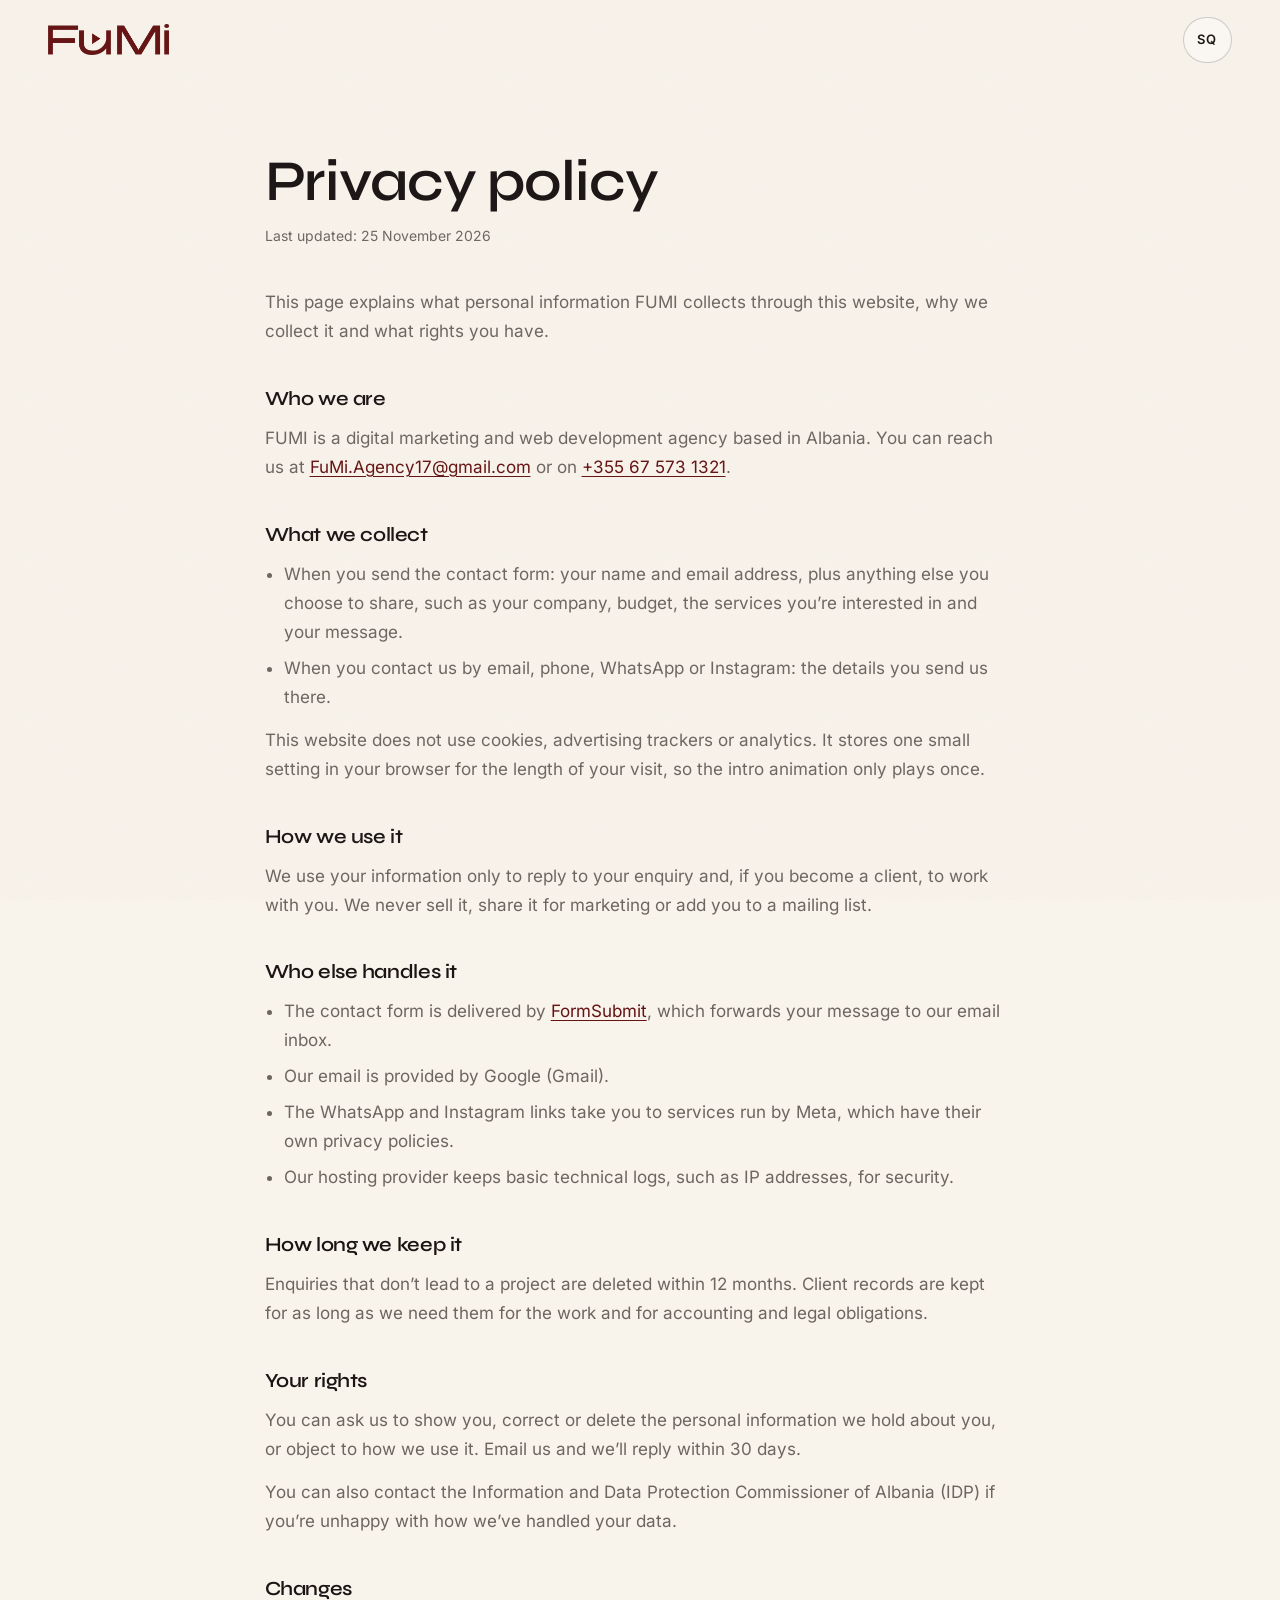
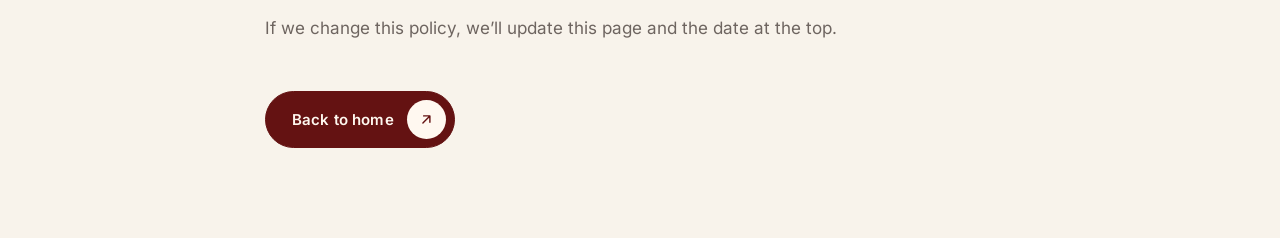
<file: privacy.html>
<!DOCTYPE html>
<html lang="en" class="no-js">
<head>
  <meta charset="UTF-8">
  <meta name="viewport" content="width=device-width, initial-scale=1">
  <title>Privacy policy — FUMI</title>
  <meta name="description" content="How FUMI handles the personal information you share through this website.">
  <meta name="theme-color" content="#F8F3EB">
  <meta name="color-scheme" content="light">
  <link rel="canonical" href="https://www.fumi.agency/privacy.html">
  <link rel="alternate" hreflang="en" href="https://www.fumi.agency/privacy.html">
  <link rel="alternate" hreflang="sq" href="https://www.fumi.agency/sq/privacy.html">
  <link rel="icon" href="assets/favicon.svg" type="image/svg+xml">
  <link rel="apple-touch-icon" href="assets/apple-touch-icon.png">
  <script>
    document.documentElement.className = 'js';
    setTimeout(function () { if (!window.__fumi) document.documentElement.className = 'no-js'; }, 4000);
  </script>
  <link rel="stylesheet" href="css/fonts.css">
  <link rel="stylesheet" href="css/style.css">
  <script src="js/main.js" defer></script>
</head>
<body>
  <a class="skip-link" href="#main">Skip to content</a>

  <svg class="sprite" aria-hidden="true" focusable="false" xmlns="http://www.w3.org/2000/svg">
    <symbol id="i-arrow" viewBox="0 0 24 24"><path d="M7 17 17 7M8 7h9v9"/></symbol>
  </svg>

  <div class="loader" aria-hidden="true"><div class="loader__bar"><span></span></div></div>

  <header class="header header--simple">
    <div class="container header__inner">
      <a class="logo" href="./" aria-label="FUMI — home"><img class="logo__img" src="assets/logo-fumi.png" srcset="assets/logo-fumi-480.webp 480w, assets/logo-fumi-960.webp 960w, assets/logo-fumi.webp 1903w" sizes="125px" alt="FUMI" width="1903" height="480"></a>
      <div class="header__actions">
        <a class="lang-switch" href="sq/privacy.html" hreflang="sq" lang="sq" aria-label="Shqip — lexoni politikën e privatësisë në shqip">SQ</a>
      </div>
    </div>
  </header>

  <!-- Keep this page in step with sq/privacy.html. If you add analytics or another form provider, update both. -->
  <main class="legal" id="main">
    <div class="legal__inner">
      <h1>Privacy policy</h1>
      <p class="legal__updated">Last updated: 25 November 2026</p>

      <p>This page explains what personal information FUMI collects through this website, why we collect it and what rights you have.</p>

      <h2>Who we are</h2>
      <p>FUMI is a digital marketing and web development agency based in Albania. You can reach us at <a href="mailto:fumi.agency17@gmail.com">FuMi.Agency17@gmail.com</a> or on <a href="tel:+355675731321">+355 67 573 1321</a>.</p>

      <h2>What we collect</h2>
      <ul>
        <li>When you send the contact form: your name and email address, plus anything else you choose to share, such as your company, budget, the services you’re interested in and your message.</li>
        <li>When you contact us by email, phone, WhatsApp or Instagram: the details you send us there.</li>
      </ul>
      <p>This website does not use cookies, advertising trackers or analytics. It stores one small setting in your browser for the length of your visit, so the intro animation only plays once.</p>

      <h2>How we use it</h2>
      <p>We use your information only to reply to your enquiry and, if you become a client, to work with you. We never sell it, share it for marketing or add you to a mailing list.</p>

      <h2>Who else handles it</h2>
      <ul>
        <li>The contact form is delivered by <a href="https://formsubmit.co" target="_blank" rel="noopener">FormSubmit</a>, which forwards your message to our email inbox.</li>
        <li>Our email is provided by Google (Gmail).</li>
        <li>The WhatsApp and Instagram links take you to services run by Meta, which have their own privacy policies.</li>
        <li>Our hosting provider keeps basic technical logs, such as IP addresses, for security.</li>
      </ul>

      <h2>How long we keep it</h2>
      <p>Enquiries that don’t lead to a project are deleted within 12 months. Client records are kept for as long as we need them for the work and for accounting and legal obligations.</p>

      <h2>Your rights</h2>
      <p>You can ask us to show you, correct or delete the personal information we hold about you, or object to how we use it. Email us and we’ll reply within 30 days.</p>
      <p>You can also contact the Information and Data Protection Commissioner of Albania (IDP) if you’re unhappy with how we’ve handled your data.</p>

      <h2>Changes</h2>
      <p>If we change this policy, we’ll update this page and the date at the top.</p>

      <a class="btn btn--primary btn--icon legal__back" href="./">
        <span class="btn__label">Back to home</span>
        <span class="btn__icon" aria-hidden="true"><svg class="icon"><use href="#i-arrow"/></svg><svg class="icon"><use href="#i-arrow"/></svg></span>
      </a>
    </div>
  </main>
</body>
</html>
</file>
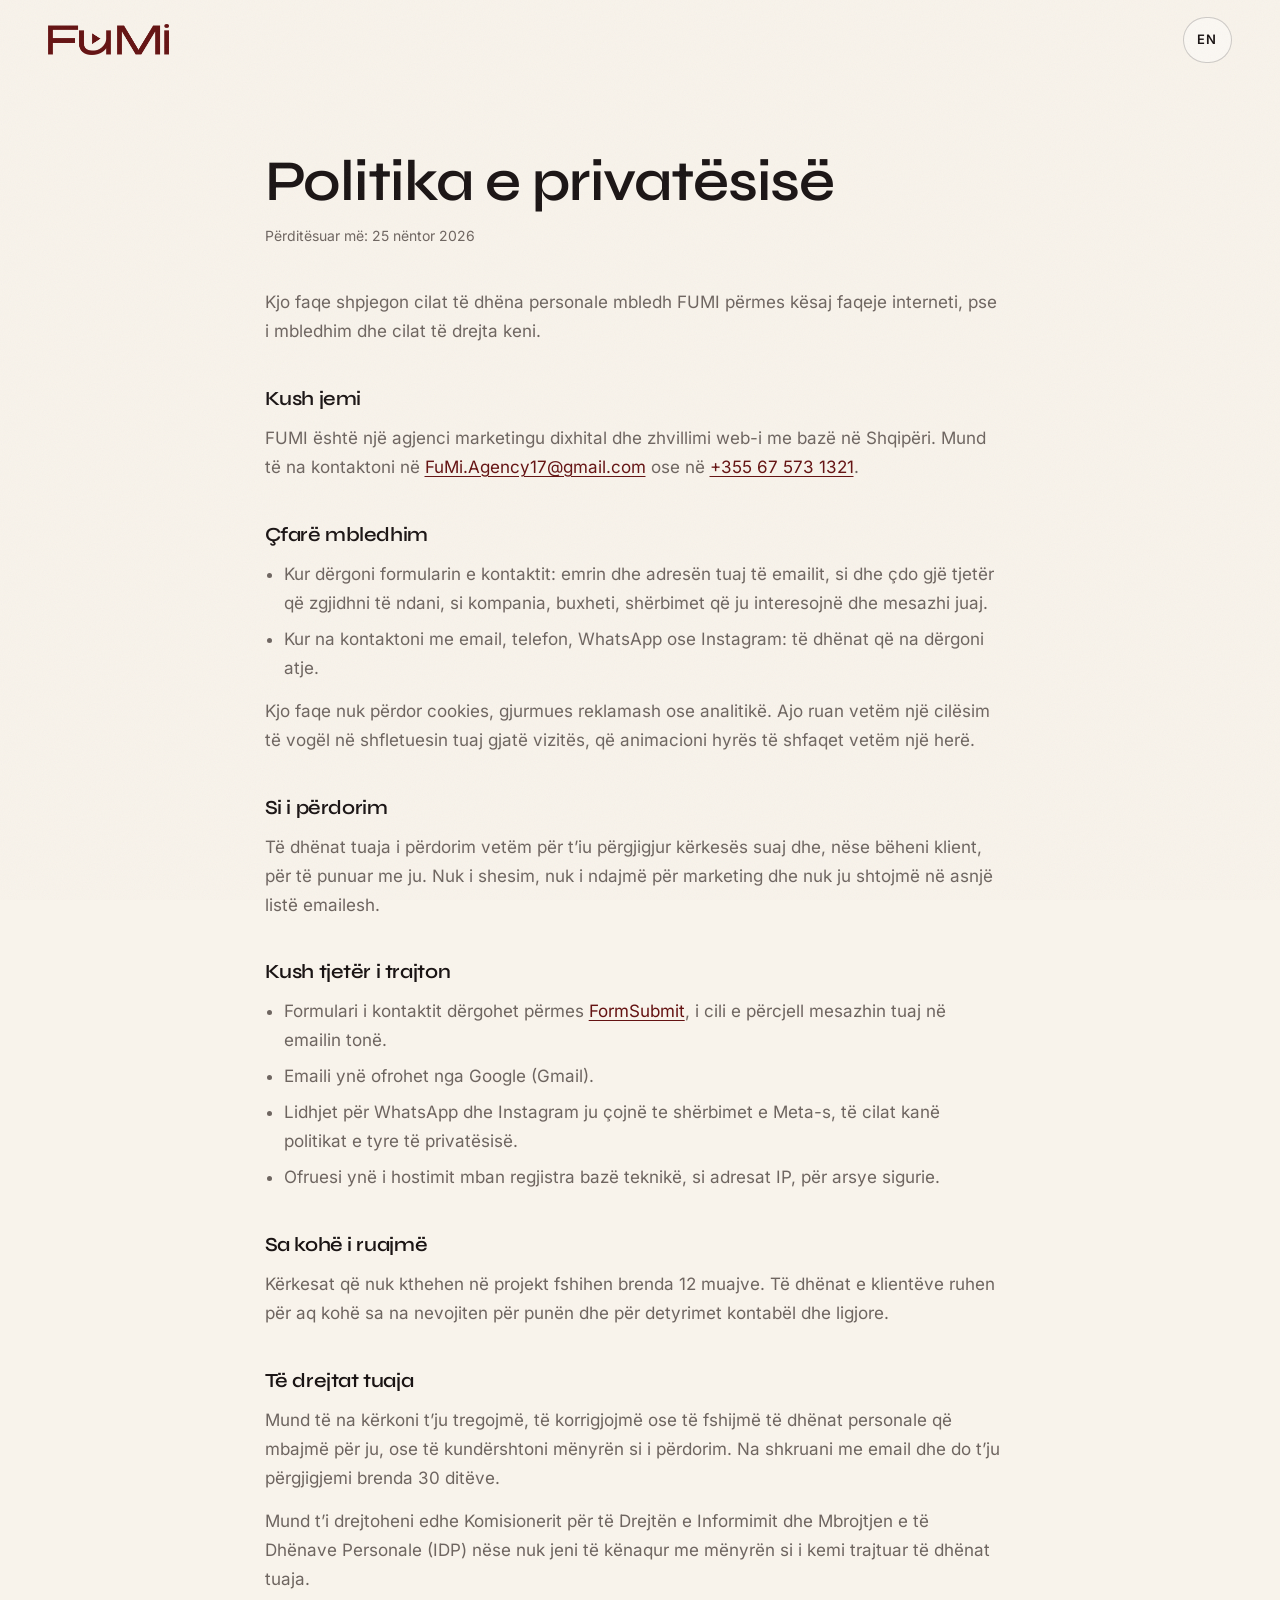
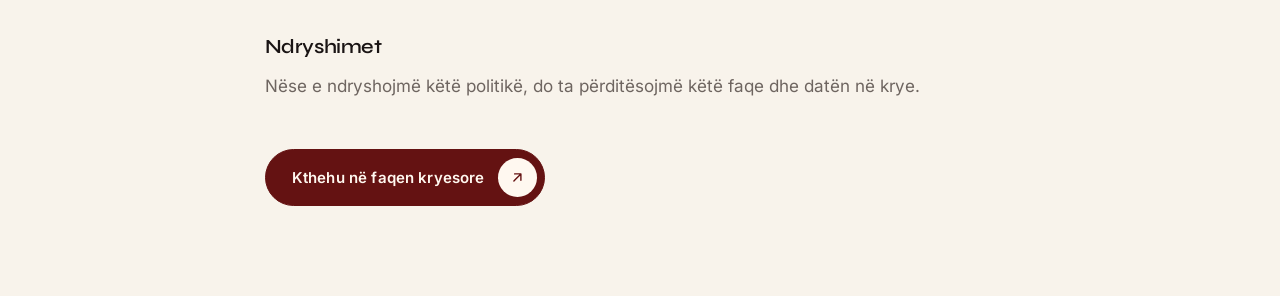
<file: sq/privacy.html>
<!DOCTYPE html>
<html lang="sq" class="no-js">
<head>
  <meta charset="UTF-8">
  <meta name="viewport" content="width=device-width, initial-scale=1">
  <title>Politika e privatësisë — FUMI</title>
  <meta name="description" content="Si i trajton FUMI të dhënat personale që ndani përmes kësaj faqeje.">
  <meta name="theme-color" content="#F8F3EB">
  <meta name="color-scheme" content="light">
  <link rel="canonical" href="https://www.fumi.agency/sq/privacy.html">
  <link rel="alternate" hreflang="en" href="https://www.fumi.agency/privacy.html">
  <link rel="alternate" hreflang="sq" href="https://www.fumi.agency/sq/privacy.html">
  <link rel="icon" href="../assets/favicon.svg" type="image/svg+xml">
  <link rel="apple-touch-icon" href="../assets/apple-touch-icon.png">
  <script>
    document.documentElement.className = 'js';
    setTimeout(function () { if (!window.__fumi) document.documentElement.className = 'no-js'; }, 4000);
  </script>
  <link rel="stylesheet" href="../css/fonts.css">
  <link rel="stylesheet" href="../css/style.css">
  <script src="../js/main.js" defer></script>
</head>
<body>
  <a class="skip-link" href="#main">Kalo te përmbajtja</a>

  <svg class="sprite" aria-hidden="true" focusable="false" xmlns="http://www.w3.org/2000/svg">
    <symbol id="i-arrow" viewBox="0 0 24 24"><path d="M7 17 17 7M8 7h9v9"/></symbol>
  </svg>

  <div class="loader" aria-hidden="true"><div class="loader__bar"><span></span></div></div>

  <header class="header header--simple">
    <div class="container header__inner">
      <a class="logo" href="./" aria-label="FUMI — faqja kryesore"><img class="logo__img" src="../assets/logo-fumi.png" srcset="../assets/logo-fumi-480.webp 480w, ../assets/logo-fumi-960.webp 960w, ../assets/logo-fumi.webp 1903w" sizes="125px" alt="FUMI" width="1903" height="480"></a>
      <div class="header__actions">
        <a class="lang-switch" href="../privacy.html" hreflang="en" lang="en" aria-label="English — read the privacy policy in English">EN</a>
      </div>
    </div>
  </header>

  <!-- Mbajeni këtë faqe të njëjtë me ../privacy.html. Nëse shtoni analitikë ose ndryshoni formularin, përditësoni të dyja. -->
  <main class="legal" id="main">
    <div class="legal__inner">
      <h1>Politika e privatësisë</h1>
      <p class="legal__updated">Përditësuar më: 25 nëntor 2026</p>

      <p>Kjo faqe shpjegon cilat të dhëna personale mbledh FUMI përmes kësaj faqeje interneti, pse i mbledhim dhe cilat të drejta keni.</p>

      <h2>Kush jemi</h2>
      <p>FUMI është një agjenci marketingu dixhital dhe zhvillimi web-i me bazë në Shqipëri. Mund të na kontaktoni në <a href="mailto:fumi.agency17@gmail.com">FuMi.Agency17@gmail.com</a> ose në <a href="tel:+355675731321">+355 67 573 1321</a>.</p>

      <h2>Çfarë mbledhim</h2>
      <ul>
        <li>Kur dërgoni formularin e kontaktit: emrin dhe adresën tuaj të emailit, si dhe çdo gjë tjetër që zgjidhni të ndani, si kompania, buxheti, shërbimet që ju interesojnë dhe mesazhi juaj.</li>
        <li>Kur na kontaktoni me email, telefon, WhatsApp ose Instagram: të dhënat që na dërgoni atje.</li>
      </ul>
      <p>Kjo faqe nuk përdor cookies, gjurmues reklamash ose analitikë. Ajo ruan vetëm një cilësim të vogël në shfletuesin tuaj gjatë vizitës, që animacioni hyrës të shfaqet vetëm një herë.</p>

      <h2>Si i përdorim</h2>
      <p>Të dhënat tuaja i përdorim vetëm për t’iu përgjigjur kërkesës suaj dhe, nëse bëheni klient, për të punuar me ju. Nuk i shesim, nuk i ndajmë për marketing dhe nuk ju shtojmë në asnjë listë emailesh.</p>

      <h2>Kush tjetër i trajton</h2>
      <ul>
        <li>Formulari i kontaktit dërgohet përmes <a href="https://formsubmit.co" target="_blank" rel="noopener">FormSubmit</a>, i cili e përcjell mesazhin tuaj në emailin tonë.</li>
        <li>Emaili ynë ofrohet nga Google (Gmail).</li>
        <li>Lidhjet për WhatsApp dhe Instagram ju çojnë te shërbimet e Meta-s, të cilat kanë politikat e tyre të privatësisë.</li>
        <li>Ofruesi ynë i hostimit mban regjistra bazë teknikë, si adresat IP, për arsye sigurie.</li>
      </ul>

      <h2>Sa kohë i ruajmë</h2>
      <p>Kërkesat që nuk kthehen në projekt fshihen brenda 12 muajve. Të dhënat e klientëve ruhen për aq kohë sa na nevojiten për punën dhe për detyrimet kontabël dhe ligjore.</p>

      <h2>Të drejtat tuaja</h2>
      <p>Mund të na kërkoni t’ju tregojmë, të korrigjojmë ose të fshijmë të dhënat personale që mbajmë për ju, ose të kundërshtoni mënyrën si i përdorim. Na shkruani me email dhe do t’ju përgjigjemi brenda 30 ditëve.</p>
      <p>Mund t’i drejtoheni edhe Komisionerit për të Drejtën e Informimit dhe Mbrojtjen e të Dhënave Personale (IDP) nëse nuk jeni të kënaqur me mënyrën si i kemi trajtuar të dhënat tuaja.</p>

      <h2>Ndryshimet</h2>
      <p>Nëse e ndryshojmë këtë politikë, do ta përditësojmë këtë faqe dhe datën në krye.</p>

      <a class="btn btn--primary btn--icon legal__back" href="./">
        <span class="btn__label">Kthehu në faqen kryesore</span>
        <span class="btn__icon" aria-hidden="true"><svg class="icon"><use href="#i-arrow"/></svg><svg class="icon"><use href="#i-arrow"/></svg></span>
      </a>
    </div>
  </main>
</body>
</html>
</file>
<file: css/fonts.css>
/* Self-hosted Google Fonts (SIL Open Font License). Latin + Latin Extended only:
   enough for English and Albanian. Inter and Syne are variable fonts, so one file covers every weight. */
@font-face {
  font-family: 'Instrument Serif';
  font-style: italic;
  font-weight: 400;
  font-display: swap;
  src: url('../assets/fonts/instrument-serif-italic-latin-ext.woff2') format('woff2');
  unicode-range: U+0100-02BA, U+02BD-02C5, U+02C7-02CC, U+02CE-02D7, U+02DD-02FF, U+0304, U+0308, U+0329, U+1D00-1DBF, U+1E00-1E9F, U+1EF2-1EFF, U+2020, U+20A0-20AB, U+20AD-20C4, U+2113, U+2C60-2C7F, U+A720-A7FF;
}
@font-face {
  font-family: 'Instrument Serif';
  font-style: italic;
  font-weight: 400;
  font-display: swap;
  src: url('../assets/fonts/instrument-serif-italic-latin.woff2') format('woff2');
  unicode-range: U+0000-00FF, U+0131, U+0152-0153, U+02BB-02BC, U+02C6, U+02DA, U+02DC, U+0304, U+0308, U+0329, U+2000-206F, U+20AC, U+2122, U+2191, U+2193, U+2212, U+2215, U+FEFF, U+FFFD;
}
@font-face {
  font-family: 'Inter';
  font-style: normal;
  font-weight: 400 600;
  font-display: swap;
  src: url('../assets/fonts/inter-latin-ext.woff2') format('woff2');
  unicode-range: U+0100-02BA, U+02BD-02C5, U+02C7-02CC, U+02CE-02D7, U+02DD-02FF, U+0304, U+0308, U+0329, U+1D00-1DBF, U+1E00-1E9F, U+1EF2-1EFF, U+2020, U+20A0-20AB, U+20AD-20C4, U+2113, U+2C60-2C7F, U+A720-A7FF;
}
@font-face {
  font-family: 'Inter';
  font-style: normal;
  font-weight: 400 600;
  font-display: swap;
  src: url('../assets/fonts/inter-latin.woff2') format('woff2');
  unicode-range: U+0000-00FF, U+0131, U+0152-0153, U+02BB-02BC, U+02C6, U+02DA, U+02DC, U+0304, U+0308, U+0329, U+2000-206F, U+20AC, U+2122, U+2191, U+2193, U+2212, U+2215, U+FEFF, U+FFFD;
}
@font-face {
  font-family: 'Syne';
  font-style: normal;
  font-weight: 500 800;
  font-display: swap;
  src: url('../assets/fonts/syne-latin-ext.woff2') format('woff2');
  unicode-range: U+0100-02BA, U+02BD-02C5, U+02C7-02CC, U+02CE-02D7, U+02DD-02FF, U+0304, U+0308, U+0329, U+1D00-1DBF, U+1E00-1E9F, U+1EF2-1EFF, U+2020, U+20A0-20AB, U+20AD-20C4, U+2113, U+2C60-2C7F, U+A720-A7FF;
}
@font-face {
  font-family: 'Syne';
  font-style: normal;
  font-weight: 500 800;
  font-display: swap;
  src: url('../assets/fonts/syne-latin.woff2') format('woff2');
  unicode-range: U+0000-00FF, U+0131, U+0152-0153, U+02BB-02BC, U+02C6, U+02DA, U+02DC, U+0304, U+0308, U+0329, U+2000-206F, U+20AC, U+2122, U+2191, U+2193, U+2212, U+2215, U+FEFF, U+FFFD;
}
</file>
<file: css/style.css>
/* ==========================================================================
   FUMI — Digital Marketing & Web Development Agency
   style.css
   --------------------------------------------------------------------------
   01. Design tokens
   02. Reset & base
   03. Typography & utilities
   04. Buttons & links
   05. Loader & page transitions
   06. Header & navigation
   07. Mobile menu
   08. Hero
   09. Marquee
   10. Sections & section heads
   11. Services
   12. Work / portfolio
   13. Project mockups
   14. Project modal
   15. About
   16. FAQ, testimonials & floating WhatsApp
   17. Contact & form
   18. Footer
   19. Scroll reveal
   20. 404 page
   21. Responsive
   22. Reduced motion
   ========================================================================== */

/* 01. Design tokens
   ========================================================================== */
:root {
  --bg: #f8f3eb;              /* light cream / "pana" */
  --bg-soft: #f4ede2;
  --surface: #fcf9f4;
  --surface-2: #efe7d9;
  --text: #1a1414;            /* warm black */
  --ink-rgb: 26 20 20;
  --muted: #6e6560;           /* warm grey */
  --accent: #641212;          /* logo maroon: headlines, dots, decoration */
  --accent-rgb: 100 18 18;
  --accent-strong: #641212;   /* buttons & red surfaces (AA contrast with --on-accent) */
  --accent-ink: #641212;      /* small red text on cream (AA contrast) */
  --on-accent: #fff8f0;       /* text and icons on red */
  --line: rgb(26 20 20 / .1);
  --line-strong: rgb(26 20 20 / .2);
  --error: #b42318;

  --font-display: "Syne", "Helvetica Neue", Arial, sans-serif;
  --font-body: "Inter", system-ui, -apple-system, "Segoe UI", Roboto, sans-serif;
  --font-serif: "Instrument Serif", Georgia, "Times New Roman", serif;

  --fs-xs: .8125rem;
  --fs-sm: .9375rem;
  --fs-base: 1.0625rem;
  --fs-md: clamp(1.0625rem, 1rem + .35vw, 1.25rem);
  --fs-lg: clamp(1.4rem, 1.15rem + 1vw, 1.9rem);
  --fs-xl: clamp(2.4rem, 1.4rem + 3.8vw, 5rem);
  --fs-2xl: clamp(2.6rem, 1.2rem + 5.4vw, 6.5rem);

  --ease-out: cubic-bezier(.22, 1, .36, 1);
  --ease-in-out: cubic-bezier(.77, 0, .18, 1);

  --radius-sm: 12px;
  --radius: 20px;
  --radius-lg: 28px;
  --radius-pill: 999px;

  --container: 1320px;
  --gutter: clamp(1.25rem, 4vw, 3rem);
  --section-space: clamp(5rem, 9vw, 8.5rem);
  --header-h: 80px;
}

/* 02. Reset & base
   ========================================================================== */
*, *::before, *::after { box-sizing: border-box; }
* { margin: 0; }

html {
  -webkit-text-size-adjust: 100%;
  text-size-adjust: 100%;
  scroll-behavior: smooth;
  scrollbar-gutter: stable;
  background: var(--bg);
}

body {
  min-height: 100vh;
  font-family: var(--font-body);
  font-size: var(--fs-base);
  line-height: 1.65;
  color: var(--text);
  background: var(--bg);
  -webkit-font-smoothing: antialiased;
  -moz-osx-font-smoothing: grayscale;
  overflow-x: hidden;
  overflow-x: clip;
}

/* Subtle film grain for a premium, tactile feel */
body::after {
  content: "";
  position: fixed;
  inset: 0;
  z-index: 3000;
  pointer-events: none;
  opacity: .045;
  background-image: url("data:image/svg+xml,%3Csvg xmlns='http://www.w3.org/2000/svg' width='160' height='160'%3E%3Cfilter id='n'%3E%3CfeTurbulence type='fractalNoise' baseFrequency='.85' numOctaves='3' stitchTiles='stitch'/%3E%3C/filter%3E%3Crect width='100%25' height='100%25' filter='url(%23n)'/%3E%3C/svg%3E");
}

/* Scroll lock (mobile menu / modal open) */
html.is-locked { overflow: hidden; }

img, svg, video { display: block; max-width: 100%; }
button, input, select, textarea { font: inherit; color: inherit; }
button { cursor: pointer; }
a { color: inherit; }
ul[class], ol[class] { list-style: none; padding: 0; }

::selection { background: var(--accent); color: var(--on-accent); }

:focus-visible {
  outline: 2px solid var(--accent-ink);
  outline-offset: 3px;
}
[tabindex="-1"]:focus { outline: none; }

.sprite { position: absolute; width: 0; height: 0; overflow: hidden; }

.icon {
  width: 1.15em;
  height: 1.15em;
  flex-shrink: 0;
  fill: none;
  stroke: currentColor;
  stroke-width: 1.6;
  stroke-linecap: round;
  stroke-linejoin: round;
}

/* 03. Typography & utilities
   ========================================================================== */
h1, h2, h3, h4 {
  font-family: var(--font-display);
  font-weight: 700;
  line-height: 1.05;
  letter-spacing: -.02em;
}

h2 em, h3 em, .hero__title em, .footer__big em {
  font-family: var(--font-serif);
  font-style: italic;
  font-weight: 400;
  letter-spacing: -.01em;
  color: var(--accent);
  padding-right: .04em;
}

.container {
  width: min(100% - var(--gutter) * 2, var(--container));
  margin-inline: auto;
}

.sr-only {
  position: absolute !important;
  width: 1px;
  height: 1px;
  padding: 0;
  margin: -1px;
  overflow: hidden;
  clip: rect(0 0 0 0);
  white-space: nowrap;
  border: 0;
}

.skip-link {
  position: fixed;
  top: 1rem;
  left: 1rem;
  z-index: 4000;
  padding: .75rem 1.25rem;
  border-radius: var(--radius-pill);
  background: var(--accent-strong);
  color: var(--on-accent);
  font-weight: 600;
  text-decoration: none;
  transform: translateY(-200%);
  transition: transform .3s var(--ease-out);
}
.skip-link:focus { transform: none; }

.pulse {
  position: relative;
  display: inline-block;
  width: 7px;
  height: 7px;
  border-radius: 50%;
  background: var(--accent);
  flex-shrink: 0;
}
.pulse::after {
  content: "";
  position: absolute;
  inset: 0;
  border-radius: 50%;
  border: 1px solid var(--accent);
  animation: ripple 2.2s var(--ease-out) infinite;
}

@keyframes ripple {
  from { transform: scale(1); opacity: .9; }
  to { transform: scale(3.4); opacity: 0; }
}

/* 04. Buttons & links
   ========================================================================== */
.btn {
  --btn-bg: transparent;
  --btn-fg: var(--text);
  --btn-border: var(--line-strong);
  --btn-fill: var(--text);
  --btn-fill-fg: var(--bg);
  position: relative;
  display: inline-flex;
  align-items: center;
  justify-content: center;
  gap: .85rem;
  min-height: 3.375rem;
  padding: .5rem 1.65rem;
  font-family: var(--font-body);
  font-size: var(--fs-sm);
  font-weight: 500;
  line-height: 1;
  letter-spacing: .01em;
  white-space: nowrap;
  color: var(--btn-fg);
  background: var(--btn-bg);
  border: 1px solid var(--btn-border);
  border-radius: var(--radius-pill);
  text-decoration: none;
  overflow: hidden;
  isolation: isolate;
  transition: color .5s var(--ease-out), border-color .5s var(--ease-out), translate .45s var(--ease-out);
}
.btn::before {
  content: "";
  position: absolute;
  inset: -1px;
  z-index: -1;
  border-radius: inherit;
  background: var(--btn-fill);
  transform: translateY(102%);
  transition: transform .6s var(--ease-out);
}
.btn:hover::before,
.btn:focus-visible::before { transform: translateY(0); }
.btn:hover,
.btn:focus-visible { color: var(--btn-fill-fg); border-color: var(--btn-fill); }

.btn--primary {
  --btn-bg: var(--accent-strong);
  --btn-fg: var(--on-accent);
  --btn-border: var(--accent-strong);
  --btn-fill: var(--text);
  --btn-fill-fg: var(--bg);
  font-weight: 600;
}
.btn--ghost { --btn-bg: rgb(255 255 255 / .35); }
.btn--icon { padding-right: .45rem; }
.btn--sm { min-height: 2.875rem; padding-left: 1.25rem; font-size: .875rem; }
.btn--sm.btn--icon { padding-right: .35rem; }
.btn--round { width: 3.375rem; padding: 0; }
.btn--round .icon { width: 1.25rem; height: 1.25rem; }

.btn--whatsapp {
  --btn-bg: rgb(255 255 255 / .35);
  --btn-fill: var(--accent-strong);
  --btn-fill-fg: var(--on-accent);
  padding-left: 1.35rem;
}
.btn--whatsapp .icon { width: 1.3rem; height: 1.3rem; }

.btn__icon {
  display: grid;
  place-items: center;
  width: 2.45rem;
  height: 2.45rem;
  border-radius: 50%;
  background: var(--on-accent);
  color: var(--accent-strong);
  overflow: hidden;
  transition: background-color .5s var(--ease-out), color .5s var(--ease-out);
}
.btn--sm .btn__icon { width: 2.1rem; height: 2.1rem; }
.btn__icon .icon {
  grid-area: 1 / 1;
  width: 1.05rem;
  height: 1.05rem;
  stroke-width: 2;
  transition: transform .55s var(--ease-out);
}
.btn__icon .icon:last-child { transform: translate(-160%, 160%); }
.btn:hover .btn__icon .icon:first-child,
.btn:focus-visible .btn__icon .icon:first-child { transform: translate(160%, -160%); }
.btn:hover .btn__icon .icon:last-child,
.btn:focus-visible .btn__icon .icon:last-child { transform: none; }

/* 05. Loader & page transitions
   ========================================================================== */
.loader { display: none; }

.js .loader {
  position: fixed;
  inset: 0;
  z-index: 2000;
  display: flex;
  flex-direction: column;
  align-items: center;
  justify-content: center;
  gap: 1.75rem;
  background: var(--accent);
  color: var(--on-accent);
  clip-path: inset(0 0 0 0);
  transition: clip-path 1s var(--ease-in-out), visibility 0s linear 1s;
}
.js.is-loaded .loader { clip-path: inset(0 0 100% 0); visibility: hidden; }
.js.is-leaving .loader {
  clip-path: inset(0 0 0 0);
  visibility: visible;
  transition: clip-path .7s var(--ease-in-out), visibility 0s;
}

.loader__brand {
  display: flex;
  align-items: flex-end;
  transition: opacity .5s var(--ease-out), transform .8s var(--ease-out);
}
.js.is-loaded .loader__brand { opacity: 0; transform: translateY(-40px); }

.loader__word {
  display: inline-flex;
  font: 800 clamp(3.5rem, 11vw, 7.5rem)/1 var(--font-display);
  letter-spacing: -.04em;
  clip-path: inset(-20% -10% 0 -10%);
}
.loader__word span {
  display: inline-block;
  animation: loader-letter .9s var(--ease-out) both;
  animation-delay: calc(.1s + var(--i) * .07s);
}
.loader__dot {
  width: .18em;
  height: .18em;
  margin: 0 0 .1em .06em;
  font-size: clamp(3.5rem, 11vw, 7.5rem);
  border-radius: 50%;
  background: var(--text);
  animation: pop .6s var(--ease-out) .5s both;
}
.loader__bar {
  width: 140px;
  height: 1px;
  background: rgb(255 248 240 / .35);
  overflow: hidden;
}
.loader__bar span {
  display: block;
  height: 100%;
  background: var(--on-accent);
  transform-origin: left;
  animation: loader-bar 1.1s var(--ease-in-out) .15s both;
}

@keyframes loader-letter { from { transform: translateY(110%); } }
@keyframes loader-bar { from { transform: scaleX(0); } }
@keyframes pop { from { transform: scale(0); } }

/* Scroll progress indicator */
.scroll-progress {
  position: fixed;
  inset: 0 0 auto;
  z-index: 150;
  height: 2px;
  background: var(--accent);
  transform-origin: left;
  transform: scaleX(0);
  pointer-events: none;
}

/* 06. Header & navigation
   ========================================================================== */
.header {
  position: fixed;
  inset: 0 0 auto;
  z-index: 100;
  height: var(--header-h);
  border-bottom: 1px solid transparent;
  transition: transform .55s var(--ease-out), background-color .4s, border-color .4s, opacity .8s var(--ease-out);
}
.js .header { opacity: 0; }
.js.is-loaded .header { opacity: 1; transition-delay: 0s, 0s, 0s, .5s; }

.header.is-scrolled {
  background: rgb(248 243 235 / .8);
  -webkit-backdrop-filter: blur(18px) saturate(140%);
  backdrop-filter: blur(18px) saturate(140%);
  border-bottom-color: var(--line);
}
.header.is-hidden { transform: translateY(-100%); }
.menu-open .header { background: transparent; border-bottom-color: transparent; -webkit-backdrop-filter: none; backdrop-filter: none; }

.header__inner {
  height: 100%;
  display: grid;
  grid-template-columns: 1fr auto 1fr;
  align-items: center;
  gap: 1.5rem;
}

.logo {
  display: inline-flex;
  align-items: flex-end;
  justify-self: start;
  font: 800 1.6rem/1 var(--font-display);
  letter-spacing: -.03em;
  color: var(--text);
  text-decoration: none;
}
.logo__dot {
  position: relative;
  width: .3em;
  height: .3em;
  margin: 0 0 .08em .08em;
  border-radius: 50%;
  background: var(--accent);
}
.logo__dot::after {
  content: "";
  position: absolute;
  inset: 0;
  border-radius: 50%;
  border: 1px solid var(--accent);
  opacity: 0;
}
.logo:hover .logo__dot::after { animation: ripple 1.4s var(--ease-out) infinite; }
.logo__img { display: block; height: 1.9rem; width: auto; transition: transform .4s var(--ease-out); }
.logo:hover .logo__img { transform: scale(1.04); }

/* Brand logo image in the loader, hero and footer */
.loader__logo {
  display: block;
  height: clamp(3rem, 9vw, 6.5rem);
  width: auto;
  animation: loader-letter .9s var(--ease-out) .1s both;
  filter: brightness(0) invert(1); /* cream-white on the red curtain */
}
.hero__word:has(.hero__logo),
.hero__word:has(.hero__logo) .char-wrap { display: block; }
.hero__logo {
  display: block;
  width: min(100%, 150vh);
  height: auto;
}
.js .hero__logo { transform: translateY(108%); }
.js.is-loaded .hero__logo { transform: none; transition: transform 1.3s var(--ease-out) .3s; }
.footer__wordmark img {
  display: block;
  width: 100%;
  height: auto;
  opacity: .1;
  -webkit-mask-image: linear-gradient(180deg, #000 30%, transparent 92%);
  mask-image: linear-gradient(180deg, #000 30%, transparent 92%);
}

.nav__list {
  display: flex;
  gap: .15rem;
  padding: .35rem;
  border: 1px solid var(--line);
  border-radius: var(--radius-pill);
  background: rgb(255 255 255 / .4);
  -webkit-backdrop-filter: blur(10px);
  backdrop-filter: blur(10px);
}
.nav__link {
  position: relative;
  display: block;
  padding: .6rem 1.05rem;
  border-radius: var(--radius-pill);
  font-size: .875rem;
  font-weight: 500;
  color: var(--muted);
  text-decoration: none;
  transition: color .3s, background-color .3s;
}
.nav__link:hover { color: var(--text); }
.nav__link.is-active { color: var(--text); background: rgb(var(--ink-rgb) / .07); }

.header__actions {
  display: flex;
  align-items: center;
  justify-self: end;
  gap: .75rem;
}

.lang-switch {
  display: inline-grid;
  place-items: center;
  min-width: 46px;
  height: 46px;
  padding: 0 .85rem;
  border: 1px solid var(--line-strong);
  border-radius: var(--radius-pill);
  background: rgb(255 255 255 / .4);
  font-size: .8125rem;
  font-weight: 600;
  letter-spacing: .08em;
  color: var(--text);
  text-decoration: none;
  transition: background-color .3s, color .3s, border-color .3s;
}
.lang-switch:hover { background: var(--text); border-color: var(--text); color: var(--bg); }

.burger {
  position: relative;
  display: none;
  width: 46px;
  height: 46px;
  border: 1px solid var(--line-strong);
  border-radius: 50%;
  background: rgb(255 255 255 / .4);
  color: var(--text);
}
.burger span {
  position: absolute;
  left: 14px;
  right: 14px;
  height: 1.5px;
  border-radius: 2px;
  background: currentColor;
  transition: transform .5s var(--ease-out), top .3s var(--ease-out);
}
.burger span:nth-child(1) { top: 18.5px; }
.burger span:nth-child(2) { top: 25px; }
.menu-open .burger span:nth-child(1) { top: 21.75px; transform: rotate(45deg); }
.menu-open .burger span:nth-child(2) { top: 21.75px; transform: rotate(-45deg); }

/* 07. Mobile menu
   ========================================================================== */
.menu {
  position: fixed;
  inset: 0;
  z-index: 90;
  display: none;
  flex-direction: column;
  justify-content: space-between;
  gap: 2rem;
  padding: calc(var(--header-h) + 2.5rem) var(--gutter) 2rem;
  background:
    radial-gradient(80% 50% at 100% 0%, rgb(var(--accent-rgb) / .16), transparent 70%),
    var(--bg);
  overflow-y: auto;
  clip-path: circle(0% at calc(100% - var(--gutter) - 23px) calc(var(--header-h) / 2));
  visibility: hidden;
  transition: clip-path .8s var(--ease-in-out), visibility 0s linear .8s;
}
.menu-open .menu {
  clip-path: circle(150% at calc(100% - var(--gutter) - 23px) calc(var(--header-h) / 2));
  visibility: visible;
  transition: clip-path .8s var(--ease-in-out), visibility 0s;
}
.menu__nav li { overflow: hidden; border-bottom: 1px solid var(--line); }
.menu__link {
  display: flex;
  align-items: baseline;
  gap: 1rem;
  padding: .9rem 0;
  font: 700 clamp(2.2rem, 9vw, 3.6rem)/1.05 var(--font-display);
  letter-spacing: -.03em;
  text-decoration: none;
  transform: translateY(105%);
  transition: transform .8s var(--ease-out), color .3s;
}
.menu-open .menu__link { transform: none; transition-delay: calc(.25s + var(--i) * .06s), 0s; }
.menu__link:hover, .menu__link.is-active { color: var(--accent); }
.menu__num { font: 500 .8rem/1 var(--font-body); color: var(--muted); letter-spacing: .1em; }

.menu__footer {
  display: flex;
  flex-wrap: wrap;
  justify-content: space-between;
  gap: 1rem;
  color: var(--muted);
  font-size: var(--fs-sm);
  opacity: 0;
  transition: opacity .6s;
}
.menu-open .menu__footer { opacity: 1; transition-delay: .6s; }
.menu__footer a { text-decoration: none; transition: color .3s; }
.menu__footer a:hover { color: var(--text); }
.menu__socials { display: flex; gap: 1.5rem; }

/* 08. Hero
   ========================================================================== */
.hero {
  position: relative;
  display: flex;
  min-height: 100vh;
  min-height: 100svh;
  padding: calc(var(--header-h) + clamp(1.5rem, 5vh, 3.5rem)) 0 clamp(1.5rem, 4vh, 2.5rem);
  overflow: hidden;
  isolation: isolate;
}

.hero__bg {
  position: absolute;
  inset: 0;
  z-index: -1;
  pointer-events: none;
  translate: 0 calc(var(--hero-scroll, 0) * 160px);
}
.hero__grid {
  position: absolute;
  inset: 0;
  background-image:
    linear-gradient(var(--line) 1px, transparent 1px),
    linear-gradient(90deg, var(--line) 1px, transparent 1px);
  background-size: 88px 88px;
  background-position: center top;
  -webkit-mask-image: radial-gradient(ellipse 75% 65% at 50% 35%, #000 10%, transparent 75%);
  mask-image: radial-gradient(ellipse 75% 65% at 50% 35%, #000 10%, transparent 75%);
  opacity: .55;
}
.hero__orb {
  position: absolute;
  aspect-ratio: 1;
  border-radius: 50%;
  will-change: transform;
}
.hero__orb--1 {
  top: -18%;
  right: -12%;
  width: min(62vw, 900px);
  background: radial-gradient(circle, rgb(var(--accent-rgb) / .24) 0%, rgb(var(--accent-rgb) / .07) 38%, transparent 68%);
  translate: calc(var(--px, 0) * -40px) calc(var(--py, 0) * -40px);
  animation: float-1 16s ease-in-out infinite alternate;
  transition: translate 1.2s var(--ease-out);
}
.hero__orb--2 {
  bottom: -30%;
  left: -18%;
  width: min(55vw, 780px);
  background: radial-gradient(circle, rgb(255 150 90 / .22) 0%, rgb(255 150 90 / .07) 40%, transparent 68%);
  translate: calc(var(--px, 0) * 30px) calc(var(--py, 0) * 30px);
  animation: float-2 20s ease-in-out infinite alternate;
  transition: translate 1.2s var(--ease-out);
}
@keyframes float-1 { to { transform: translate(-6%, 10%) scale(1.08); } }
@keyframes float-2 { to { transform: translate(10%, -8%) scale(.94); } }

.hero__inner {
  position: relative;
  display: flex;
  flex-direction: column;
  justify-content: space-between;
  gap: clamp(1.75rem, 4.5vh, 3rem);
}

.hero__eyebrow {
  display: inline-flex;
  align-items: center;
  align-self: flex-start;
  gap: .7rem;
  padding: .5rem 1rem .5rem .85rem;
  border: 1px solid var(--line-strong);
  border-radius: var(--radius-pill);
  background: rgb(255 255 255 / .4);
  -webkit-backdrop-filter: blur(8px);
  backdrop-filter: blur(8px);
  font-size: .75rem;
  font-weight: 500;
  letter-spacing: .12em;
  text-transform: uppercase;
  color: var(--muted);
}

.hero__brand {
  /* FUMI + dot measures ~4.41em in Syne 800, so size it to fill the container width */
  font-size: max(3.5rem, min(calc(min(100vw - var(--gutter) * 2, var(--container)) / 4.5), 38vh));
  font-weight: 800;
  line-height: .8;
  letter-spacing: -.05em;
  margin-left: -.05em;
  translate: 0 calc(var(--hero-scroll, 0) * 90px);
}
.hero__word { display: inline-flex; align-items: flex-end; }
.char-wrap {
  display: inline-block;
  /* clip only the bottom edge so letters can rise into view */
  clip-path: inset(-50% -20% 0 -20%);
  padding-bottom: .02em;
}
.char {
  display: inline-block;
  background: linear-gradient(180deg, var(--text) 40%, #5c413c 100%);
  -webkit-background-clip: text;
  background-clip: text;
  color: transparent;
}
.hero__dot {
  position: relative;
  width: .15em;
  height: .15em;
  margin: 0 0 .06em .05em;
  border-radius: 50%;
  background: var(--accent);
  box-shadow: 0 0 .3em rgb(var(--accent-rgb) / .55);
}
.hero__dot::before,
.hero__dot::after {
  content: "";
  position: absolute;
  inset: 0;
  border-radius: 50%;
  border: 2px solid var(--accent);
  animation: ripple 3s var(--ease-out) infinite;
}
.hero__dot::after { animation-delay: 1.5s; }

.hero__bottom {
  position: relative;
  display: grid;
  grid-template-columns: minmax(0, 1.05fr) minmax(0, 1fr);
  align-items: end;
  gap: clamp(1.5rem, 5vw, 5rem);
  padding-top: clamp(1.5rem, 4vh, 2.5rem);
}
.hero__bottom::before {
  content: "";
  position: absolute;
  inset: 0 0 auto;
  height: 1px;
  background: linear-gradient(90deg, var(--line-strong), var(--line) 70%, transparent);
  transform-origin: left;
}

.hero__title {
  font: 600 clamp(2.3rem, 1.2rem + 3.6vw, 4.6rem)/1.02 var(--font-display);
  letter-spacing: -.035em;
}
.hero__title .line {
  display: block;
  padding-bottom: .12em;
  margin-bottom: -.12em;
  clip-path: inset(-40% -10% 0 -10%);
}
.hero__title .line > span { display: inline-block; }
.hero__title em { font-size: 1.08em; line-height: 1; }

.hero__intro {
  max-width: 34rem;
  font-size: var(--fs-md);
  color: var(--muted);
}
.hero__actions {
  display: flex;
  flex-wrap: wrap;
  gap: .75rem;
  margin-top: 1.75rem;
}

.hero__footer {
  display: flex;
  justify-content: space-between;
  align-items: center;
  gap: 1rem;
  font-size: .75rem;
  letter-spacing: .14em;
  text-transform: uppercase;
  color: var(--muted);
}
.scroll-cue {
  display: inline-flex;
  align-items: center;
  gap: .85rem;
  text-decoration: none;
  transition: color .3s;
}
.scroll-cue:hover { color: var(--text); }
.scroll-cue__track {
  position: relative;
  width: 1px;
  height: 38px;
  background: var(--line-strong);
  overflow: hidden;
}
.scroll-cue__track span {
  position: absolute;
  inset: 0 0 auto;
  height: 14px;
  background: var(--accent);
  animation: scroll-cue 2s var(--ease-in-out) infinite;
}
@keyframes scroll-cue {
  from { transform: translateY(-100%); }
  to { transform: translateY(300%); }
}
.hero__disciplines { display: flex; gap: 1.75rem; }
.hero__disciplines li { display: flex; align-items: center; gap: 1.75rem; }
.hero__disciplines li + li::before {
  content: "";
  width: 4px;
  height: 4px;
  border-radius: 50%;
  background: var(--accent);
}

/* Hero entrance (runs once the loader lifts) */
.js .hero [data-hero] { opacity: 0; transform: translateY(28px); }
.js .char { transform: translateY(108%); }
.js .hero__dot { transform: scale(0); }
.js .hero__title .line > span { transform: translateY(120%); }
.js .hero__bottom::before { transform: scaleX(0); }

.js.is-loaded .hero [data-hero] {
  opacity: 1;
  transform: none;
  transition: opacity 1s var(--ease-out) var(--hd, 0s), transform 1.2s var(--ease-out) var(--hd, 0s);
}
.js.is-loaded .char {
  transform: none;
  transition: transform 1.3s var(--ease-out) calc(.3s + var(--i) * .075s);
}
.js.is-loaded .hero__dot { transform: none; transition: transform .9s var(--ease-out) .75s; }
.js.is-loaded .hero__title .line > span {
  transform: none;
  transition: transform 1.2s var(--ease-out) calc(.6s + var(--i) * .1s);
}
.js.is-loaded .hero__bottom::before { transform: none; transition: transform 1.6s var(--ease-out) .5s; }

/* 09. Marquee
   ========================================================================== */
.marquee {
  position: relative;
  padding: clamp(1.4rem, 2.8vw, 2.2rem) 0;
  border-block: 1px solid var(--line);
  overflow: hidden;
  -webkit-mask-image: linear-gradient(90deg, transparent, #000 8%, #000 92%, transparent);
  mask-image: linear-gradient(90deg, transparent, #000 8%, #000 92%, transparent);
}
.marquee__track {
  display: flex;
  width: max-content;
  animation: marquee 38s linear infinite;
}
.marquee:hover .marquee__track { animation-play-state: paused; }
.marquee__group {
  display: flex;
  align-items: center;
  gap: clamp(1.5rem, 3vw, 3rem);
  padding-right: clamp(1.5rem, 3vw, 3rem);
}
.marquee__item {
  font: 600 clamp(1.8rem, 1rem + 3vw, 3.6rem)/1 var(--font-display);
  letter-spacing: -.03em;
  white-space: nowrap;
}
.marquee__item--outline {
  color: transparent;
  -webkit-text-stroke: 1px rgb(var(--ink-rgb) / .55);
}
.marquee__star {
  width: clamp(1rem, 1.6vw, 1.6rem);
  aspect-ratio: 1;
  background: var(--accent);
  clip-path: polygon(50% 0, 61% 39%, 100% 50%, 61% 61%, 50% 100%, 39% 61%, 0 50%, 39% 39%);
  flex-shrink: 0;
}
@keyframes marquee { to { transform: translateX(-50%); } }

/* 10. Sections & section heads
   ========================================================================== */
.section {
  position: relative;
  padding-block: var(--section-space);
}

.section-head {
  display: grid;
  grid-template-columns: repeat(12, minmax(0, 1fr));
  gap: 1.5rem 2rem;
  margin-bottom: clamp(3rem, 6vw, 5rem);
}
.section-label {
  grid-column: 1 / -1;
  display: inline-flex;
  align-items: center;
  gap: .85rem;
  font-size: .75rem;
  font-weight: 500;
  letter-spacing: .16em;
  text-transform: uppercase;
  color: var(--muted);
}
.section-label__num {
  display: inline-flex;
  align-items: center;
  gap: .85rem;
  font-weight: 600;
  font-variant-numeric: tabular-nums;
  color: var(--accent-ink);
}
.section-label__num::after {
  content: "";
  width: 2.75rem;
  height: 1px;
  background: currentColor;
  opacity: .6;
}
.section-title {
  grid-column: 1 / span 8;
  font-size: var(--fs-xl);
  font-weight: 600;
  line-height: 1.02;
  letter-spacing: -.04em;
}
.section-title em { font-size: 1.06em; }
.section-intro {
  grid-column: 9 / -1;
  align-self: end;
  max-width: 26rem;
  color: var(--muted);
}

/* 11. Services
   ========================================================================== */
.services__grid {
  display: grid;
  grid-template-columns: repeat(3, minmax(0, 1fr));
  gap: 1.25rem;
}

.service {
  position: relative;
  display: flex;
  min-height: 27rem;
  padding: clamp(1.75rem, 2.6vw, 2.5rem);
  border: 1px solid var(--line);
  border-radius: var(--radius-lg);
  background: linear-gradient(180deg, rgb(255 255 255 / .6), rgb(255 255 255 / .22));
  overflow: hidden;
  isolation: isolate;
  transition: border-color .5s var(--ease-out), translate .6s var(--ease-out), background-color .5s;
}
.service::before,
.service::after {
  content: "";
  position: absolute;
  inset: 0;
  border-radius: inherit;
  pointer-events: none;
  opacity: 0;
  transition: opacity .5s var(--ease-out);
}
/* soft spotlight that follows the cursor */
.service::before {
  z-index: -1;
  background: radial-gradient(520px circle at var(--mx, 50%) var(--my, 0%), rgb(var(--accent-rgb) / .09), transparent 45%);
}
/* glowing border that follows the cursor */
.service::after {
  padding: 1px;
  background: radial-gradient(320px circle at var(--mx, 50%) var(--my, 0%), rgb(var(--accent-rgb) / .8), transparent 60%);
  -webkit-mask: linear-gradient(#000 0 0) content-box, linear-gradient(#000 0 0);
  -webkit-mask-composite: xor;
  mask: linear-gradient(#000 0 0) content-box, linear-gradient(#000 0 0);
  mask-composite: exclude;
}
.service:hover { translate: 0 -6px; border-color: var(--line-strong); }
.service:hover::before,
.service:hover::after { opacity: 1; }

.service__content {
  display: flex;
  flex-direction: column;
  gap: 1.1rem;
  width: 100%;
}
.service__top {
  display: flex;
  justify-content: space-between;
  align-items: center;
  margin-bottom: 2rem;
}
.service__icon {
  display: grid;
  place-items: center;
  width: 3.4rem;
  height: 3.4rem;
  border: 1px solid rgb(var(--accent-rgb) / .22);
  border-radius: 1rem;
  background: rgb(var(--accent-rgb) / .1);
  color: var(--accent-ink);
  transition: transform .6s var(--ease-out), background-color .4s, color .4s;
}
.service__icon .icon { width: 1.5rem; height: 1.5rem; }
.service:hover .service__icon { background: var(--accent-strong); color: var(--on-accent); transform: rotate(-8deg) scale(1.06); }
.service__num { font-size: .8125rem; font-weight: 500; font-variant-numeric: tabular-nums; letter-spacing: .08em; color: var(--muted); }
.service__title {
  margin-top: auto;
  font-size: var(--fs-lg);
  font-weight: 600;
  letter-spacing: -.025em;
}
.service__text { color: var(--muted); }
.service__tags { display: flex; flex-wrap: wrap; gap: .4rem; }
.service__tags li {
  padding: .38rem .75rem;
  border: 1px solid var(--line-strong);
  border-radius: var(--radius-pill);
  font-size: .75rem;
  color: var(--muted);
}
.service__link {
  display: inline-flex;
  align-items: center;
  align-self: flex-start;
  gap: .5rem;
  margin-top: .4rem;
  font-size: var(--fs-sm);
  font-weight: 500;
  text-decoration: none;
  transition: color .3s;
}
.service__link .icon { transition: transform .4s var(--ease-out); }
.service__link:hover { color: var(--accent-ink); }
.service__link:hover .icon { transform: translate(3px, -3px); }

/* Featured card */
.service--featured { grid-column: span 2; gap: 2rem; }
.service--featured .service__content { flex: 1 1 55%; }
.service__visual {
  flex: 1 1 45%;
  display: grid;
  place-items: center;
  min-height: 18rem;
}
.orbit { position: relative; width: min(100%, 21rem); aspect-ratio: 1; }
.orbit__ring {
  position: absolute;
  inset: var(--inset);
  border: 1px solid var(--line-strong);
  border-radius: 50%;
  animation: spin var(--speed) linear infinite;
}
.orbit__ring--1 { --inset: 0%; --speed: 40s; }
.orbit__ring--2 { --inset: 17%; --speed: 26s; animation-direction: reverse; border-style: dashed; }
.orbit__ring--3 { --inset: 33%; --speed: 16s; }
.orbit__ring i {
  position: absolute;
  top: -5px;
  left: calc(50% - 5px);
  width: 10px;
  height: 10px;
  border-radius: 50%;
  background: var(--accent);
  box-shadow: 0 0 14px var(--accent);
}
.orbit__ring i:nth-child(2) { top: auto; bottom: -5px; background: var(--text); box-shadow: none; }
.orbit__core {
  position: absolute;
  inset: 43%;
  border-radius: 50%;
  background: var(--accent);
  box-shadow: 0 0 50px rgb(var(--accent-rgb) / .7);
}
.orbit__core::after {
  content: "";
  position: absolute;
  inset: 0;
  border-radius: 50%;
  border: 1px solid var(--accent);
  animation: ripple 2.6s var(--ease-out) infinite;
}
.orbit__chip {
  position: absolute;
  display: inline-flex;
  align-items: center;
  gap: .5rem;
  padding: .5rem .9rem;
  border: 1px solid var(--line-strong);
  border-radius: var(--radius-pill);
  background: rgb(255 250 243 / .88);
  -webkit-backdrop-filter: blur(8px);
  backdrop-filter: blur(8px);
  font-size: .78rem;
  font-weight: 500;
  white-space: nowrap;
  animation: bob 6s ease-in-out infinite;
}
.orbit__chip b { width: 7px; height: 7px; border-radius: 50%; background: var(--accent); }
.orbit__chip--1 { top: 6%; left: -8%; }
.orbit__chip--2 { top: 46%; right: -5%; animation-delay: -2s; }
.orbit__chip--2 b { background: var(--text); }
.orbit__chip--3 { bottom: 4%; left: 6%; animation-delay: -4s; }

@keyframes spin { to { transform: rotate(360deg); } }
@keyframes bob { 50% { transform: translateY(-8px); } }

/* 11b. Pricing — monthly packages & individual services
   ========================================================================== */
.pricing { background: linear-gradient(180deg, transparent, rgb(var(--accent-rgb) / .035) 35%, transparent); }
.pricing__label {
  display: flex;
  align-items: center;
  gap: .85rem;
  margin-bottom: 1.5rem;
  font-size: .75rem;
  font-weight: 600;
  letter-spacing: .16em;
  text-transform: uppercase;
  color: var(--accent-ink);
}
.pricing__label::before { content: ""; width: 1.75rem; height: 1px; background: currentColor; opacity: .6; }

.plans {
  display: grid;
  grid-template-columns: repeat(3, minmax(0, 1fr));
  gap: 1.25rem;
  align-items: stretch;
}
.plan {
  position: relative;
  display: flex;
  flex-direction: column;
  padding: clamp(1.75rem, 2.6vw, 2.5rem);
  border: 1px solid var(--line);
  border-radius: var(--radius-lg);
  background: linear-gradient(180deg, rgb(255 255 255 / .62), rgb(255 255 255 / .24));
  transition: border-color .5s var(--ease-out), translate .6s var(--ease-out), box-shadow .6s var(--ease-out);
}
.plan:hover {
  translate: 0 -6px;
  border-color: rgb(var(--accent-rgb) / .35);
  box-shadow: 0 30px 60px -35px rgb(var(--accent-rgb) / .35);
}
.plan__name {
  font-size: var(--fs-lg);
  font-weight: 600;
  letter-spacing: -.025em;
}
.plan__desc {
  margin-top: .6rem;
  min-height: 3.2em;
  font-size: var(--fs-sm);
  color: var(--muted);
}
.plan__price {
  display: flex;
  align-items: baseline;
  gap: .15rem;
  margin: 1.75rem 0 1.5rem;
  padding-top: 1.5rem;
  border-top: 1px solid var(--line);
  font: 700 clamp(3rem, 2.2rem + 2.4vw, 4.25rem)/1 var(--font-display);
  letter-spacing: -.05em;
}
.plan__currency { align-self: flex-start; margin-top: .3em; font-size: .45em; letter-spacing: 0; }
.plan__per {
  margin-left: .4rem;
  font: 500 var(--fs-sm)/1 var(--font-body);
  letter-spacing: .01em;
  color: var(--muted);
}
.plan__all {
  margin: -.85rem 0 1.5rem;
  font-size: var(--fs-xs);
  font-variant-numeric: tabular-nums;
  color: var(--muted);
}
.plan__all:empty, .extra__all:empty { display: none; }
.plan--featured .plan__all { color: rgb(255 248 240 / .72); }
.plan__cta { width: 100%; justify-content: space-between; padding-left: 1.5rem; }
.plan:not(.plan--featured) .btn__icon { background: var(--accent-strong); color: var(--on-accent); }
.plan:not(.plan--featured) .btn:hover .btn__icon { background: var(--on-accent); color: var(--text); }
.plan__includes {
  margin: 2rem 0 1rem;
  font-size: .75rem;
  font-weight: 600;
  letter-spacing: .14em;
  text-transform: uppercase;
  color: var(--muted);
}
.plan__list { display: grid; gap: .8rem; font-size: var(--fs-sm); }
.plan__list li { display: flex; align-items: flex-start; gap: .7rem; line-height: 1.4; }
.plan__list .icon {
  flex: none;
  width: 1.15rem;
  height: 1.15rem;
  margin-top: .05em;
  padding: .18rem;
  border-radius: 50%;
  background: rgb(var(--accent-rgb) / .1);
  color: var(--accent-ink);
  stroke-width: 2.6;
}

/* Featured "Most Popular" plan */
.plan--featured {
  border-color: var(--accent-strong);
  background:
    radial-gradient(120% 60% at 100% 0%, rgb(255 255 255 / .12), transparent 60%),
    var(--accent-strong);
  color: var(--on-accent);
  box-shadow: 0 40px 80px -40px rgb(var(--accent-rgb) / .7);
}
.plan--featured:hover { border-color: var(--accent-strong); box-shadow: 0 50px 90px -40px rgb(var(--accent-rgb) / .8); }
.plan--featured .plan__desc,
.plan--featured .plan__per,
.plan--featured .plan__includes { color: rgb(255 248 240 / .72); }
.plan--featured .plan__price { border-top-color: rgb(255 248 240 / .18); }
.plan--featured .plan__list .icon { background: rgb(255 248 240 / .16); color: var(--on-accent); }
.plan--featured .btn {
  --btn-bg: var(--on-accent);
  --btn-fg: var(--accent-strong);
  --btn-border: var(--on-accent);
  --btn-fill: var(--text);
  --btn-fill-fg: var(--on-accent);
  font-weight: 600;
}
.plan--featured .btn__icon { background: var(--accent-strong); color: var(--on-accent); }
.plan__badge {
  position: absolute;
  top: clamp(1.75rem, 2.6vw, 2.5rem);
  right: clamp(1.75rem, 2.6vw, 2.5rem);
  display: inline-flex;
  align-items: center;
  gap: .45rem;
  padding: .45rem .85rem;
  border-radius: var(--radius-pill);
  background: var(--on-accent);
  color: var(--accent-ink);
  font-size: .6875rem;
  font-weight: 700;
  letter-spacing: .12em;
  text-transform: uppercase;
}
.plan__badge::before { content: "★"; font-size: .8rem; letter-spacing: 0; }

/* Individual services */
.extras {
  display: grid;
  grid-template-columns: minmax(0, 4fr) minmax(0, 8fr);
  gap: clamp(2rem, 5vw, 5rem);
  margin-top: clamp(4rem, 8vw, 7rem);
  padding-top: clamp(3rem, 6vw, 4.5rem);
  border-top: 1px solid var(--line);
}
.extras__head { align-self: start; position: sticky; top: calc(var(--header-h, 88px) + 1.5rem); }
.extras__title {
  font-size: clamp(2rem, 1.3rem + 2.4vw, 3.25rem);
  font-weight: 600;
  line-height: 1.05;
  letter-spacing: -.04em;
}
.extras__intro { margin: 1.1rem 0 1.75rem; max-width: 22rem; color: var(--muted); }
.extras__list { border-top: 1px solid var(--line-strong); }
.extras__list li { border-bottom: 1px solid var(--line-strong); }
.extra {
  display: grid;
  grid-template-columns: minmax(0, 1fr) auto auto;
  align-items: center;
  gap: 1.25rem;
  padding: 1.35rem .5rem;
  text-decoration: none;
  transition: background-color .4s var(--ease-out), padding .5s var(--ease-out);
}
.extra__name {
  font: 600 clamp(1.05rem, .95rem + .45vw, 1.35rem)/1.25 var(--font-display);
  letter-spacing: -.02em;
  transition: color .3s;
}
.extra__price {
  font: 700 clamp(1.15rem, 1rem + .5vw, 1.5rem)/1 var(--font-display);
  letter-spacing: -.03em;
  color: var(--accent-ink);
  white-space: nowrap;
}
.extra__price { text-align: right; }
.extra__price small { margin-left: .2rem; font: 500 .8125rem/1 var(--font-body); letter-spacing: 0; color: var(--muted); }
.extra__all {
  display: block;
  margin-top: .4rem;
  font: 500 .75rem/1 var(--font-body);
  font-variant-numeric: tabular-nums;
  letter-spacing: 0;
  color: var(--muted);
}
.extra__arrow {
  width: 2.3rem;
  height: 2.3rem;
  padding: .6rem;
  border: 1px solid var(--line-strong);
  border-radius: 50%;
  transition: background-color .4s, color .4s, border-color .4s, transform .5s var(--ease-out);
}
.extra:hover { background: rgb(var(--accent-rgb) / .045); padding-inline: 1.1rem .75rem; }
.extra:hover .extra__name { color: var(--accent-ink); }
.extra:hover .extra__arrow {
  background: var(--accent-strong);
  border-color: var(--accent-strong);
  color: var(--on-accent);
  transform: rotate(45deg);
}

@media (max-width: 960px) {
  .plans { grid-template-columns: minmax(0, 1fr); max-width: 36rem; margin-inline: auto; }
  .plan__desc { min-height: 0; }
  .extras { grid-template-columns: minmax(0, 1fr); }
  .extras__head { position: static; }
}
@media (max-width: 1240px) {
  .plan__badge { position: static; align-self: flex-start; margin-bottom: 1.25rem; }
}
@media (max-width: 560px) {
  .extra { grid-template-columns: minmax(0, 1fr) auto; gap: .35rem 1rem; padding-inline: 0; }
  .extra__arrow { display: none; }
  .extra:hover { padding-inline: 0; }
}

/* 12. Work / portfolio
   ========================================================================== */
.work__filters {
  display: flex;
  flex-wrap: wrap;
  gap: .5rem;
  margin-bottom: clamp(2rem, 4vw, 3rem);
}
.filter {
  display: inline-flex;
  align-items: center;
  gap: .4rem;
  padding: .7rem 1.2rem;
  border: 1px solid var(--line-strong);
  border-radius: var(--radius-pill);
  background: transparent;
  font-size: var(--fs-sm);
  font-weight: 500;
  color: var(--muted);
  transition: color .3s, background-color .3s, border-color .3s;
}
.filter:hover { color: var(--text); border-color: rgb(var(--ink-rgb) / .35); }
.filter.is-active { background: var(--text); border-color: var(--text); color: var(--bg); }
.filter__count { font-size: .7rem; opacity: .6; transform: translateY(-.35em); }

.work__grid {
  display: grid;
  grid-template-columns: repeat(2, minmax(0, 1fr));
  gap: clamp(2.5rem, 5vw, 4rem) clamp(1.25rem, 3vw, 2.5rem);
  transition: opacity .35s var(--ease-out), transform .45s var(--ease-out);
}
.work__grid.is-filtering { opacity: 0; transform: translateY(18px); }

.project { position: relative; }
.project[hidden] { display: none; }
.project.is-shifted { translate: 0 clamp(3rem, 8vw, 7rem); }
.work__grid:has(.is-shifted) { padding-bottom: clamp(3rem, 8vw, 7rem); }

.project__media {
  position: relative;
  aspect-ratio: 4 / 3;
  border: 1px solid var(--line);
  border-radius: var(--radius-lg);
  background: var(--surface);
  overflow: hidden;
  isolation: isolate;
  container-type: inline-size;
  transform: translateZ(0);
}
.project__view {
  position: absolute;
  top: 50%;
  left: 50%;
  z-index: 2;
  padding: 1rem 1.5rem;
  border-radius: var(--radius-pill);
  background: var(--accent-strong);
  color: var(--on-accent);
  font-size: var(--fs-sm);
  font-weight: 600;
  pointer-events: none;
  opacity: 0;
  translate: -50% -50%;
  scale: .6;
  transition: opacity .45s var(--ease-out), scale .55s var(--ease-out);
}
.project:hover .project__view,
.project:focus-within .project__view { opacity: 1; scale: 1; }
.project:hover .mock { transform: scale(1.045); }
.project:hover .project__media { border-color: var(--line-strong); }

.project__meta {
  display: grid;
  grid-template-columns: minmax(0, 1fr) auto;
  gap: .3rem 1rem;
  padding-top: 1.35rem;
}
.project__title { font-size: var(--fs-lg); font-weight: 600; letter-spacing: -.025em; }
.project__open {
  padding: 0;
  border: 0;
  background: none;
  font: inherit;
  letter-spacing: inherit;
  text-align: left;
  color: inherit;
  transition: color .3s;
}
/* stretch the button over the whole card for a large click target */
.project__open::after {
  content: "";
  position: absolute;
  inset: 0;
  z-index: 3;
  border-radius: var(--radius-lg);
}
.project__open:focus-visible { outline: none; }
.project__open:focus-visible::after { outline: 2px solid var(--accent-ink); outline-offset: 6px; }
.project:hover .project__open { color: var(--accent); }
.project__desc { grid-column: 1; color: var(--muted); }
.project__tags {
  grid-column: 2;
  grid-row: 1 / span 2;
  display: flex;
  gap: .4rem;
  align-self: start;
}
.project__tags li {
  padding: .38rem .75rem;
  border: 1px solid var(--line-strong);
  border-radius: var(--radius-pill);
  font-size: .75rem;
  color: var(--muted);
  white-space: nowrap;
}

/* 13. Project mockups — pure CSS previews, sized with container query units
   ========================================================================== */
.mock {
  position: absolute;
  inset: 0;
  display: grid;
  place-items: center;
  overflow: hidden;
  transition: transform 1.1s var(--ease-out);
}
.m-line {
  display: block;
  height: 1.1cqw;
  border-radius: 1cqw;
  background: currentColor;
  opacity: .22;
}
.m-line--short { width: 60%; }

.m-browser {
  width: 80cqw;
  border-radius: 1.6cqw;
  background: #f4f0ea;
  overflow: hidden;
  box-shadow: 0 3cqw 9cqw rgb(0 0 0 / .5);
}
.m-browser__bar {
  display: flex;
  align-items: center;
  gap: .8cqw;
  height: 4.4cqw;
  padding: 0 1.8cqw;
  background: #e9e4dc;
}
.m-browser__bar i { width: 1.1cqw; height: 1.1cqw; border-radius: 50%; background: #cfc9bf; }
.m-browser__url { width: 26cqw; height: 1.8cqw; margin-left: 2cqw; border-radius: 1cqw; background: #ddd7cd; }

/* Nova Atelier — fashion e-commerce */
.mock--nova {
  background:
    radial-gradient(110% 90% at 85% 0%, rgb(var(--accent-rgb) / .35), transparent 60%),
    linear-gradient(160deg, #2e2120, #161110);
}
.mock--nova .m-browser { align-self: start; margin-top: 10cqw; }
.nova-body { height: 62cqw; padding: 2.6cqw 3.4cqw; color: #1a1720; }
.nova-nav { display: flex; align-items: center; gap: 2cqw; }
.nova-nav b { margin-right: auto; font: 800 2.1cqw/1 var(--font-display); letter-spacing: .35em; }
.nova-nav span { width: 5cqw; height: .9cqw; border-radius: 1cqw; background: #1a1720; opacity: .25; }
.nova-hero {
  display: grid;
  grid-template-columns: 1.25fr 1fr;
  align-items: center;
  gap: 3cqw;
  margin-top: 4cqw;
}
.nova-copy { display: flex; flex-direction: column; gap: 1.6cqw; }
.nova-copy strong { font: 700 6.4cqw/.92 var(--font-display); letter-spacing: -.04em; margin-bottom: 1cqw; }
.nova-btn {
  align-self: flex-start;
  margin-top: 1.4cqw;
  padding: 1.3cqw 2.8cqw;
  border-radius: 3cqw;
  background: #1a1720;
  color: #f4f0ea;
  font: 600 1.15cqw/1 var(--font-body);
  letter-spacing: .14em;
}
.nova-arch {
  aspect-ratio: 4 / 5;
  border-radius: 20cqw 20cqw 1.2cqw 1.2cqw;
  background:
    radial-gradient(circle at 50% 34%, #ffe1cf 0 15%, transparent 15.5%),
    radial-gradient(60% 45% at 50% 100%, #5a2723 0 99%, transparent 100%),
    linear-gradient(180deg, #f8cdb8, #e98a6f 55%, #c24f3d);
}
.nova-products { display: grid; grid-template-columns: repeat(4, 1fr); gap: 1.6cqw; margin-top: 3.4cqw; }
.nova-products span { aspect-ratio: 1; border-radius: 1cqw; background: #e4ddd2; }
.nova-products span:nth-child(2) { background: #f3cfc4; }
.nova-products span:nth-child(3) { background: #efd9ca; }

/* Lumen Coffee — brand board */
.mock--lumen {
  background:
    radial-gradient(90% 70% at 15% 10%, rgb(194 112 61 / .3), transparent 60%),
    linear-gradient(150deg, #2a2019, #15110e);
}
.lumen-board {
  display: grid;
  grid-template-columns: 1.45fr 1fr;
  grid-template-rows: 1.25fr 1fr;
  gap: 1.8cqw;
  width: 82cqw;
  height: 58cqw;
}
.lumen-logo {
  grid-row: span 2;
  display: flex;
  flex-direction: column;
  align-items: center;
  justify-content: center;
  gap: 1.8cqw;
  border-radius: 2cqw;
  background: #f3ebdd;
  color: #3b2a20;
}
.lumen-mark {
  width: 13cqw;
  aspect-ratio: 1;
  border: .9cqw solid #c2703d;
  border-radius: 50%;
  background: linear-gradient(to top, #c2703d 0 44%, transparent 44%);
}
.lumen-logo b { font: 400 6.4cqw/1 var(--font-serif); font-style: italic; }
.lumen-logo small { font: 600 1.15cqw/1 var(--font-body); letter-spacing: .55em; margin-right: -.55em; }
.lumen-type {
  display: flex;
  flex-direction: column;
  justify-content: space-between;
  padding: 2.4cqw;
  border-radius: 2cqw;
  background: #3b2a20;
  color: #f3ebdd;
}
.lumen-type b { font: 400 10cqw/1 var(--font-serif); font-style: italic; }
.lumen-type span { font: 500 1.25cqw/1.3 var(--font-body); opacity: .6; letter-spacing: .08em; }
.lumen-swatches { display: grid; grid-template-columns: repeat(4, 1fr); border-radius: 2cqw; overflow: hidden; }
.lumen-swatches i:nth-child(1) { background: #c2703d; }
.lumen-swatches i:nth-child(2) { background: #e8c39e; }
.lumen-swatches i:nth-child(3) { background: #6b4a35; }
.lumen-swatches i:nth-child(4) { background: #f3ebdd; }

/* Pulse Fitness — social campaign */
.mock--pulse {
  background:
    radial-gradient(80% 70% at 15% 95%, rgb(215 255 90 / .2), transparent 60%),
    radial-gradient(70% 60% at 90% 10%, rgb(var(--accent-rgb) / .25), transparent 60%),
    linear-gradient(160deg, #1d1a3a, #0e0f1d);
}
.m-phone {
  position: relative;
  width: 30cqw;
  aspect-ratio: 9 / 18.5;
  padding: 4cqw 1.4cqw 1.4cqw;
  border: .6cqw solid #2a2a36;
  border-radius: 4.4cqw;
  background: #0b0b11;
  box-shadow: 0 4cqw 10cqw rgb(0 0 0 / .55);
  overflow: hidden;
  color: #fff;
}
.m-phone__notch {
  position: absolute;
  top: 1.2cqw;
  left: 50%;
  width: 9cqw;
  height: 1.6cqw;
  border-radius: 1cqw;
  background: #2a2a36;
  translate: -50% 0;
}
.pulse-profile {
  display: grid;
  grid-template-columns: auto 1fr;
  align-items: center;
  gap: .8cqw 1.4cqw;
  padding: .6cqw .4cqw 2cqw;
}
.pulse-avatar {
  grid-row: span 2;
  width: 6.4cqw;
  aspect-ratio: 1;
  border: .5cqw solid #0b0b11;
  border-radius: 50%;
  background: #d7ff5a;
  box-shadow: 0 0 0 .45cqw #8fa8ff;
}
.pulse-grid { display: grid; grid-template-columns: repeat(3, 1fr); gap: .5cqw; }
.pulse-grid span {
  display: grid;
  place-items: center;
  aspect-ratio: 4 / 5;
  font: 800 1.5cqw/1 var(--font-display);
  letter-spacing: .04em;
  color: #0e0f1d;
  background: #2b2850;
}
.pulse-grid span:nth-child(1) { background: #d7ff5a; }
.pulse-grid span:nth-child(2) { background: linear-gradient(160deg, #8fa8ff, #ff8fb1); }
.pulse-grid span:nth-child(3) { background: #ff7a59; }
.pulse-grid span:nth-child(4) { color: #d7ff5a; }
.pulse-grid span:nth-child(5) { background: #8fa8ff; }
.pulse-grid span:nth-child(6) { background: linear-gradient(200deg, #ff7a59, #3b2f80); }
.pulse-grid span:nth-child(7) { background: linear-gradient(160deg, #d7ff5a, #2fbf8f); }
.pulse-grid span:nth-child(8) { background: #fff; }
.pulse-grid span:nth-child(9) { background: #d7ff5a; }
.pulse-float {
  position: absolute;
  display: flex;
  align-items: center;
  gap: 1cqw;
  padding: 1.4cqw 2cqw;
  border-radius: 1.8cqw;
  background: #fff;
  color: #0e0f1d;
  font: 600 1.6cqw/1 var(--font-body);
  box-shadow: 0 2cqw 5cqw rgb(0 0 0 / .4);
  transition: translate 1s var(--ease-out);
}
.pulse-float b { color: #ff4d6d; font-size: 2cqw; }
.pulse-float--1 { top: 22cqw; left: 12cqw; rotate: -6deg; }
.pulse-float--2 { right: 12cqw; bottom: 17cqw; rotate: 5deg; background: #d7ff5a; font-weight: 700; }
.pulse-float--3 {
  top: 15cqw;
  right: 10cqw;
  flex-direction: column;
  align-items: stretch;
  width: 15cqw;
  gap: 1cqw;
  background: #8fa8ff;
  rotate: 4deg;
}
.pulse-float--3 .m-line { opacity: .45; }
.project:hover .pulse-float--1 { translate: -1.5cqw -1.5cqw; }
.project:hover .pulse-float--2 { translate: 1.5cqw 1.5cqw; }
.project:hover .pulse-float--3 { translate: 1.5cqw -1.5cqw; }

/* Orbit Finance — fintech dashboard */
.mock--orbit {
  background:
    radial-gradient(90% 70% at 50% 0%, rgb(118 140 255 / .32), transparent 60%),
    linear-gradient(180deg, #131729, #0b0d15);
}
.mock--orbit .m-browser { background: #0f1320; box-shadow: 0 3cqw 9cqw rgb(0 0 0 / .6), 0 0 0 1px rgb(255 255 255 / .08); }
.mock--orbit .m-browser__bar { background: #161b2b; }
.mock--orbit .m-browser__bar i { background: #2c3348; }
.mock--orbit .m-browser__url { background: #20263a; }
.orbit-body { display: grid; grid-template-columns: 15cqw 1fr; height: 50cqw; color: #fff; }
.orbit-side {
  display: flex;
  flex-direction: column;
  gap: 1.8cqw;
  padding: 2.4cqw 2cqw;
  border-right: 1px solid rgb(255 255 255 / .06);
}
.orbit-side b {
  width: 3.6cqw;
  aspect-ratio: 1;
  margin-bottom: 1cqw;
  border-radius: 50%;
  background: conic-gradient(from 200deg, #8fa8ff, #7c8cff, #8fa8ff);
}
.orbit-side span { height: 1cqw; border-radius: 1cqw; background: rgb(255 255 255 / .12); }
.orbit-side span:nth-of-type(1) { background: #8fa8ff; width: 80%; }
.orbit-side span:nth-of-type(3) { width: 70%; }
.orbit-main { display: flex; flex-direction: column; gap: 2cqw; padding: 2.4cqw; }
.orbit-stats { display: grid; grid-template-columns: repeat(3, 1fr); gap: 1.4cqw; }
.orbit-stats div {
  display: flex;
  flex-direction: column;
  gap: 1.2cqw;
  padding: 1.8cqw;
  border: 1px solid rgb(255 255 255 / .05);
  border-radius: 1.2cqw;
  background: #161b2b;
}
.orbit-stats small { width: 50%; height: .8cqw; border-radius: 1cqw; background: rgb(255 255 255 / .2); }
.orbit-stats b { width: 75%; height: 2.2cqw; border-radius: .6cqw; background: rgb(255 255 255 / .85); }
.orbit-stats div:first-child b { background: #8fa8ff; }
.orbit-chart {
  position: relative;
  flex: 1;
  display: flex;
  align-items: flex-end;
  gap: 1.1cqw;
  padding: 2.2cqw 22cqw 2.2cqw 2.2cqw;
  border: 1px solid rgb(255 255 255 / .05);
  border-radius: 1.2cqw;
  background: #161b2b;
}
.orbit-chart i {
  flex: 1;
  height: var(--h);
  border-radius: .6cqw .6cqw .2cqw .2cqw;
  background: linear-gradient(180deg, #8fa8ff, rgb(143 168 255 / .12));
  transform-origin: bottom;
  transition: transform .9s var(--ease-out);
}
.orbit-chart i:nth-child(even) { transition-delay: .05s; }
.project:hover .orbit-chart i { transform: scaleY(1.06); }
.orbit-donut {
  position: absolute;
  top: 50%;
  right: 4cqw;
  width: 14cqw;
  aspect-ratio: 1;
  border-radius: 50%;
  background: conic-gradient(#8fa8ff 0 62%, #7c8cff 62% 82%, rgb(255 255 255 / .1) 82%);
  -webkit-mask: radial-gradient(circle, transparent 54%, #000 55%);
  mask: radial-gradient(circle, transparent 54%, #000 55%);
  translate: 0 -50%;
}

/* Verde Botanics — packaging */
.mock--verde {
  background:
    radial-gradient(65% 55% at 50% 45%, #43644f, transparent 70%),
    linear-gradient(180deg, #1f3328, #131f18);
}
.verde-leaf {
  position: absolute;
  top: 8cqw;
  right: 9cqw;
  width: 30cqw;
  aspect-ratio: 1;
  border-radius: 0 100% 0 100%;
  background: linear-gradient(135deg, #5d8c6d, #2c4a38);
  opacity: .55;
  rotate: 12deg;
}
.verde-scene {
  position: relative;
  display: flex;
  align-items: flex-end;
  justify-content: center;
  gap: 3.4cqw;
  width: 80cqw;
  height: 52cqw;
  margin-top: 6cqw;
}
.verde-scene::after {
  content: "";
  position: absolute;
  bottom: -3cqw;
  left: 5%;
  z-index: -1;
  width: 90%;
  height: 7cqw;
  border-radius: 50%;
  background: radial-gradient(rgb(0 0 0 / .5), transparent 70%);
}
.verde-item { display: flex; flex-direction: column; align-items: center; transition: translate .9s var(--ease-out); }
.verde-cap { display: block; width: 7cqw; height: 6cqw; border-radius: 1cqw 1cqw .3cqw .3cqw; background: #1b2a21; }
.verde-body {
  display: flex;
  flex-direction: column;
  align-items: center;
  justify-content: center;
  gap: 1.2cqw;
  width: 15cqw;
  height: 34cqw;
  border-radius: 3cqw 3cqw 2cqw 2cqw;
  background: linear-gradient(90deg, #ddd6c6, #f8f5ee 40%, #d6cfbe);
  color: #23392c;
  box-shadow: inset 0 -1cqw 2cqw rgb(0 0 0 / .08);
}
.verde-body i {
  width: 3.2cqw;
  aspect-ratio: 1;
  border-radius: 0 100% 0 100%;
  background: currentColor;
}
.verde-body b { font: 700 1.5cqw/1 var(--font-display); letter-spacing: .3em; margin-right: -.3em; }
.verde-body em { display: block; width: 40%; height: .5cqw; border-radius: 1cqw; background: currentColor; opacity: .3; }
.verde-item--tube .verde-cap { width: 5cqw; height: 4cqw; }
.verde-item--tube .verde-body { width: 10cqw; height: 26cqw; background: linear-gradient(90deg, #26402f, #3b5e47 45%, #223a2b); color: #e9e4d8; }
.verde-item--jar .verde-cap { width: 21cqw; height: 4.5cqw; border-radius: 1.2cqw 1.2cqw .3cqw .3cqw; background: #2f4a3a; }
.verde-item--jar .verde-body { width: 20cqw; height: 14cqw; border-radius: 1.4cqw 1.4cqw 2.4cqw 2.4cqw; background: linear-gradient(90deg, #95b293, #bcd3b8 45%, #8eaa8c); }
.project:hover .verde-item--tube { translate: 0 -1.5cqw; }
.project:hover .verde-item--jar { translate: 0 -1cqw; }

/* Aurum Hotels — Instagram stories */
.mock--aurum {
  background:
    radial-gradient(80% 70% at 50% 100%, rgb(217 183 121 / .3), transparent 60%),
    linear-gradient(170deg, #231e17, #110f0c);
}
.aurum-stories { position: relative; width: 80cqw; height: 62cqw; }
.aurum-story {
  position: absolute;
  top: 50%;
  left: 50%;
  display: flex;
  flex-direction: column;
  justify-content: space-between;
  width: 25cqw;
  aspect-ratio: 9 / 16;
  padding: 1.6cqw;
  border-radius: 2.4cqw;
  color: #fff;
  overflow: hidden;
  box-shadow: 0 3cqw 8cqw rgb(0 0 0 / .55);
  transition: translate 1s var(--ease-out), rotate 1s var(--ease-out);
}
.aurum-story--1 { translate: -122% -47%; rotate: -8deg; background: linear-gradient(180deg, #f2c48d, #d9825b 45%, #5a3a48); }
.aurum-story--2 { z-index: 2; width: 28cqw; translate: -50% -50%; background: linear-gradient(180deg, #1f3a5a, #3f6e8c 42%, #e8c48f 74%, #c98d5a); }
.aurum-story--3 { translate: 22% -47%; rotate: 8deg; background: linear-gradient(180deg, #e6d3b3, #b99569 60%, #6e5236); }
.project:hover .aurum-story--1 { translate: -132% -49%; rotate: -12deg; }
.project:hover .aurum-story--3 { translate: 32% -49%; rotate: 12deg; }
.aurum-bars { display: flex; gap: .5cqw; }
.aurum-bars i { flex: 1; height: .45cqw; border-radius: 1cqw; background: rgb(255 255 255 / .45); }
.aurum-bars i:first-child { background: #fff; }
.aurum-sun {
  position: absolute;
  top: 38%;
  left: 50%;
  width: 9cqw;
  aspect-ratio: 1;
  border-radius: 50%;
  background: radial-gradient(circle, #ffe7b8, #f5c071 60%, transparent 62%);
  translate: -50% 0;
}
.aurum-caption { position: relative; display: flex; flex-direction: column; gap: 1cqw; }
.aurum-caption b { font: 400 3.2cqw/1 var(--font-serif); font-style: italic; }
.aurum-caption .m-line { opacity: .6; background: #fff; }

/* 14. Project modal
   ========================================================================== */
.modal {
  width: min(100% - 2rem, 1120px);
  max-width: none;
  max-height: min(92vh, 900px);
  max-height: min(92dvh, 900px);
  margin: auto;
  padding: 0;
  border: 1px solid var(--line-strong);
  border-radius: var(--radius-lg);
  background: var(--surface);
  color: var(--text);
  overflow: hidden;
  box-shadow: 0 40px 120px rgb(var(--ink-rgb) / .28);
  opacity: 0;
  transform: translateY(30px) scale(.97);
  transition: opacity .4s var(--ease-out), transform .6s var(--ease-out), overlay .4s allow-discrete, display .4s allow-discrete;
}
.modal[open] { opacity: 1; transform: none; }
@starting-style {
  .modal[open] { opacity: 0; transform: translateY(30px) scale(.97); }
}
.modal::backdrop {
  background: rgb(26 20 20 / 0);
  -webkit-backdrop-filter: blur(0);
  backdrop-filter: blur(0);
  transition: background-color .4s, backdrop-filter .4s, overlay .4s allow-discrete, display .4s allow-discrete;
}
.modal[open]::backdrop {
  background: rgb(26 20 20 / .5);
  -webkit-backdrop-filter: blur(10px);
  backdrop-filter: blur(10px);
}
@starting-style {
  .modal[open]::backdrop { background: rgb(26 20 20 / 0); backdrop-filter: blur(0); }
}

.modal__inner {
  display: grid;
  grid-template-columns: minmax(0, 1.15fr) minmax(0, 1fr);
  max-height: inherit;
  overflow-y: auto;
  overscroll-behavior: contain;
}
.modal__close {
  position: absolute;
  top: 1rem;
  right: 1rem;
  z-index: 5;
  display: grid;
  place-items: center;
  width: 46px;
  height: 46px;
  border: 1px solid var(--line-strong);
  border-radius: 50%;
  background: rgb(255 250 243 / .85);
  -webkit-backdrop-filter: blur(8px);
  backdrop-filter: blur(8px);
  transition: background-color .3s, color .3s, transform .5s var(--ease-out);
}
.modal__close:hover { background: var(--accent-strong); color: var(--on-accent); transform: rotate(90deg); }
.modal__close .icon { width: 1.2rem; height: 1.2rem; }
.modal__media {
  position: relative;
  min-height: 30rem;
  overflow: hidden;
  container-type: inline-size;
}
.modal__media .mock--nova .m-browser { align-self: center; margin-top: 0; }
.modal__body { padding: clamp(1.75rem, 4vw, 3rem); }
.modal__category {
  font-size: .75rem;
  font-weight: 500;
  letter-spacing: .16em;
  text-transform: uppercase;
  color: var(--accent-ink);
}
.modal__title { margin: .85rem 0 .75rem; font-size: clamp(2rem, 1.5rem + 2vw, 3rem); font-weight: 600; letter-spacing: -.035em; }
.modal__desc { font-size: var(--fs-md); color: var(--text); }
.modal__details { margin: 1.75rem 0 2rem; padding-top: 1.75rem; border-top: 1px solid var(--line); }
.modal__details h4 {
  margin: 1.5rem 0 .5rem;
  font: 500 .75rem/1 var(--font-body);
  letter-spacing: .16em;
  text-transform: uppercase;
  color: var(--muted);
}
.modal__details h4:first-child { margin-top: 0; }
.modal__details p { color: var(--muted); }
.modal__details ul { display: grid; gap: .5rem; padding: 0; list-style: none; }
.modal__details li { display: flex; align-items: center; gap: .75rem; }
.modal__details li::before { content: ""; width: 6px; height: 6px; border-radius: 50%; background: var(--accent); flex-shrink: 0; }

/* 15. About
   ========================================================================== */
.about__grid {
  display: grid;
  grid-template-columns: minmax(0, 1.2fr) minmax(0, .8fr);
  gap: clamp(2.5rem, 7vw, 7rem);
  align-items: start;
}
.about__story p { color: var(--muted); max-width: 40rem; }
.about__story p + p { margin-top: 1.15rem; }
.about__story .about__lead {
  margin-bottom: 1.85rem;
  font: 500 var(--fs-lg)/1.32 var(--font-display);
  letter-spacing: -.02em;
  color: var(--text);
}

.about__badge {
  position: relative;
  width: 11rem;
  aspect-ratio: 1;
  margin-top: 3rem;
}
.badge__text {
  width: 100%;
  height: 100%;
  fill: var(--muted);
  font: 600 15px var(--font-display);
  animation: spin 22s linear infinite;
}
.badge__dot {
  position: absolute;
  inset: 37%;
  border-radius: 50%;
  background: var(--accent);
  box-shadow: 0 0 40px rgb(var(--accent-rgb) / .5);
}

.about__cards { display: grid; gap: 1.25rem; }
.about-card {
  padding: clamp(1.75rem, 3vw, 2.5rem);
  border: 1px solid var(--line);
  border-radius: var(--radius-lg);
  background: var(--surface);
  transition: translate .6s var(--ease-out), border-color .4s;
}
.about-card:hover { translate: 0 -4px; border-color: var(--line-strong); }
.about-card__label {
  display: flex;
  align-items: center;
  gap: .65rem;
  margin-bottom: 1.1rem;
  font: 500 .75rem/1 var(--font-body);
  letter-spacing: .16em;
  text-transform: uppercase;
  color: var(--accent-ink);
}
.about-card__label::before { content: ""; width: 7px; height: 7px; border-radius: 50%; background: currentColor; }
.about-card p { font: 500 clamp(1.15rem, 1rem + .5vw, 1.4rem)/1.42 var(--font-display); letter-spacing: -.015em; }
.about-card--accent { border-color: var(--accent-strong); background: var(--accent-strong); color: var(--on-accent); }
.about-card--accent .about-card__label { color: var(--on-accent); }

.approach { margin-top: clamp(4.5rem, 9vw, 8rem); }
.approach__title {
  margin-bottom: 2.25rem;
  font: 500 .75rem/1 var(--font-body);
  letter-spacing: .16em;
  text-transform: uppercase;
  color: var(--muted);
}
.approach__list { display: grid; grid-template-columns: repeat(3, minmax(0, 1fr)); gap: clamp(1.5rem, 3vw, 2.5rem); }
.approach__item { position: relative; padding-top: 2rem; border-top: 1px solid var(--line-strong); }
.approach__item::before {
  content: "";
  position: absolute;
  top: -1px;
  left: 0;
  width: 100%;
  height: 1px;
  background: var(--accent);
  transform-origin: left;
  transition: transform 1.4s var(--ease-out) .2s;
}
.js .approach__item:not(.revealed)::before { transform: scaleX(0); }
.approach__num { font: 600 var(--fs-sm)/1 var(--font-display); color: var(--accent-ink); }
.approach__item h4 { margin: 1.1rem 0 .7rem; font-size: clamp(1.3rem, 1.1rem + .6vw, 1.6rem); font-weight: 600; letter-spacing: -.02em; }
.approach__item p { color: var(--muted); }

.stats {
  display: grid;
  grid-template-columns: repeat(4, minmax(0, 1fr));
  margin-top: clamp(4.5rem, 9vw, 8rem);
  border: 1px solid var(--line);
  border-radius: var(--radius-lg);
  background: linear-gradient(180deg, rgb(255 255 255 / .45), rgb(255 255 255 / .1));
  overflow: hidden;
}
.stat { padding: clamp(1.5rem, 3vw, 2.5rem); border-right: 1px solid var(--line); }
.stat:last-child { border-right: 0; }
.stat__value {
  display: flex;
  align-items: flex-start;
  font: 700 clamp(2.75rem, 1.6rem + 3.4vw, 4.75rem)/1 var(--font-display);
  letter-spacing: -.05em;
  font-variant-numeric: tabular-nums;
}
.stat__suffix { margin: .12em 0 0 .08em; font-size: .45em; color: var(--accent); letter-spacing: 0; }
.stat__label { display: block; margin-top: .9rem; font-size: var(--fs-sm); color: var(--muted); }

/* 16. FAQ, testimonials & floating WhatsApp
   ========================================================================== */
.faq {
  display: grid;
  grid-template-columns: minmax(0, 4fr) minmax(0, 8fr);
  gap: clamp(2rem, 5vw, 5rem);
  margin-top: clamp(4rem, 8vw, 7rem);
  padding-top: clamp(3rem, 6vw, 4.5rem);
  border-top: 1px solid var(--line);
}
.faq__head { align-self: start; position: sticky; top: calc(var(--header-h, 88px) + 1.5rem); }
.faq__list { border-top: 1px solid var(--line-strong); }
.faq__item { border-bottom: 1px solid var(--line-strong); }
.faq__item summary {
  display: flex;
  align-items: center;
  justify-content: space-between;
  gap: 1.25rem;
  padding: 1.35rem .5rem;
  font: 600 clamp(1.05rem, .95rem + .45vw, 1.3rem)/1.3 var(--font-display);
  letter-spacing: -.02em;
  list-style: none;
  cursor: pointer;
  transition: color .3s;
}
.faq__item summary::-webkit-details-marker { display: none; }
.faq__item summary::after {
  content: "+";
  flex: none;
  display: grid;
  place-items: center;
  width: 2.3rem;
  height: 2.3rem;
  border: 1px solid var(--line-strong);
  border-radius: 50%;
  font: 400 1.35rem/1 var(--font-body);
  transition: transform .5s var(--ease-out), background-color .4s, color .4s, border-color .4s;
}
.faq__item summary:hover { color: var(--accent-ink); }
.faq__item[open] summary::after {
  transform: rotate(45deg);
  background: var(--accent-strong);
  border-color: var(--accent-strong);
  color: var(--on-accent);
}
.faq__answer { max-width: 44rem; padding: 0 .5rem 1.5rem; color: var(--muted); }

.testimonials { margin-top: clamp(4.5rem, 9vw, 8rem); }
.testimonials[hidden] { display: none; }
.testimonials__list { display: grid; grid-template-columns: repeat(3, minmax(0, 1fr)); gap: 1.25rem; }
.quote {
  display: flex;
  flex-direction: column;
  justify-content: space-between;
  gap: 2rem;
  padding: clamp(1.75rem, 3vw, 2.5rem);
  border: 1px solid var(--line);
  border-radius: var(--radius-lg);
  background: var(--surface);
}
.quote blockquote p { font: 500 clamp(1.1rem, 1rem + .4vw, 1.3rem)/1.45 var(--font-display); letter-spacing: -.015em; }
.quote blockquote p::before { content: "“"; display: block; margin-bottom: .5rem; font: italic 3rem/.6 var(--font-serif); color: var(--accent); }
.quote figcaption { display: grid; gap: .2rem; padding-top: 1.25rem; border-top: 1px solid var(--line); }
.quote__name { font-weight: 600; }
.quote__role { font-size: var(--fs-sm); color: var(--muted); }

/* Floating WhatsApp button — phones & tablets only */
.wa-float {
  position: fixed;
  right: var(--gutter);
  bottom: calc(1.25rem + env(safe-area-inset-bottom, 0px));
  z-index: 80;
  display: none;
  place-items: center;
  width: 3.5rem;
  height: 3.5rem;
  border-radius: 50%;
  background: var(--accent-strong);
  color: var(--on-accent);
  box-shadow: 0 18px 40px -14px rgb(var(--accent-rgb) / .75);
  opacity: 0;
  translate: 0 1.5rem;
  pointer-events: none;
  transition: opacity .4s var(--ease-out), translate .5s var(--ease-out);
}
.wa-float .icon { width: 1.6rem; height: 1.6rem; }
.wa-float.is-visible { opacity: 1; translate: none; pointer-events: auto; }
.menu-open .wa-float { opacity: 0; pointer-events: none; }

@media (max-width: 960px) {
  .faq { grid-template-columns: minmax(0, 1fr); }
  .faq__head { position: static; }
  .testimonials__list { grid-template-columns: minmax(0, 1fr); max-width: 36rem; }
  .js .wa-float { display: grid; }
}
@media (max-width: 560px) {
  .faq__item summary { padding-inline: 0; }
  .faq__answer { padding-inline: 0; }
}

/* 17. Contact & form
   ========================================================================== */
.contact__grid {
  display: grid;
  grid-template-columns: minmax(0, .92fr) minmax(0, 1.08fr);
  gap: clamp(3rem, 7vw, 6.5rem);
  align-items: start;
}
.contact__info { position: sticky; top: calc(var(--header-h) + 2rem); }
.contact__title {
  margin: 1.5rem 0 1.5rem;
  font-size: var(--fs-xl);
  font-weight: 600;
  letter-spacing: -.04em;
}
.contact__title em { display: inline-block; font-size: 1.06em; }
.contact__intro { max-width: 30rem; color: var(--muted); font-size: var(--fs-md); }
.contact__list { margin: 2.5rem 0; border-top: 1px solid var(--line); }
.contact__list li {
  display: flex;
  justify-content: space-between;
  align-items: center;
  flex-wrap: wrap;
  gap: .5rem 1rem;
  padding: 1.2rem 0;
  border-bottom: 1px solid var(--line);
}
.contact__label { font-size: .75rem; font-weight: 500; letter-spacing: .16em; text-transform: uppercase; color: var(--muted); }
.contact__row { display: inline-flex; align-items: center; gap: .6rem; }
.contact__value {
  font: 600 1.1rem/1.3 var(--font-display);
  letter-spacing: -.01em;
  text-decoration: none;
  background: linear-gradient(currentColor, currentColor) 0 100% / 0 1px no-repeat;
  transition: color .3s, background-size .5s var(--ease-out);
}
a.contact__value:hover { color: var(--accent-ink); background-size: 100% 1px; }
.contact__value--plain { display: inline-flex; align-items: center; gap: .7rem; }

.copy-btn {
  position: relative;
  display: grid;
  place-items: center;
  width: 2.2rem;
  height: 2.2rem;
  border: 1px solid var(--line-strong);
  border-radius: 50%;
  background: transparent;
  color: var(--muted);
  transition: color .3s, border-color .3s, background-color .3s;
}
.copy-btn .icon { grid-area: 1 / 1; width: 1rem; height: 1rem; transition: opacity .3s, transform .4s var(--ease-out); }
.copy-btn .icon--check { opacity: 0; transform: scale(.5); }
.copy-btn:hover { color: var(--text); border-color: rgb(var(--ink-rgb) / .35); }
.copy-btn.is-copied { color: var(--on-accent); background: var(--accent-strong); border-color: var(--accent-strong); }
.copy-btn.is-copied .icon--copy { opacity: 0; transform: scale(.5); }
.copy-btn.is-copied .icon--check { opacity: 1; transform: none; }
.copy-btn::after {
  content: "Copied!";
  position: absolute;
  bottom: calc(100% + .5rem);
  left: 50%;
  padding: .3rem .6rem;
  border-radius: 6px;
  background: var(--text);
  color: var(--bg);
  font-size: .75rem;
  font-weight: 600;
  white-space: nowrap;
  pointer-events: none;
  opacity: 0;
  translate: -50% 4px;
  transition: opacity .3s, translate .3s var(--ease-out);
}
.copy-btn.is-copied::after { opacity: 1; translate: -50% 0; }

.contact__actions { display: flex; flex-wrap: wrap; gap: .75rem; }

.form-card {
  position: relative;
  padding: clamp(1.5rem, 4vw, 3rem);
  border: 1px solid var(--line);
  border-radius: var(--radius-lg);
  background: linear-gradient(180deg, var(--surface), var(--bg-soft));
  overflow: hidden;
  isolation: isolate;
}
.form-card::before {
  content: "";
  position: absolute;
  top: -40%;
  right: -30%;
  z-index: -1;
  width: 80%;
  aspect-ratio: 1;
  border-radius: 50%;
  background: radial-gradient(circle, rgb(var(--accent-rgb) / .09), transparent 65%);
  pointer-events: none;
}

.form__row { display: grid; grid-template-columns: repeat(2, minmax(0, 1fr)); gap: 0 1.25rem; }
.field { display: flex; flex-direction: column; gap: .55rem; margin-bottom: 1.4rem; min-width: 0; }
.field > label,
.field > legend {
  font-size: .75rem;
  font-weight: 500;
  letter-spacing: .14em;
  text-transform: uppercase;
  color: var(--muted);
}
.field > label span { color: var(--accent-ink); }
.field input,
.field select,
.field textarea {
  width: 100%;
  padding: .95rem 1.1rem;
  border: 1px solid var(--line-strong);
  border-radius: var(--radius-sm);
  background: rgb(255 255 255 / .55);
  font-size: 1rem;
  line-height: 1.4;
  color: var(--text);
  transition: border-color .3s, background-color .3s, box-shadow .3s;
}
.field input::placeholder,
.field textarea::placeholder { color: rgb(110 101 96 / .7); }
.field input:hover,
.field select:hover,
.field textarea:hover { border-color: rgb(var(--ink-rgb) / .32); }
.field input:focus,
.field select:focus,
.field textarea:focus {
  outline: none;
  border-color: var(--accent);
  background: rgb(255 255 255 / .85);
  box-shadow: 0 0 0 4px rgb(var(--accent-rgb) / .15);
}
.field textarea { min-height: 150px; resize: vertical; }
.field select {
  appearance: none;
  padding-right: 2.75rem;
  background-image: url("data:image/svg+xml,%3Csvg xmlns='http://www.w3.org/2000/svg' viewBox='0 0 24 24' fill='none' stroke='%236e6560' stroke-width='2' stroke-linecap='round' stroke-linejoin='round'%3E%3Cpath d='m6 9 6 6 6-6'/%3E%3C/svg%3E");
  background-repeat: no-repeat;
  background-position: right 1rem center;
  background-size: 1.1rem;
  cursor: pointer;
}
.field select option { background: var(--surface); color: var(--text); }
.field input:-webkit-autofill {
  -webkit-text-fill-color: var(--text);
  -webkit-box-shadow: 0 0 0 1000px #fffaf3 inset;
  caret-color: var(--text);
  transition: background-color 9999s;
}
.field.is-invalid input,
.field.is-invalid textarea { border-color: var(--error); }
.field.is-invalid input:focus,
.field.is-invalid textarea:focus { box-shadow: 0 0 0 4px rgb(180 35 24 / .12); }
.field__error { font-size: .8125rem; color: var(--error); }
.field__error:empty { display: none; }

.field--chips { padding: 0; border: 0; }
.field--chips legend { margin-bottom: .75rem; padding: 0; }
.chips { display: flex; flex-wrap: wrap; gap: .5rem; }
.chip { position: relative; }
.chip input { position: absolute; width: 1px; height: 1px; opacity: 0; }
.chip span {
  display: inline-flex;
  align-items: center;
  gap: .45rem;
  padding: .62rem 1.05rem;
  border: 1px solid var(--line-strong);
  border-radius: var(--radius-pill);
  font-size: .875rem;
  color: var(--muted);
  cursor: pointer;
  user-select: none;
  transition: color .3s, background-color .3s, border-color .3s;
}
.chip span::before {
  content: "+";
  font-weight: 600;
  line-height: 1;
  transition: transform .4s var(--ease-out);
}
.chip:hover span { color: var(--text); border-color: rgb(var(--ink-rgb) / .35); }
.chip input:checked + span { background: var(--accent-strong); border-color: var(--accent-strong); color: var(--on-accent); }
.chip input:checked + span::before { transform: rotate(45deg); }
.chip input:focus-visible + span { outline: 2px solid var(--accent-ink); outline-offset: 3px; }

.form__footer {
  display: flex;
  align-items: center;
  justify-content: space-between;
  flex-wrap: wrap;
  gap: 1.25rem;
  margin-top: .5rem;
}
.form__note { max-width: 19rem; font-size: .8125rem; color: var(--muted); }
.form__hp { position: absolute; left: -9999px; width: 1px; height: 1px; overflow: hidden; }

.btn--submit .btn__spinner {
  position: absolute;
  right: .45rem;
  width: 2.45rem;
  height: 2.45rem;
  display: grid;
  place-items: center;
  border-radius: 50%;
  background: var(--on-accent);
  opacity: 0;
  transition: opacity .3s;
}
.btn--submit .btn__spinner::after {
  content: "";
  width: 1.1rem;
  height: 1.1rem;
  border: 2px solid rgb(var(--accent-rgb) / .3);
  border-top-color: var(--accent);
  border-radius: 50%;
  animation: spin .8s linear infinite;
}
.btn--submit.is-loading { pointer-events: none; }
.btn--submit.is-loading .btn__spinner { opacity: 1; }
.btn--submit.is-loading .btn__label { opacity: .7; }

.form__status { margin-top: 1rem; font-size: .9375rem; }
.form__status:empty { display: none; }
.form__status.is-error { color: var(--error); }
.form__status a { color: var(--text); font-weight: 600; }

.form-success {
  display: flex;
  flex-direction: column;
  align-items: center;
  gap: 1rem;
  padding: clamp(2rem, 6vw, 4rem) 1rem;
  text-align: center;
}
.form-success[hidden] { display: none; }
.form-success p { max-width: 26rem; color: var(--muted); }
.form-success .btn { margin-top: 1rem; }
.form-success__icon {
  display: grid;
  place-items: center;
  width: 4.5rem;
  height: 4.5rem;
  border-radius: 50%;
  background: var(--accent-strong);
  color: var(--on-accent);
  animation: pop .7s var(--ease-out) both;
}
.form-success__icon .icon { width: 2rem; height: 2rem; stroke-width: 2.2; }
.form-success__title { font-size: clamp(1.8rem, 1.4rem + 1.5vw, 2.5rem); font-weight: 600; letter-spacing: -.03em; }

/* 18. Footer
   ========================================================================== */
.footer {
  position: relative;
  padding-top: var(--section-space);
  border-top: 1px solid var(--line);
  overflow: hidden;
}
.footer__cta { padding-bottom: clamp(3rem, 6vw, 5rem); border-bottom: 1px solid var(--line); }
.footer__kicker { font-size: .75rem; font-weight: 500; letter-spacing: .16em; text-transform: uppercase; color: var(--muted); }
.footer__big {
  display: inline-block;
  margin-top: 1.25rem;
  font: 600 var(--fs-2xl)/1 var(--font-display);
  letter-spacing: -.045em;
  text-decoration: none;
}
.footer__big em { font-size: 1.05em; }
.footer__arrow {
  display: inline-grid;
  place-items: center;
  width: .78em;
  height: .78em;
  margin-left: .2em;
  border-radius: 50%;
  background: var(--accent);
  color: var(--on-accent);
  vertical-align: -.06em;
  transition: transform .7s var(--ease-out), background-color .4s;
}
.footer__arrow .icon { width: .42em; height: .42em; stroke-width: 2; }
.footer__big:hover .footer__arrow { transform: rotate(45deg); background: var(--text); }

.footer__grid {
  display: grid;
  grid-template-columns: minmax(0, 1.4fr) repeat(3, minmax(0, 1fr));
  gap: 2.5rem 2rem;
  padding: clamp(3rem, 6vw, 4.5rem) 0;
}
.footer__brand p { margin-top: 1rem; color: var(--muted); }
.footer__heading { margin-bottom: 1.2rem; font-size: .75rem; font-weight: 500; letter-spacing: .16em; text-transform: uppercase; color: var(--muted); }
.footer__links { display: grid; gap: .65rem; font-size: var(--fs-sm); }
.footer__links a {
  text-decoration: none;
  background: linear-gradient(currentColor, currentColor) 0 100% / 0 1px no-repeat;
  transition: color .3s, background-size .5s var(--ease-out);
}
.footer__links a:hover { color: var(--accent-ink); background-size: 100% 1px; }
.footer__links--muted { color: var(--muted); }

.footer__wordmark {
  font: 800 calc(min(100vw - var(--gutter) * 2, var(--container)) / 4.3)/.78 var(--font-display);
  letter-spacing: -.065em;
  text-align: center;
  background: linear-gradient(180deg, rgb(var(--ink-rgb) / .09), rgb(var(--ink-rgb) / 0) 88%);
  -webkit-background-clip: text;
  background-clip: text;
  color: transparent;
  user-select: none;
  margin-inline: -.05em;
}

.footer__bottom {
  display: flex;
  justify-content: space-between;
  align-items: center;
  flex-wrap: wrap;
  gap: 1rem;
  padding: 1.5rem 0 2rem;
  border-top: 1px solid var(--line);
  font-size: .875rem;
  color: var(--muted);
}
.to-top { display: inline-flex; align-items: center; gap: .4rem; text-decoration: none; transition: color .3s; }
.to-top .icon { transform: rotate(-45deg); transition: transform .4s var(--ease-out); }
.to-top:hover { color: var(--text); }
.to-top:hover .icon { transform: rotate(-45deg) translate(2px, -2px); }

/* 19. Scroll reveal
   ========================================================================== */
.js [data-reveal] {
  opacity: 0;
  transform: translateY(40px);
  transition: opacity 1s var(--ease-out), transform 1.1s var(--ease-out);
  transition-delay: var(--delay, 0s);
}
.js [data-reveal].is-visible { opacity: 1; transform: none; }

/* 20. 404 page
   ========================================================================== */
.error-page {
  display: grid;
  place-items: center;
  min-height: 100vh;
  min-height: 100svh;
  padding: calc(var(--header-h) + 2rem) var(--gutter) 3rem;
  text-align: center;
}
.error-page__code {
  display: inline-flex;
  align-items: flex-end;
  font: 800 min(calc((100vw - var(--gutter) * 2) / 3.6), 16rem)/.8 var(--font-display);
  letter-spacing: -.06em;
  background: linear-gradient(180deg, var(--text) 35%, #5c413c);
  -webkit-background-clip: text;
  background-clip: text;
  color: transparent;
}
.error-page__code .hero__dot { font-size: inherit; }
.error-page h1 { margin: 2rem 0 1rem; font-size: clamp(1.8rem, 1.3rem + 2vw, 3rem); font-weight: 600; letter-spacing: -.03em; }
.error-page__text { max-width: 30rem; margin: 0 auto 2.25rem; color: var(--muted); }
.error-page .hero__dot { transform: none; }

/* 20b. Legal pages (privacy policy)
   ========================================================================== */
.header--simple .header__actions { grid-column: 3; }
.legal { padding: calc(var(--header-h) + clamp(3rem, 8vh, 5rem)) 0 clamp(4rem, 10vh, 6rem); }
.legal__inner { width: min(100% - var(--gutter) * 2, 46rem); margin-inline: auto; }
.legal h1 { font: 600 clamp(2.2rem, 1.4rem + 3vw, 3.6rem)/1.05 var(--font-display); letter-spacing: -.02em; margin: 0 0 .75rem; }
.legal h2 { font: 600 1.25rem/1.3 var(--font-display); margin: 2.5rem 0 .75rem; }
.legal p,
.legal li { color: var(--muted); line-height: 1.7; }
.legal p + p,
.legal ul + p { margin-top: .9rem; }
.legal ul { margin: .5rem 0 0; padding-left: 1.2rem; list-style: disc; }
.legal li + li { margin-top: .45rem; }
.legal a:not(.btn) { color: var(--accent-ink); text-underline-offset: .2em; }
.legal__updated { margin-bottom: 2.5rem; font-size: .875rem; }
.legal__back { margin-top: 3rem; }

/* 21. Responsive
   ========================================================================== */
@media (max-width: 1100px) {
  .services__grid { grid-template-columns: repeat(2, minmax(0, 1fr)); }
  .footer__grid { grid-template-columns: repeat(2, minmax(0, 1fr)); }
  .footer__brand { grid-column: 1 / -1; }
}

@media (max-width: 960px) {
  :root { --header-h: 72px; }

  .nav { display: none; }
  .js .burger { display: block; }
  .js .menu { display: flex; }
  .header__inner { grid-template-columns: 1fr auto; }

  .hero__bottom { grid-template-columns: minmax(0, 1fr); align-items: start; }
  .hero__disciplines { display: none; }

  .section-title,
  .section-intro { grid-column: 1 / -1; }
  .section-intro { max-width: 36rem; }

  .about__grid { grid-template-columns: minmax(0, 1fr); }
  .about__badge { display: none; }
  .about__cards { grid-template-columns: repeat(2, minmax(0, 1fr)); }

  .contact__grid { grid-template-columns: minmax(0, 1fr); }
  .contact__info { position: static; }

  .modal__inner { grid-template-columns: minmax(0, 1fr); }
  .modal__media { min-height: 0; aspect-ratio: 4 / 3; }
}

@media (max-width: 720px) {
  /* Let the hero size to its content on phones instead of stretching to the full screen height */
  .hero { min-height: 0; }

  .services__grid { grid-template-columns: minmax(0, 1fr); }
  .service--featured { grid-column: auto; flex-direction: column; }
  .service__visual { min-height: 0; padding: 1rem 0 2rem; order: -1; }
  .orbit { width: min(78%, 17rem); }
  .service { min-height: 0; }

  .work__grid { grid-template-columns: minmax(0, 1fr); }
  .project.is-shifted { translate: none; }
  .work__grid:has(.is-shifted) { padding-bottom: 0; }

  .about__cards { grid-template-columns: minmax(0, 1fr); }
  .approach__list { grid-template-columns: minmax(0, 1fr); }
  .stats { grid-template-columns: repeat(2, minmax(0, 1fr)); }
  .stat:nth-child(2) { border-right: 0; }
  .stat:nth-child(-n + 2) { border-bottom: 1px solid var(--line); }

  .form__row { grid-template-columns: minmax(0, 1fr); }
  .form__footer .btn { width: 100%; justify-content: space-between; }

  .footer__grid { grid-template-columns: minmax(0, 1fr) minmax(0, 1fr); }
}

@media (max-width: 560px) {
  :root { --fs-base: 1rem; }
  .header__cta { display: none; }
  .hero__eyebrow { font-size: .6875rem; letter-spacing: .08em; }
  .hero__actions .btn { flex: 1 1 auto; }
  .project__meta { grid-template-columns: minmax(0, 1fr); }
  .project__tags { grid-column: 1; grid-row: auto; margin-top: .5rem; }
  .footer__grid { grid-template-columns: minmax(0, 1fr); }
  .footer__bottom { flex-direction: column-reverse; align-items: flex-start; }
}

@media (hover: none) {
  .project__view { display: none; }
}

/* 22. Reduced motion
   ========================================================================== */
@media (prefers-reduced-motion: reduce) {
  html { scroll-behavior: auto; }
  *, *::before, *::after {
    animation-duration: .01ms !important;
    animation-iteration-count: 1 !important;
    transition-duration: .01ms !important;
    transition-delay: 0s !important;
  }
  .marquee__track { animation: none; }
  .hero__bg, .hero__brand { translate: none; }
}
</file>
